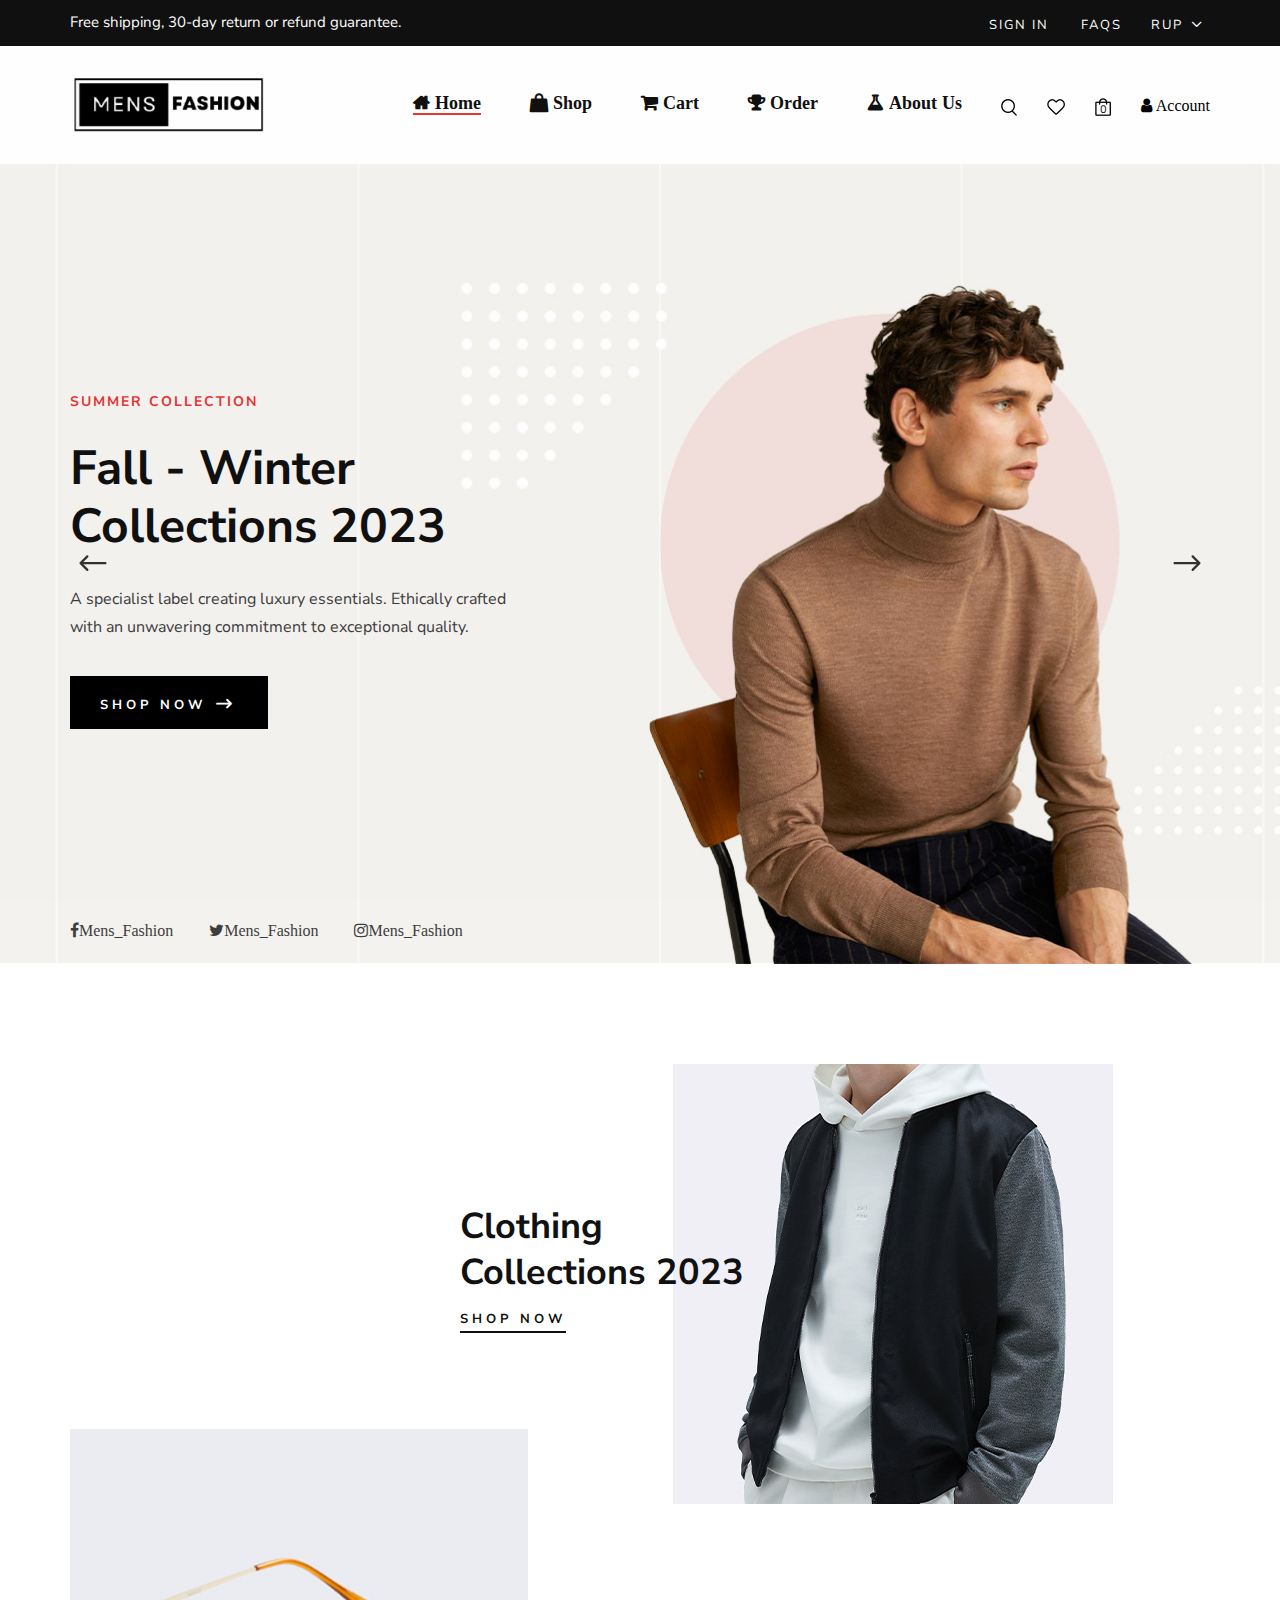
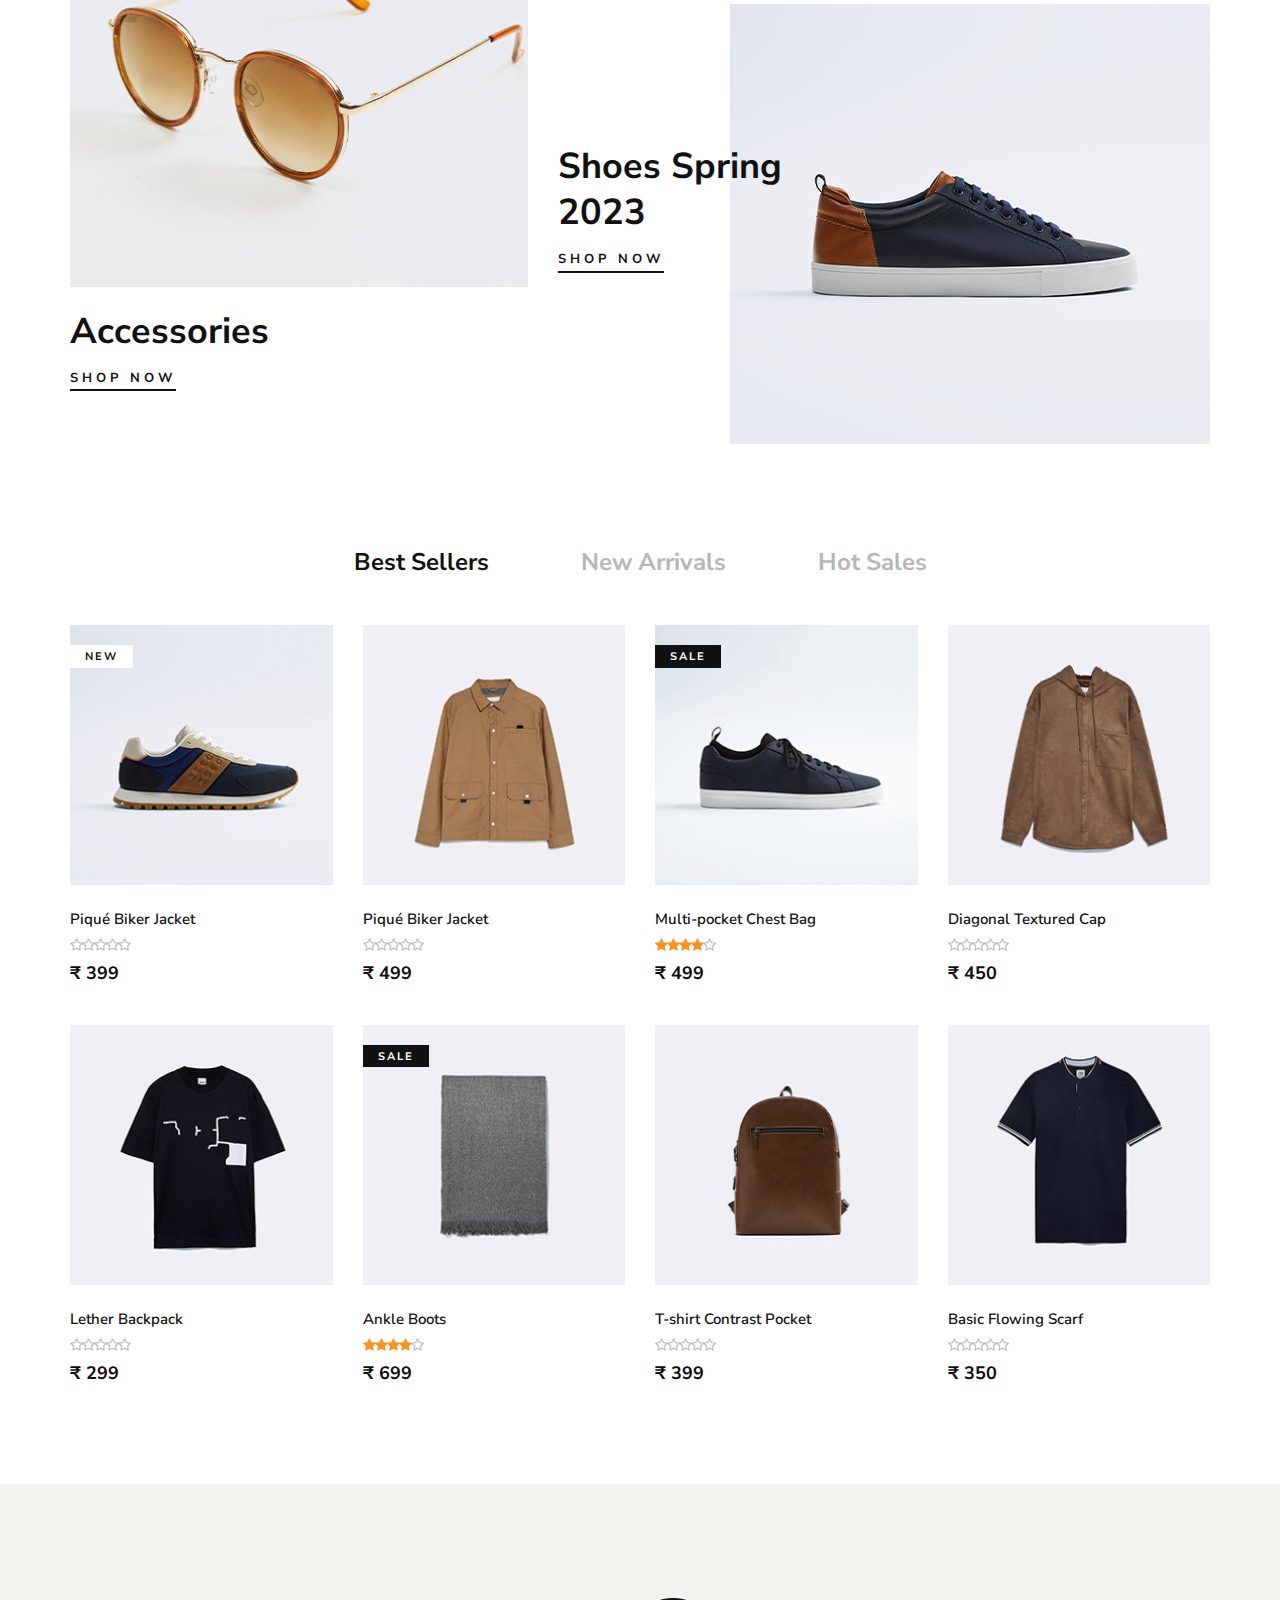
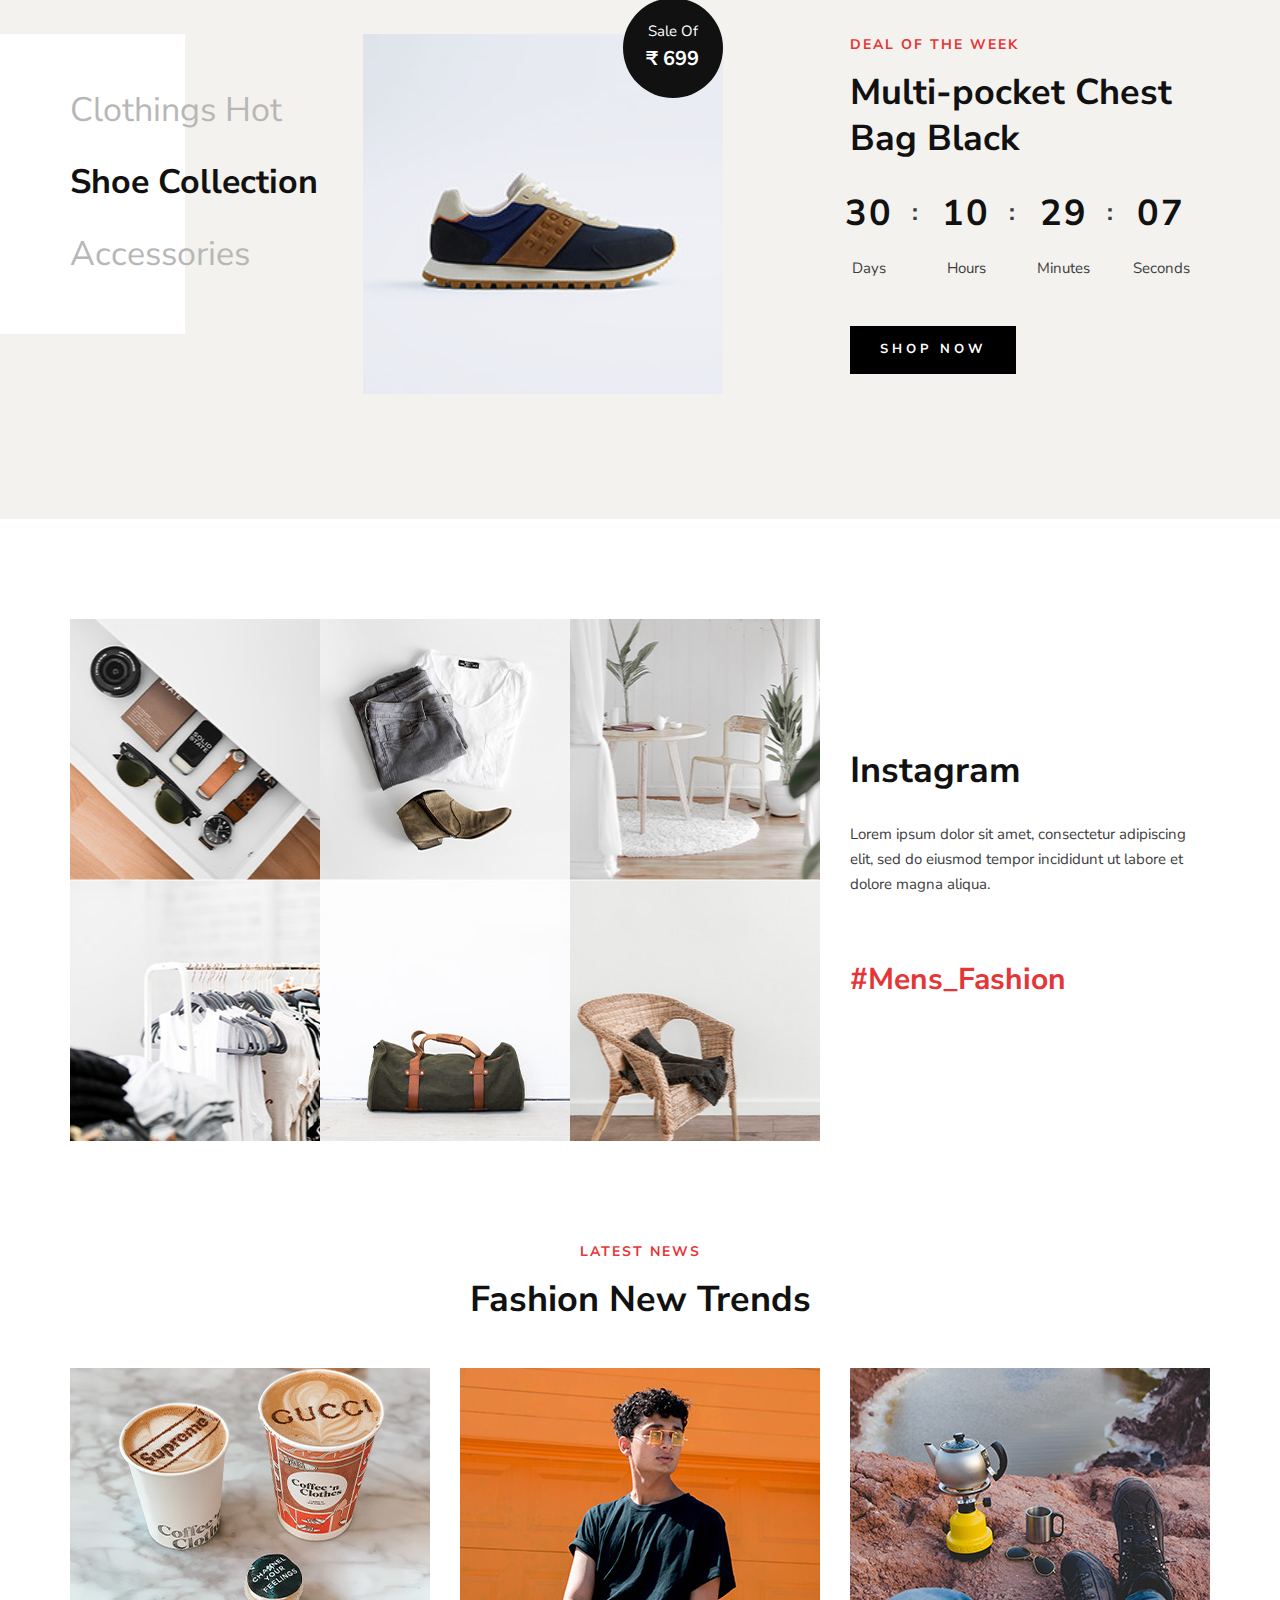
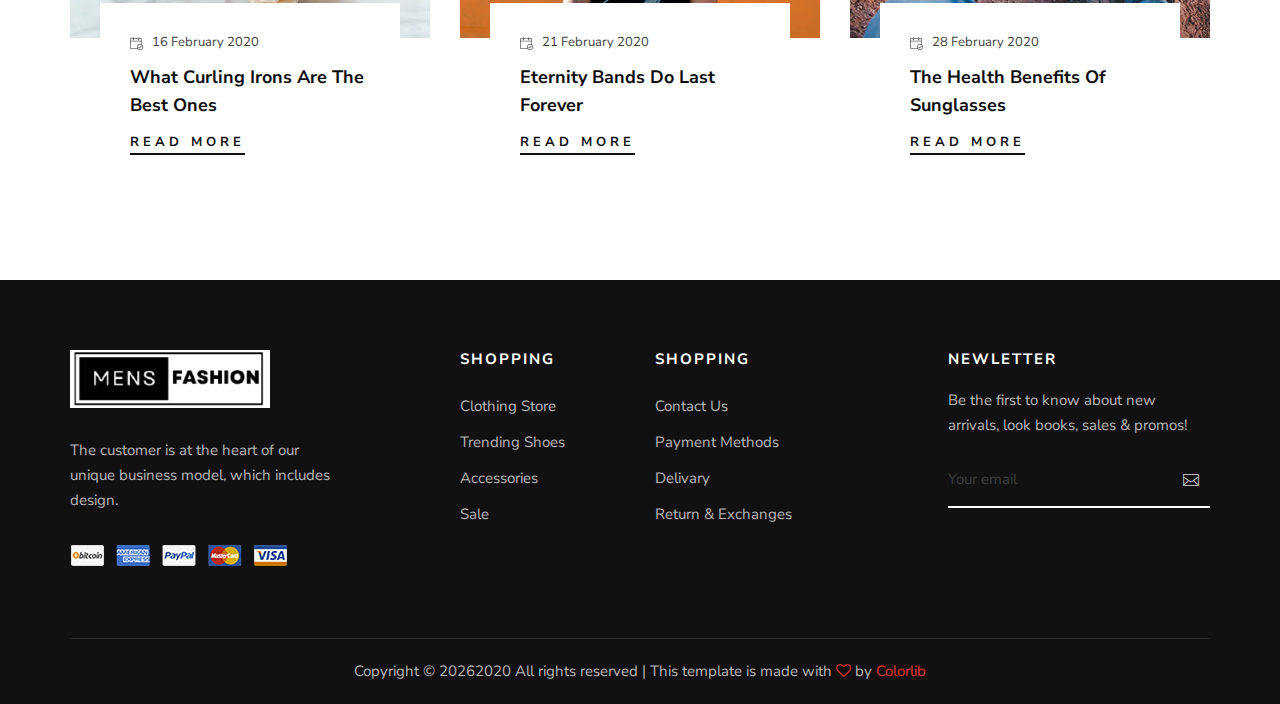
<file: index.html>
<!DOCTYPE html>
<html lang="zxx">

<head>
    <meta charset="UTF-8">
    <meta name="description" content="Male_Fashion Template">
    <meta name="keywords" content="Male_Fashion, unica, creative, html">
    <meta name="viewport" content="width=device-width, initial-scale=1.0">
    <meta http-equiv="X-UA-Compatible" content="ie=edge">
    <title>Male-Fashion | Template</title>

    <!-- Google Font -->
    <link href="https://fonts.googleapis.com/css2?family=Nunito+Sans:wght@300;400;600;700;800;900&display=swap"
    rel="stylesheet">

    <!-- Css Styles -->
    <link rel="stylesheet" href="css/bootstrap.min.css" type="text/css">
    <link rel="stylesheet" href="css/font-awesome.min.css" type="text/css">
    <link rel="stylesheet" href="css/elegant-icons.css" type="text/css">
    <link rel="stylesheet" href="css/magnific-popup.css" type="text/css">
    <link rel="stylesheet" href="css/nice-select.css" type="text/css">
    <link rel="stylesheet" href="css/owl.carousel.min.css" type="text/css">
    <link rel="stylesheet" href="css/slicknav.min.css" type="text/css">
    <link rel="stylesheet" href="css/style.css" type="text/css">
</head>

<body>
    <!-- Page Preloder -->
    <div id="preloder">
        <div class="loader"></div>
    </div>

    <!-- Offcanvas Menu Begin -->
    <div class="offcanvas-menu-overlay"></div>
    <div class="offcanvas-menu-wrapper">
        <div class="offcanvas__option">
            <div class="offcanvas__links">
                <a href="sign.html">Sign in</a>
                <a href="#">FAQs</a>
            </div>
            <div class="offcanvas__top__hover">
                <span>RUP <i class="arrow_carrot-down"></i></span>
                <ul>
                    <li>RUP</li>
                    <li>EUR</li>
                    <li>USD</li>
                </ul>
            </div>
        </div>
        <div class="offcanvas__nav__option">
            <a href="#" class="search-switch"><img src="img/icon/search.png" alt=""></a>
            <a href="#"><img src="img/icon/heart.png" alt=""></a>
            <a href="#"><img src="img/icon/cart.png" alt=""> <span>0</span></a>
            <div class="price">&#8377 0.00</div>
        </div>
        <div id="mobile-menu-wrap"></div>
        <div class="offcanvas__text">
            <p>Free shipping, 30-day return or refund guarantee.</p>
        </div>
    </div>
    <!-- Offcanvas Menu End -->

    <!-- Header Section Begin -->
    <header class="header">
        <div class="header__top">
            <div class="container">
                <div class="row">
                    <div class="col-lg-6 col-md-7">
                        <div class="header__top__left">
                            <p>Free shipping, 30-day return or refund guarantee.</p>
                        </div>
                    </div>
                    <div class="col-lg-6 col-md-5">
                        <div class="header__top__right">
                            <div class="header__top__links">
                                <a href="sign.html">Sign in</a>
                                <a href="#">FAQs</a>
                            </div>
                            <div class="header__top__hover">
                                <span>RUP <i class="arrow_carrot-down"></i></span>
                                <ul>
                                    <li>RUP</li>
                                    <li>EUR</li>
                                    <li>USD</li>
                                </ul>
                            </div>
                        </div>
                    </div>
                </div>
            </div>
        </div>
        <div class="container">
            <div class="row">
                <div class="col-lg-3 col-md-3">
                    <div class="header__logo">
                        <a href="./index.html"><img src="men.png" alt="men'World" ></a>
                    </div>
                </div>
                <div class="col-lg-6 col-md-6">
                    <nav class="header__menu mobile-menu" style="width:650PX; padding-top:45PX;">
                        <ul>
                            <li class="active"><a href="./index.html" class="fa fa-home"> Home</a></li>
                            <li><a href="./shop.html" class="fa fa-shopping-bag"> Shop</a></li>
                            <li ><a href="./shopping-cart.html"class="fa fa-shopping-cart"> Cart</a></li>
                          
                            <li><a href="./checkout.html" class="fa fa-trophy"> Order</a></li>
                            <li><a href="./about.html"class="fa fa-flask"> About Us</a></li>
                            
                        </ul>
                    </nav>
                </div>
                <div class="col-lg-3 col-md-3" style="padding-top: 18PX;">
                    <div class="header__nav__option">
                        <a href="shopping-cart.html" class="search-switch"><img src="img/icon/search.png" alt=""></a>
                        <a href="#"><img src="img/icon/heart.png" alt=""></a>
                        <a href="#"><img src="img/icon/cart.png" alt=""> <span>0</span></a>

                       <a href="sign.html" class="fa fa-user"style="Color:black; font: size 5px;">   Account</a>
                      
                    </div>
                </div>
            </div>
            <div class="canvas__open"><i class="fa fa-bars"></i></div>
        </div>
    </header>
    <!-- Header Section End -->

    <!-- Hero Section Begin -->
    <section class="hero">
        <div class="hero__slider owl-carousel">
            <div class="hero__items set-bg" data-setbg="img/hero/hero-1.jpg">
                <div class="container" >
                    <div class="row">
                        <div class="col-xl-5 col-lg-7 col-md-8">
                            <div class="hero__text">
                                <h6>Summer Collection</h6>
                                <h2>Fall - Winter Collections 2023</h2>
                                <p>A specialist label creating luxury essentials. Ethically crafted with an unwavering
                                commitment to exceptional quality.</p>
                                <a href="shop-details.html" class="primary-btn">Shop now <span class="arrow_right"></span></a>
                                <div class="hero__social">
                                    <a href="#"><i class="fa fa-facebook">Mens_Fashion</i></a>
                                    <a href="#"><i class="fa fa-twitter">Mens_Fashion</i></a>
                                    <a href="#"><i class="fa fa-instagram">Mens_Fashion</i></a>
                                </div>
                            </div>
                        </div>
                    </div>
                </div>
            </div>
            <div class="hero__items set-bg" data-setbg="img/hero/hero-2.jpg">
                <div class="container">
                    <div class="row">
                        <div class="col-xl-5 col-lg-7 col-md-8">
                            <div class="hero__text">
                                <h6>Summer Collection</h6>
                                <h2>Fall - Winter Collections 2030</h2>
                                <p>A specialist label creating luxury essentials. Ethically crafted with an unwavering
                                commitment to exceptional quality.</p>
                                <a href="shop-details.html" class="primary-btn">Shop now <span class="arrow_right"></span></a>
                                <div class="hero__social">
                                    <a href="#"><i class="fa fa-facebook">Mens_Fashion</i></a>
                                    <a href="#"><i class="fa fa-twitter">Mens_Fashion</i></a>
                                    <a href="#"><i class="fa fa-instagram">Mens_Fashion</i></a>
                                </div>
                            </div>
                        </div>
                    </div>
                </div>
            </div>
        </div>
    </section>
    <!-- Hero Section End -->

    <!-- Banner Section Begin -->
    <section class="banner spad">
        <div class="container">
            <div class="row">
                <div class="col-lg-7 offset-lg-4">
                    <div class="banner__item">
                        <div class="banner__item__pic">
                            <img src="img/banner/banner-1.jpg" alt="">
                        </div>
                        <div class="banner__item__text">
                            <h2>Clothing Collections 2023</h2>
                            <a href="shop.html">Shop now</a>
                        </div>
                    </div>
                </div>
                <div class="col-lg-5">
                    <div class="banner__item banner__item--middle">
                        <div class="banner__item__pic">
                            <img src="img/banner/banner-2.jpg" alt="">
                        </div>
                        <div class="banner__item__text">
                            <h2>Accessories</h2>
                            <a href="shop.html">Shop now</a>
                        </div>
                    </div>
                </div>
                <div class="col-lg-7">
                    <div class="banner__item banner__item--last">
                        <div class="banner__item__pic">
                            <img src="img/banner/banner-3.jpg" alt="">
                        </div>
                        <div class="banner__item__text">
                            <h2>Shoes Spring 2023</h2>
                            <a href="shop.html">Shop now</a>
                        </div>
                    </div>
                </div>
            </div>
        </div>
    </section>
    <!-- Banner Section End -->

    <!-- Product Section Begin -->
    <section class="product spad">
        <div class="container">
            <div class="row">
                <div class="col-lg-12">
                    <ul class="filter__controls">
                        <li class="active" data-filter="*">Best Sellers</li>
                        <li data-filter=".new-arrivals">New Arrivals</li>
                        <li data-filter=".hot-sales">Hot Sales</li>
                    </ul>
                </div>
            </div>
            <div class="row product__filter">
                <div class="col-lg-3 col-md-6 col-sm-6 col-md-6 col-sm-6 mix new-arrivals">
                    <div class="product__item">
                        <div class="product__item__pic set-bg" data-setbg="img/product/product-1.jpg">
                            <span class="label">New</span>
                            <ul class="product__hover">
                                <li><a href="#"><img src="img/icon/heart.png" alt=""></a></li>
                                <li><a href="#"><img src="img/icon/compare.png" alt=""> <span>Compare</span></a></li>
                                <li><a href="#"><img src="img/icon/search.png" alt=""></a></li>
                            </ul>
                        </div>
                        <div class="product__item__text">
                            <h6>Piqué Biker Jacket</h6>
                            <a href="#" class="add-cart">+ Add To Cart</a>
                            <div class="rating">
                                <i class="fa fa-star-o"></i>
                                <i class="fa fa-star-o"></i>
                                <i class="fa fa-star-o"></i>
                                <i class="fa fa-star-o"></i>
                                <i class="fa fa-star-o"></i>
                            </div>
                            <h5>&#8377 399</h5>
                            <div class="product__color__select">
                                <label for="pc-1">
                                    <input type="radio" id="pc-1">
                                </label>
                                <label class="active black" for="pc-2">
                                    <input type="radio" id="pc-2">
                                </label>
                                <label class="grey" for="pc-3">
                                    <input type="radio" id="pc-3">
                                </label>
                            </div>
                        </div>
                    </div>
                </div>
                <div class="col-lg-3 col-md-6 col-sm-6 col-md-6 col-sm-6 mix hot-sales">
                    <div class="product__item">
                        <div class="product__item__pic set-bg" data-setbg="img/product/product-2.jpg">
                            <ul class="product__hover">
                                <li><a href="#"><img src="img/icon/heart.png" alt=""></a></li>
                                <li><a href="#"><img src="img/icon/compare.png" alt=""> <span>Compare</span></a></li>
                                <li><a href="#"><img src="img/icon/search.png" alt=""></a></li>
                            </ul>
                        </div>
                        <div class="product__item__text">
                            <h6>Piqué Biker Jacket</h6>
                            <a href="#" class="add-cart">+ Add To Cart</a>
                            <div class="rating">
                                <i class="fa fa-star-o"></i>
                                <i class="fa fa-star-o"></i>
                                <i class="fa fa-star-o"></i>
                                <i class="fa fa-star-o"></i>
                                <i class="fa fa-star-o"></i>
                            </div>
                            <h5>&#8377 499</h5>
                            <div class="product__color__select">
                                <label for="pc-4">
                                    <input type="radio" id="pc-4">
                                </label>
                                <label class="active black" for="pc-5">
                                    <input type="radio" id="pc-5">
                                </label>
                                <label class="grey" for="pc-6">
                                    <input type="radio" id="pc-6">
                                </label>
                            </div>
                        </div>
                    </div>
                </div>
                <div class="col-lg-3 col-md-6 col-sm-6 col-md-6 col-sm-6 mix new-arrivals">
                    <div class="product__item sale">
                        <div class="product__item__pic set-bg" data-setbg="img/product/product-3.jpg">
                            <span class="label">Sale</span>
                            <ul class="product__hover">
                                <li><a href="#"><img src="img/icon/heart.png" alt=""></a></li>
                                <li><a href="#"><img src="img/icon/compare.png" alt=""> <span>Compare</span></a></li>
                                <li><a href="#"><img src="img/icon/search.png" alt=""></a></li>
                            </ul>
                        </div>
                        <div class="product__item__text">
                            <h6>Multi-pocket Chest Bag</h6>
                            <a href="#" class="add-cart">+ Add To Cart</a>
                            <div class="rating">
                                <i class="fa fa-star"></i>
                                <i class="fa fa-star"></i>
                                <i class="fa fa-star"></i>
                                <i class="fa fa-star"></i>
                                <i class="fa fa-star-o"></i>
                            </div>
                            <h5>&#8377 499</h5>
                            <div class="product__color__select">
                                <label for="pc-7">
                                    <input type="radio" id="pc-7">
                                </label>
                                <label class="active black" for="pc-8">
                                    <input type="radio" id="pc-8">
                                </label>
                                <label class="grey" for="pc-9">
                                    <input type="radio" id="pc-9">
                                </label>
                            </div>
                        </div>
                    </div>
                </div>
                <div class="col-lg-3 col-md-6 col-sm-6 col-md-6 col-sm-6 mix hot-sales">
                    <div class="product__item">
                        <div class="product__item__pic set-bg" data-setbg="img/product/product-4.jpg">
                            <ul class="product__hover">
                                <li><a href="#"><img src="img/icon/heart.png" alt=""></a></li>
                                <li><a href="#"><img src="img/icon/compare.png" alt=""> <span>Compare</span></a></li>
                                <li><a href="#"><img src="img/icon/search.png" alt=""></a></li>
                            </ul>
                        </div>
                        <div class="product__item__text">
                            <h6>Diagonal Textured Cap</h6>
                            <a href="#" class="add-cart">+ Add To Cart</a>
                            <div class="rating">
                                <i class="fa fa-star-o"></i>
                                <i class="fa fa-star-o"></i>
                                <i class="fa fa-star-o"></i>
                                <i class="fa fa-star-o"></i>
                                <i class="fa fa-star-o"></i>
                            </div>
                            <h5>&#8377 450</h5>
                            <div class="product__color__select">
                                <label for="pc-10">
                                    <input type="radio" id="pc-10">
                                </label>
                                <label class="active black" for="pc-11">
                                    <input type="radio" id="pc-11">
                                </label>
                                <label class="grey" for="pc-12">
                                    <input type="radio" id="pc-12">
                                </label>
                            </div>
                        </div>
                    </div>
                </div>
                <div class="col-lg-3 col-md-6 col-sm-6 col-md-6 col-sm-6 mix new-arrivals">
                    <div class="product__item">
                        <div class="product__item__pic set-bg" data-setbg="img/product/product-5.jpg">
                            <ul class="product__hover">
                                <li><a href="#"><img src="img/icon/heart.png" alt=""></a></li>
                                <li><a href="#"><img src="img/icon/compare.png" alt=""> <span>Compare</span></a></li>
                                <li><a href="#"><img src="img/icon/search.png" alt=""></a></li>
                            </ul>
                        </div>
                        <div class="product__item__text">
                            <h6>Lether Backpack</h6>
                            <a href="#" class="add-cart">+ Add To Cart</a>
                            <div class="rating">
                                <i class="fa fa-star-o"></i>
                                <i class="fa fa-star-o"></i>
                                <i class="fa fa-star-o"></i>
                                <i class="fa fa-star-o"></i>
                                <i class="fa fa-star-o"></i>
                            </div>
                            <h5>&#8377 299</h5>
                            <div class="product__color__select">
                                <label for="pc-13">
                                    <input type="radio" id="pc-13">
                                </label>
                                <label class="active black" for="pc-14">
                                    <input type="radio" id="pc-14">
                                </label>
                                <label class="grey" for="pc-15">
                                    <input type="radio" id="pc-15">
                                </label>
                            </div>
                        </div>
                    </div>
                </div>
                <div class="col-lg-3 col-md-6 col-sm-6 col-md-6 col-sm-6 mix hot-sales">
                    <div class="product__item sale">
                        <div class="product__item__pic set-bg" data-setbg="img/product/product-6.jpg">
                            <span class="label">Sale</span>
                            <ul class="product__hover">
                                <li><a href="#"><img src="img/icon/heart.png" alt=""></a></li>
                                <li><a href="#"><img src="img/icon/compare.png" alt=""> <span>Compare</span></a></li>
                                <li><a href="#"><img src="img/icon/search.png" alt=""></a></li>
                            </ul>
                        </div>
                        <div class="product__item__text">
                            <h6>Ankle Boots</h6>
                            <a href="#" class="add-cart">+ Add To Cart</a>
                            <div class="rating">
                                <i class="fa fa-star"></i>
                                <i class="fa fa-star"></i>
                                <i class="fa fa-star"></i>
                                <i class="fa fa-star"></i>
                                <i class="fa fa-star-o"></i>
                            </div>
                            <h5>&#8377 699</h5>
                            <div class="product__color__select">
                                <label for="pc-16">
                                    <input type="radio" id="pc-16">
                                </label>
                                <label class="active black" for="pc-17">
                                    <input type="radio" id="pc-17">
                                </label>
                                <label class="grey" for="pc-18">
                                    <input type="radio" id="pc-18">
                                </label>
                            </div>
                        </div>
                    </div>
                </div>
                <div class="col-lg-3 col-md-6 col-sm-6 col-md-6 col-sm-6 mix new-arrivals">
                    <div class="product__item">
                        <div class="product__item__pic set-bg" data-setbg="img/product/product-7.jpg">
                            <ul class="product__hover">
                                <li><a href="#"><img src="img/icon/heart.png" alt=""></a></li>
                                <li><a href="#"><img src="img/icon/compare.png" alt=""> <span>Compare</span></a></li>
                                <li><a href="#"><img src="img/icon/search.png" alt=""></a></li>
                            </ul>
                        </div>
                        <div class="product__item__text">
                            <h6>T-shirt Contrast Pocket</h6>
                            <a href="#" class="add-cart">+ Add To Cart</a>
                            <div class="rating">
                                <i class="fa fa-star-o"></i>
                                <i class="fa fa-star-o"></i>
                                <i class="fa fa-star-o"></i>
                                <i class="fa fa-star-o"></i>
                                <i class="fa fa-star-o"></i>
                            </div>
                            <h5>&#8377 399</h5>
                            <div class="product__color__select">
                                <label for="pc-19">
                                    <input type="radio" id="pc-19">
                                </label>
                                <label class="active black" for="pc-20">
                                    <input type="radio" id="pc-20">
                                </label>
                                <label class="grey" for="pc-21">
                                    <input type="radio" id="pc-21">
                                </label>
                            </div>
                        </div>
                    </div>
                </div>
                <div class="col-lg-3 col-md-6 col-sm-6 col-md-6 col-sm-6 mix hot-sales">
                    <div class="product__item">
                        <div class="product__item__pic set-bg" data-setbg="img/product/product-8.jpg">
                            <ul class="product__hover">
                                <li><a href="#"><img src="img/icon/heart.png" alt=""></a></li>
                                <li><a href="#"><img src="img/icon/compare.png" alt=""> <span>Compare</span></a></li>
                                <li><a href="#"><img src="img/icon/search.png" alt=""></a></li>
                            </ul>
                        </div>
                        <div class="product__item__text">
                            <h6>Basic Flowing Scarf</h6>
                            <a href="#" class="add-cart">+ Add To Cart</a>
                            <div class="rating">
                                <i class="fa fa-star-o"></i>
                                <i class="fa fa-star-o"></i>
                                <i class="fa fa-star-o"></i>
                                <i class="fa fa-star-o"></i>
                                <i class="fa fa-star-o"></i>
                            </div>
                            <h5>&#8377 350</h5>
                            <div class="product__color__select">
                                <label for="pc-22">
                                    <input type="radio" id="pc-22">
                                </label>
                                <label class="active black" for="pc-23">
                                    <input type="radio" id="pc-23">
                                </label>
                                <label class="grey" for="pc-24">
                                    <input type="radio" id="pc-24">
                                </label>
                            </div>
                        </div>
                    </div>
                </div>
            </div>
        </div>
    </section>
    <!-- Product Section End -->

    <!-- Categories Section Begin -->
    <section class="categories spad">
        <div class="container">
            <div class="row">
                <div class="col-lg-3">
                    <div class="categories__text">
                        <h2>Clothings Hot <br /> <span>Shoe Collection</span> <br /> Accessories</h2>
                    </div>
                </div>
                <div class="col-lg-4">
                    <div class="categories__hot__deal">
                        <img src="img/product/product-1.jpg" alt="">
                        <div class="hot__deal__sticker">
                            <span>Sale Of</span>
                            <h5> &#8377 699</h5>
                        </div>
                    </div>
                </div>
                <div class="col-lg-4 offset-lg-1">
                    <div class="categories__deal__countdown">
                        <span>Deal Of The Week</span>
                        <h2>Multi-pocket Chest Bag Black</h2>
                        <div class="categories__deal__countdown__timer" id="countdown">
                            <div class="cd-item">
                                <span>3</span>
                                <p>Days</p>
                            </div>
                            <div class="cd-item">
                                <span>1</span>
                                <p>Hours</p>
                            </div>
                            <div class="cd-item">
                                <span>50</span>
                                <p>Minutes</p>
                            </div>
                            <div class="cd-item">
                                <span>18</span>
                                <p>Seconds</p>
                            </div>
                        </div>
                        <a href="#" class="primary-btn">Shop now</a>
                    </div>
                </div>
            </div>
        </div>
    </section>
    <!-- Categories Section End -->

    <!-- Instagram Section Begin -->
    <section class="instagram spad">
        <div class="container">
            <div class="row">
                <div class="col-lg-8">
                    <div class="instagram__pic">
                        <div class="instagram__pic__item set-bg" data-setbg="img/instagram/instagram-1.jpg"></div>
                        <div class="instagram__pic__item set-bg" data-setbg="img/instagram/instagram-2.jpg"></div>
                        <div class="instagram__pic__item set-bg" data-setbg="img/instagram/instagram-3.jpg"></div>
                        <div class="instagram__pic__item set-bg" data-setbg="img/instagram/instagram-4.jpg"></div>
                        <div class="instagram__pic__item set-bg" data-setbg="img/instagram/instagram-5.jpg"></div>
                        <div class="instagram__pic__item set-bg" data-setbg="img/instagram/instagram-6.jpg"></div>
                    </div>
                </div>
                <div class="col-lg-4">
                    <div class="instagram__text">
                        <h2>Instagram</h2>
                        <p>Lorem ipsum dolor sit amet, consectetur adipiscing elit, sed do eiusmod tempor incididunt ut
                        labore et dolore magna aliqua.</p>
                        <h3>#Mens_Fashion</h3>
                    </div>
                </div>
            </div>
        </div>
    </section>
    <!-- Instagram Section End -->

    <!-- Latest Blog Section Begin -->
    <section class="latest spad">
        <div class="container">
            <div class="row">
                <div class="col-lg-12">
                    <div class="section-title">
                        <span>Latest News</span>
                        <h2>Fashion New Trends</h2>
                    </div>
                </div>
            </div>
            <div class="row">
                <div class="col-lg-4 col-md-6 col-sm-6">
                    <div class="blog__item">
                        <div class="blog__item__pic set-bg" data-setbg="img/blog/blog-1.jpg"></div>
                        <div class="blog__item__text">
                            <span><img src="img/icon/calendar.png" alt=""> 16 February 2020</span>
                            <h5>What Curling Irons Are The Best Ones</h5>
                            <a href="#">Read More</a>
                        </div>
                    </div>
                </div>
                <div class="col-lg-4 col-md-6 col-sm-6">
                    <div class="blog__item">
                        <div class="blog__item__pic set-bg" data-setbg="img/blog/blog-2.jpg"></div>
                        <div class="blog__item__text">
                            <span><img src="img/icon/calendar.png" alt=""> 21 February 2020</span>
                            <h5>Eternity Bands Do Last Forever</h5>
                            <a href="#">Read More</a>
                        </div>
                    </div>
                </div>
                <div class="col-lg-4 col-md-6 col-sm-6">
                    <div class="blog__item">
                        <div class="blog__item__pic set-bg" data-setbg="img/blog/blog-3.jpg"></div>
                        <div class="blog__item__text">
                            <span><img src="img/icon/calendar.png" alt=""> 28 February 2020</span>
                            <h5>The Health Benefits Of Sunglasses</h5>
                            <a href="#">Read More</a>
                        </div>
                    </div>
                </div>
            </div>
        </div>
    </section>
    <!-- Latest Blog Section End -->

    <!-- Footer Section Begin -->
    <footer class="footer">
        <div class="container">
            <div class="row">
                <div class="col-lg-3 col-md-6 col-sm-6">
                    <div class="footer__about">
                        <div class="footer__logo">
                            <a href="#"><img src="men.png" alt=""></a>
                        </div>
                        <p>The customer is at the heart of our unique business model, which includes design.</p>
                        <a href="#"><img src="img/payment.png" alt=""></a>
                    </div>
                </div>
                <div class="col-lg-2 offset-lg-1 col-md-3 col-sm-6">
                    <div class="footer__widget">
                        <h6>Shopping</h6>
                        <ul>
                            <li><a href="#">Clothing Store</a></li>
                            <li><a href="#">Trending Shoes</a></li>
                            <li><a href="#">Accessories</a></li>
                            <li><a href="#">Sale</a></li>
                        </ul>
                    </div>
                </div>
                <div class="col-lg-2 col-md-3 col-sm-6">
                    <div class="footer__widget">
                        <h6>Shopping</h6>
                        <ul>
                            <li><a href="#">Contact Us</a></li>
                            <li><a href="#">Payment Methods</a></li>
                            <li><a href="#">Delivary</a></li>
                            <li><a href="#">Return & Exchanges</a></li>
                        </ul>
                    </div>
                </div>
                <div class="col-lg-3 offset-lg-1 col-md-6 col-sm-6">
                    <div class="footer__widget">
                        <h6>NewLetter</h6>
                        <div class="footer__newslatter">
                            <p>Be the first to know about new arrivals, look books, sales & promos!</p>
                            <form action="#">
                                <input type="text" placeholder="Your email">
                                <button type="submit"><span class="icon_mail_alt"></span></button>
                            </form>
                        </div>
                    </div>
                </div>
            </div>
            <div class="row">
                <div class="col-lg-12 text-center">
                    <div class="footer__copyright__text">
                        <!-- Link back to Colorlib can't be removed. Template is licensed under CC BY 3.0. -->
                        <p>Copyright ©
                            <script>
                                document.write(new Date().getFullYear());
                            </script>2020
                            All rights reserved | This template is made with <i class="fa fa-heart-o"
                            aria-hidden="true"></i> by <a href="https://colorlib.com" target="_blank">Colorlib</a>
                        </p>
                        <!-- Link back to Colorlib can't be removed. Template is licensed under CC BY 3.0. -->
                    </div>
                </div>
            </div>
        </div>
    </footer>
    <!-- Footer Section End -->

    <!-- Search Begin -->
    <div class="search-model">
        <div class="h-100 d-flex align-items-center justify-content-center">
            <div class="search-close-switch">+</div>
            <form class="search-model-form">
                <input type="text" id="search-input" placeholder="Search here.....">
            </form>
        </div>
    </div>
    <!-- Search End -->

    <!-- Js Plugins -->
    <script src="js/jquery-3.3.1.min.js"></script>
    <script src="js/bootstrap.min.js"></script>
    <script src="js/jquery.nice-select.min.js"></script>
    <script src="js/jquery.nicescroll.min.js"></script>
    <script src="js/jquery.magnific-popup.min.js"></script>
    <script src="js/jquery.countdown.min.js"></script>
    <script src="js/jquery.slicknav.js"></script>
    <script src="js/mixitup.min.js"></script>
    <script src="js/owl.carousel.min.js"></script>
    <script src="js/main.js"></script>
</body>

</html>
</file>
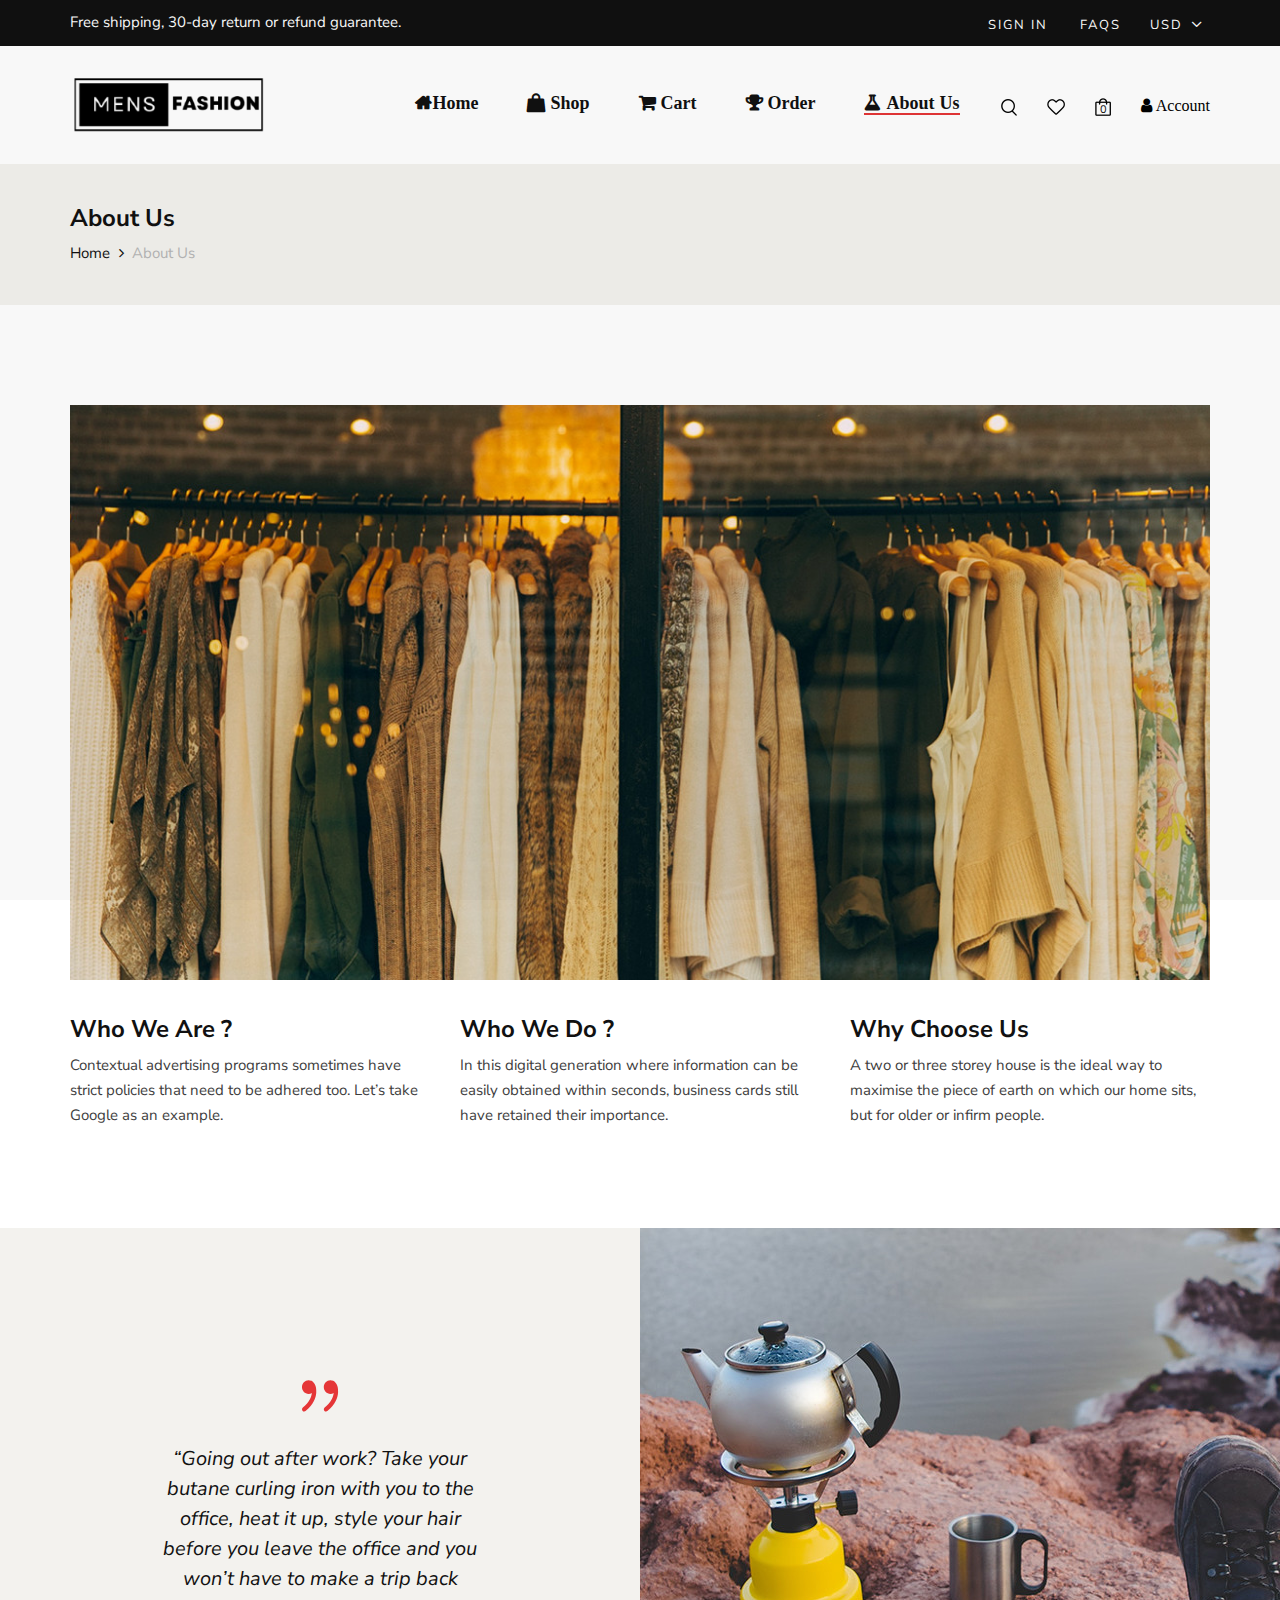
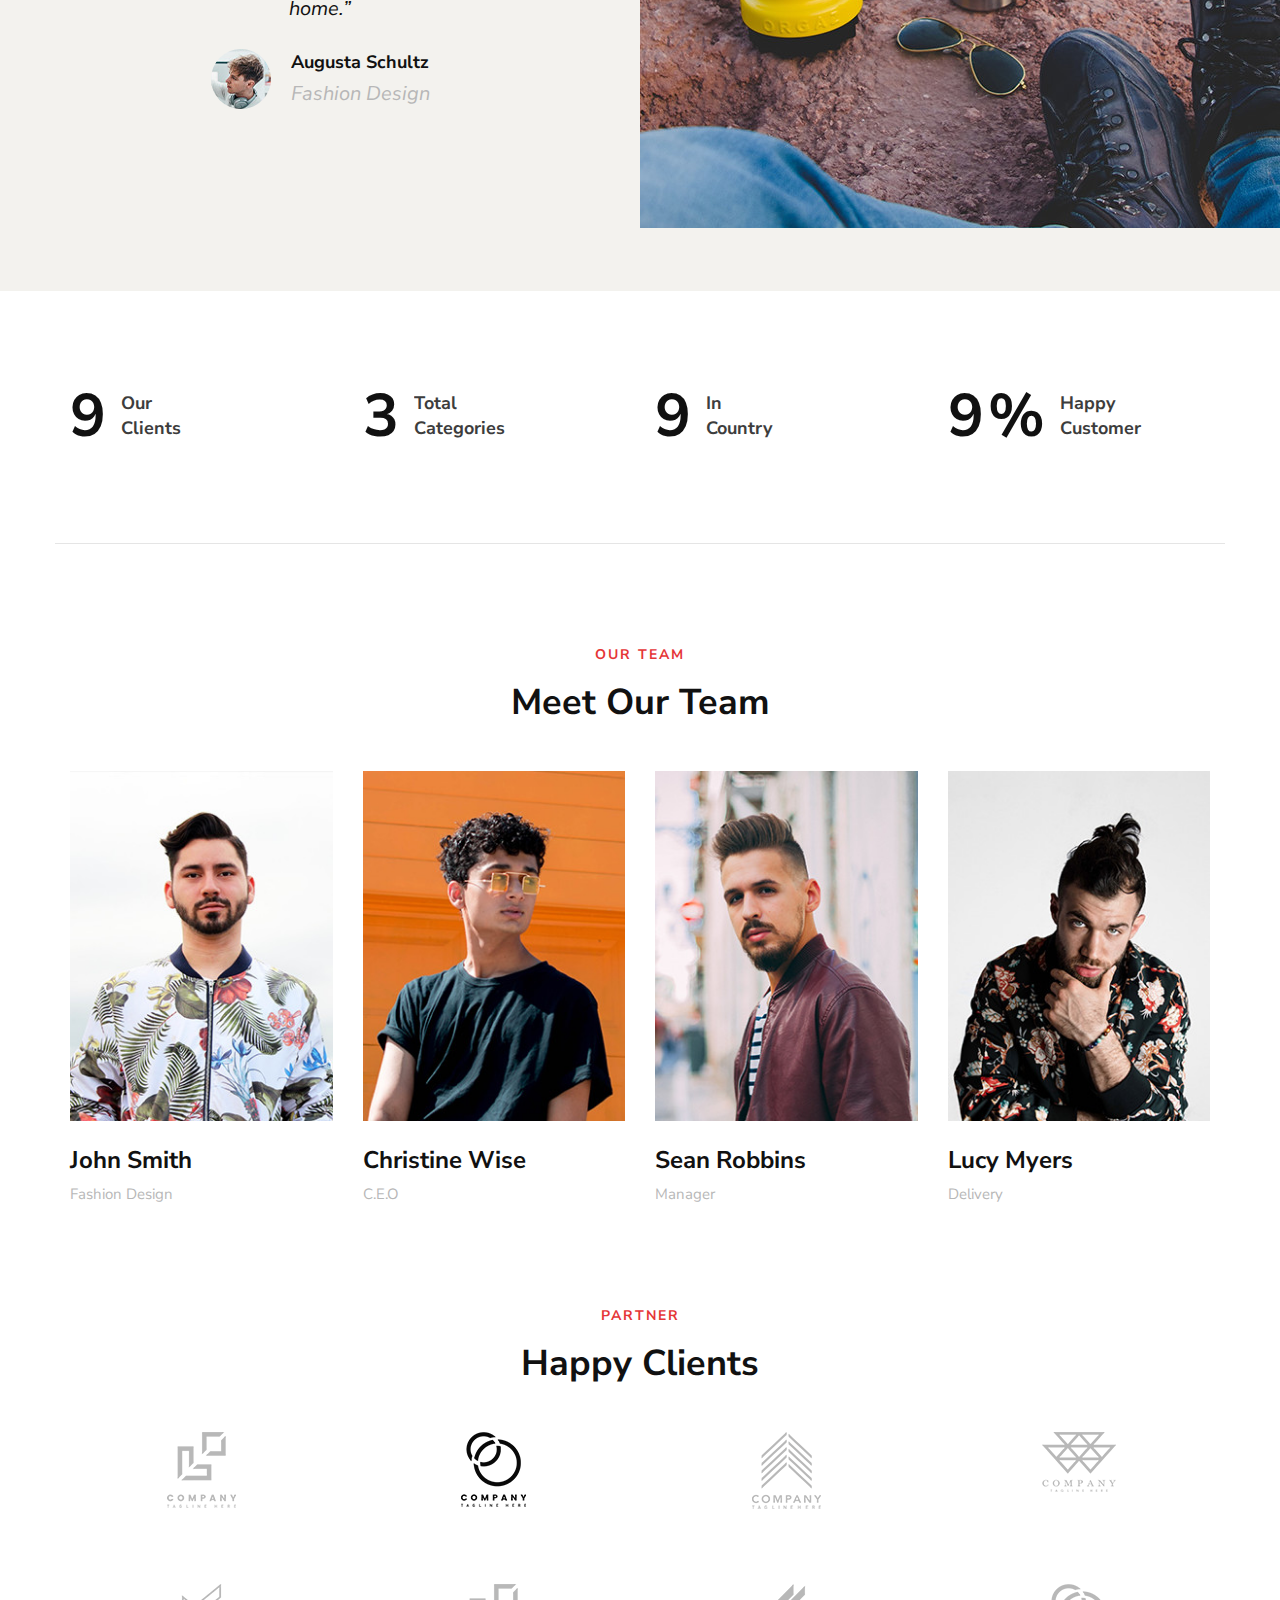
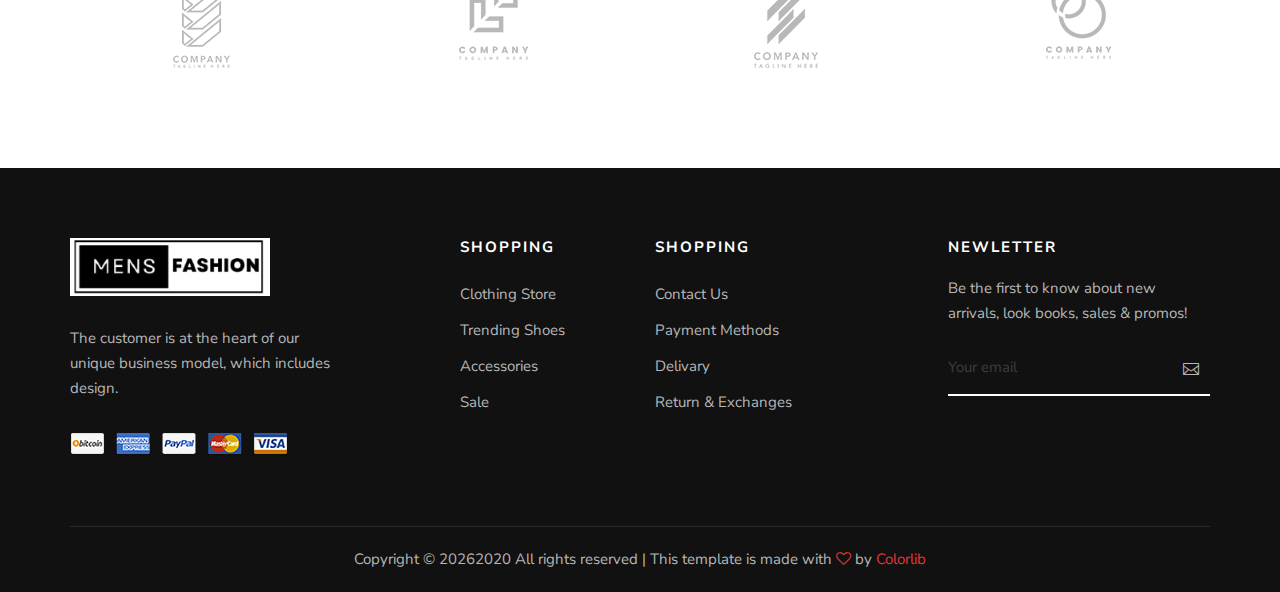
<file: about.html>
<!DOCTYPE html>
<html lang="zxx">

<head>
    <meta charset="UTF-8">
    <meta name="description" content="Male_Fashion Template">
    <meta name="keywords" content="Male_Fashion, unica, creative, html">
    <meta name="viewport" content="width=device-width, initial-scale=1.0">
    <meta http-equiv="X-UA-Compatible" content="ie=edge">
    <title>Male-Fashion | Template</title>

    <!-- Google Font -->
    <link href="https://fonts.googleapis.com/css2?family=Nunito+Sans:wght@300;400;600;700;800;900&display=swap"
    rel="stylesheet">

    <!-- Css Styles -->
    <link rel="stylesheet" href="css/bootstrap.min.css" type="text/css">
    <link rel="stylesheet" href="css/font-awesome.min.css" type="text/css">
    <link rel="stylesheet" href="css/elegant-icons.css" type="text/css">
    <link rel="stylesheet" href="css/magnific-popup.css" type="text/css">
    <link rel="stylesheet" href="css/nice-select.css" type="text/css">
    <link rel="stylesheet" href="css/owl.carousel.min.css" type="text/css">
    <link rel="stylesheet" href="css/slicknav.min.css" type="text/css">
    <link rel="stylesheet" href="css/style.css" type="text/css">
</head>

<body>
    <!-- Page Preloder -->
    <div id="preloder">
        <div class="loader"></div>
    </div>

    <!-- Offcanvas Menu Begin -->
    <div class="offcanvas-menu-overlay"></div>
    <div class="offcanvas-menu-wrapper">
        <div class="offcanvas__option">
            <div class="offcanvas__links">
                <a href="sign.html">Sign in</a>
                <a href="#">FAQs</a>
            </div>
            <div class="offcanvas__top__hover">
                <span>Usd <i class="arrow_carrot-down"></i></span>
                <ul>
                    <li>USD</li>
                    <li>EUR</li>
                    <li>USD</li>
                </ul>
            </div>
        </div>
        <div class="offcanvas__nav__option">
            <a href="#" class="search-switch"><img src="img/icon/search.png" alt=""></a>
            <a href="#"><img src="img/icon/heart.png" alt=""></a>
            <a href="#"><img src="img/icon/cart.png" alt=""> <span>0</span></a>
            <div class="price">&#8377 0.00</div>
        </div>
        <div id="mobile-menu-wrap"></div>
        <div class="offcanvas__text">
            <p>Free shipping, 30-day return or refund guarantee.</p>
        </div>
    </div>
    <!-- Offcanvas Menu End -->

    <!-- Header Section Begin -->
    <header class="header">
        <div class="header__top">
            <div class="container">
                <div class="row">
                    <div class="col-lg-6 col-md-7">
                        <div class="header__top__left">
                            <p>Free shipping, 30-day return or refund guarantee.</p>
                        </div>
                    </div>
                    <div class="col-lg-6 col-md-5">
                        <div class="header__top__right">
                            <div class="header__top__links">
                                <a href="sign.html">Sign in</a>
                                <a href="#">FAQs</a>
                            </div>
                            <div class="header__top__hover">
                                <span>Usd <i class="arrow_carrot-down"></i></span>
                                <ul>
                                    <li>USD</li>
                                    <li>EUR</li>
                                    <li>USD</li>
                                </ul>
                            </div>
                        </div>
                    </div>
                </div>
            </div>
        </div>
        <div class="container">
            <div class="row">
                <div class="col-lg-3 col-md-3">
                    <div class="header__logo">
                        <a href="./index.html"><img src="men.png" alt=""></a>
                    </div>
                </div>
                <div class="col-lg-6 col-md-6">
                    <nav class="header__menu mobile-menu"style="width:650PX; padding-top:45PX;">
                        <ul>
                            <li><a href="./index.html" class="fa fa-home">Home</a></li>
                            <li><a href="./shop.html" class="fa fa-shopping-bag" > Shop</a></li>
                            <li><a href="./shopping-cart.html"class="fa fa-shopping-cart"> Cart</a></li>
                            
                            <li><a href="./checkout.html" class="fa fa-trophy" > Order</a></li>
                            <li class="active"><a href="./about.html"class="fa fa-flask"> About Us</a></li>
                          
                        </ul>
                    </nav>
                </div>
                <div class="col-lg-3 col-md-3" style="padding-top: 18PX;">
                    <div class="header__nav__option">
                        <a href="shopping-cart.html" class="search-switch"><img src="img/icon/search.png" alt=""></a>
                        <a href="#"><img src="img/icon/heart.png" alt=""></a>
                        <a href="#"><img src="img/icon/cart.png" alt=""> <span>0</span></a>

                       <a href="sign.html" class="fa fa-user"style="Color:black; font: size 5px;">   Account</a>
                      
                    </div>
                </div>
            </div>
            <div class="canvas__open"><i class="fa fa-bars"></i></div>
        </div>
    </header>
    <!-- Header Section End -->

    <!-- Breadcrumb Section Begin -->
    <section class="breadcrumb-option">
        <div class="container">
            <div class="row">
                <div class="col-lg-12">
                    <div class="breadcrumb__text">
                        <h4>About Us</h4>
                        <div class="breadcrumb__links">
                            <a href="./index.html">Home</a>
                            <span>About Us</span>
                        </div>
                    </div>
                </div>
            </div>
        </div>
    </section>
    <!-- Breadcrumb Section End -->

    <!-- About Section Begin -->
    <section class="about spad">
        <div class="container">
            <div class="row">
                <div class="col-lg-12">
                    <div class="about__pic">
                        <img src="img/about/about-us.jpg" alt="">
                    </div>
                </div>
            </div>
            <div class="row">
                <div class="col-lg-4 col-md-4 col-sm-6">
                    <div class="about__item">
                        <h4>Who We Are ?</h4>
                        <p>Contextual advertising programs sometimes have strict policies that need to be adhered too.
                        Let’s take Google as an example.</p>
                    </div>
                </div>
                <div class="col-lg-4 col-md-4 col-sm-6">
                    <div class="about__item">
                        <h4>Who We Do ?</h4>
                        <p>In this digital generation where information can be easily obtained within seconds, business
                        cards still have retained their importance.</p>
                    </div>
                </div>
                <div class="col-lg-4 col-md-4 col-sm-6">
                    <div class="about__item">
                        <h4>Why Choose Us</h4>
                        <p>A two or three storey house is the ideal way to maximise the piece of earth on which our home
                        sits, but for older or infirm people.</p>
                    </div>
                </div>
            </div>
        </div>
    </section>
    <!-- About Section End -->

    <!-- Testimonial Section Begin -->
    <section class="testimonial">
        <div class="container-fluid">
            <div class="row">
                <div class="col-lg-6 p-0">
                    <div class="testimonial__text">
                        <span class="icon_quotations"></span>
                        <p>“Going out after work? Take your butane curling iron with you to the office, heat it up,
                            style your hair before you leave the office and you won’t have to make a trip back home.”
                        </p>
                        <div class="testimonial__author">
                            <div class="testimonial__author__pic">
                                <img src="img/about/testimonial-author.jpg" alt="">
                            </div>
                            <div class="testimonial__author__text">
                                <h5>Augusta Schultz</h5>
                                <p>Fashion Design</p>
                            </div>
                        </div>
                    </div>
                </div>
                <div class="col-lg-6 p-0">
                    <div class="testimonial__pic set-bg" data-setbg="img/about/testimonial-pic.jpg"></div>
                </div>
            </div>
        </div>
    </section>
    <!-- Testimonial Section End -->

    <!-- Counter Section Begin -->
    <section class="counter spad">
        <div class="container">
            <div class="row">
                <div class="col-lg-3 col-md-6 col-sm-6">
                    <div class="counter__item">
                        <div class="counter__item__number">
                            <h2 class="cn_num">102</h2>
                        </div>
                        <span>Our <br />Clients</span>
                    </div>
                </div>
                <div class="col-lg-3 col-md-6 col-sm-6">
                    <div class="counter__item">
                        <div class="counter__item__number">
                            <h2 class="cn_num">30</h2>
                        </div>
                        <span>Total <br />Categories</span>
                    </div>
                </div>
                <div class="col-lg-3 col-md-6 col-sm-6">
                    <div class="counter__item">
                        <div class="counter__item__number">
                            <h2 class="cn_num">102</h2>
                        </div>
                        <span>In <br />Country</span>
                    </div>
                </div>
                <div class="col-lg-3 col-md-6 col-sm-6">
                    <div class="counter__item">
                        <div class="counter__item__number">
                            <h2 class="cn_num">98</h2>
                            <strong>%</strong>
                        </div>
                        <span>Happy <br />Customer</span>
                    </div>
                </div>
            </div>
        </div>
    </section>
    <!-- Counter Section End -->

    <!-- Team Section Begin -->
    <section class="team spad">
        <div class="container">
            <div class="row">
                <div class="col-lg-12">
                    <div class="section-title">
                        <span>Our Team</span>
                        <h2>Meet Our Team</h2>
                    </div>
                </div>
            </div>
            <div class="row">
                <div class="col-lg-3 col-md-6 col-sm-6">
                    <div class="team__item">
                        <img src="img/about/team-1.jpg" alt="">
                        <h4>John Smith</h4>
                        <span>Fashion Design</span>
                    </div>
                </div>
                <div class="col-lg-3 col-md-6 col-sm-6">
                    <div class="team__item">
                        <img src="img/about/team-2.jpg" alt="">
                        <h4>Christine Wise</h4>
                        <span>C.E.O</span>
                    </div>
                </div>
                <div class="col-lg-3 col-md-6 col-sm-6">
                    <div class="team__item">
                        <img src="img/about/team-3.jpg" alt="">
                        <h4>Sean Robbins</h4>
                        <span>Manager</span>
                    </div>
                </div>
                <div class="col-lg-3 col-md-6 col-sm-6">
                    <div class="team__item">
                        <img src="img/about/team-4.jpg" alt="">
                        <h4>Lucy Myers</h4>
                        <span>Delivery</span>
                    </div>
                </div>
            </div>
        </div>
    </section>
    <!-- Team Section End -->

    <!-- Client Section Begin -->
    <section class="clients spad">
        <div class="container">
            <div class="row">
                <div class="col-lg-12">
                    <div class="section-title">
                        <span>Partner</span>
                        <h2>Happy Clients</h2>
                    </div>
                </div>
            </div>
            <div class="row">
                <div class="col-lg-3 col-md-4 col-sm-4 col-6">
                    <a href="#" class="client__item"><img src="img/clients/client-1.png" alt=""></a>
                </div>
                <div class="col-lg-3 col-md-4 col-sm-4 col-6">
                    <a href="#" class="client__item"><img src="img/clients/client-2.png" alt=""></a>
                </div>
                <div class="col-lg-3 col-md-4 col-sm-4 col-6">
                    <a href="#" class="client__item"><img src="img/clients/client-3.png" alt=""></a>
                </div>
                <div class="col-lg-3 col-md-4 col-sm-4 col-6">
                    <a href="#" class="client__item"><img src="img/clients/client-4.png" alt=""></a>
                </div>
                <div class="col-lg-3 col-md-4 col-sm-4 col-6">
                    <a href="#" class="client__item"><img src="img/clients/client-5.png" alt=""></a>
                </div>
                <div class="col-lg-3 col-md-4 col-sm-4 col-6">
                    <a href="#" class="client__item"><img src="img/clients/client-6.png" alt=""></a>
                </div>
                <div class="col-lg-3 col-md-4 col-sm-4 col-6">
                    <a href="#" class="client__item"><img src="img/clients/client-7.png" alt=""></a>
                </div>
                <div class="col-lg-3 col-md-4 col-sm-4 col-6">
                    <a href="#" class="client__item"><img src="img/clients/client-8.png" alt=""></a>
                </div>
            </div>
        </div>
    </section>
    <!-- Client Section End -->

    <!-- Footer Section Begin -->
    <footer class="footer">
        <div class="container">
            <div class="row">
                <div class="col-lg-3 col-md-6 col-sm-6">
                    <div class="footer__about">
                        <div class="footer__logo">
                            <a href="#"><img src="men.png" alt=""></a>
                        </div>
                        <p>The customer is at the heart of our unique business model, which includes design.</p>
                        <a href="#"><img src="img/payment.png" alt=""></a>
                    </div>
                </div>
                <div class="col-lg-2 offset-lg-1 col-md-3 col-sm-6">
                    <div class="footer__widget">
                        <h6>Shopping</h6>
                        <ul>
                            <li><a href="#">Clothing Store</a></li>
                            <li><a href="#">Trending Shoes</a></li>
                            <li><a href="#">Accessories</a></li>
                            <li><a href="#">Sale</a></li>
                        </ul>
                    </div>
                </div>
                <div class="col-lg-2 col-md-3 col-sm-6">
                    <div class="footer__widget">
                        <h6>Shopping</h6>
                        <ul>
                            <li><a href="#">Contact Us</a></li>
                            <li><a href="#">Payment Methods</a></li>
                            <li><a href="#">Delivary</a></li>
                            <li><a href="#">Return & Exchanges</a></li>
                        </ul>
                    </div>
                </div>
                <div class="col-lg-3 offset-lg-1 col-md-6 col-sm-6">
                    <div class="footer__widget">
                        <h6>NewLetter</h6>
                        <div class="footer__newslatter">
                            <p>Be the first to know about new arrivals, look books, sales & promos!</p>
                            <form action="#">
                                <input type="text" placeholder="Your email">
                                <button type="submit"><span class="icon_mail_alt"></span></button>
                            </form>
                        </div>
                    </div>
                </div>
            </div>
            <div class="row">
                <div class="col-lg-12 text-center">
                    <div class="footer__copyright__text">
                        <!-- Link back to Colorlib can't be removed. Template is licensed under CC BY 3.0. -->
                        <p>Copyright ©
                            <script>
                                document.write(new Date().getFullYear());
                            </script>2020
                            All rights reserved | This template is made with <i class="fa fa-heart-o"
                            aria-hidden="true"></i> by <a href="https://colorlib.com" target="_blank">Colorlib</a>
                        </p>
                        <!-- Link back to Colorlib can't be removed. Template is licensed under CC BY 3.0. -->
                    </div>
                </div>
            </div>
        </div>
    </footer>
    <!-- Footer Section End -->

    <!-- Search Begin -->
    <div class="search-model">
        <div class="h-100 d-flex align-items-center justify-content-center">
            <div class="search-close-switch">+</div>
            <form class="search-model-form">
                <input type="text" id="search-input" placeholder="Search here.....">
            </form>
        </div>
    </div>
    <!-- Search End -->

    <!-- Js Plugins -->
    <script src="js/jquery-3.3.1.min.js"></script>
    <script src="js/bootstrap.min.js"></script>
    <script src="js/jquery.nice-select.min.js"></script>
    <script src="js/jquery.nicescroll.min.js"></script>
    <script src="js/jquery.magnific-popup.min.js"></script>
    <script src="js/jquery.countdown.min.js"></script>
    <script src="js/jquery.slicknav.js"></script>
    <script src="js/mixitup.min.js"></script>
    <script src="js/owl.carousel.min.js"></script>
    <script src="js/main.js"></script>
</body>

</html>
</file>
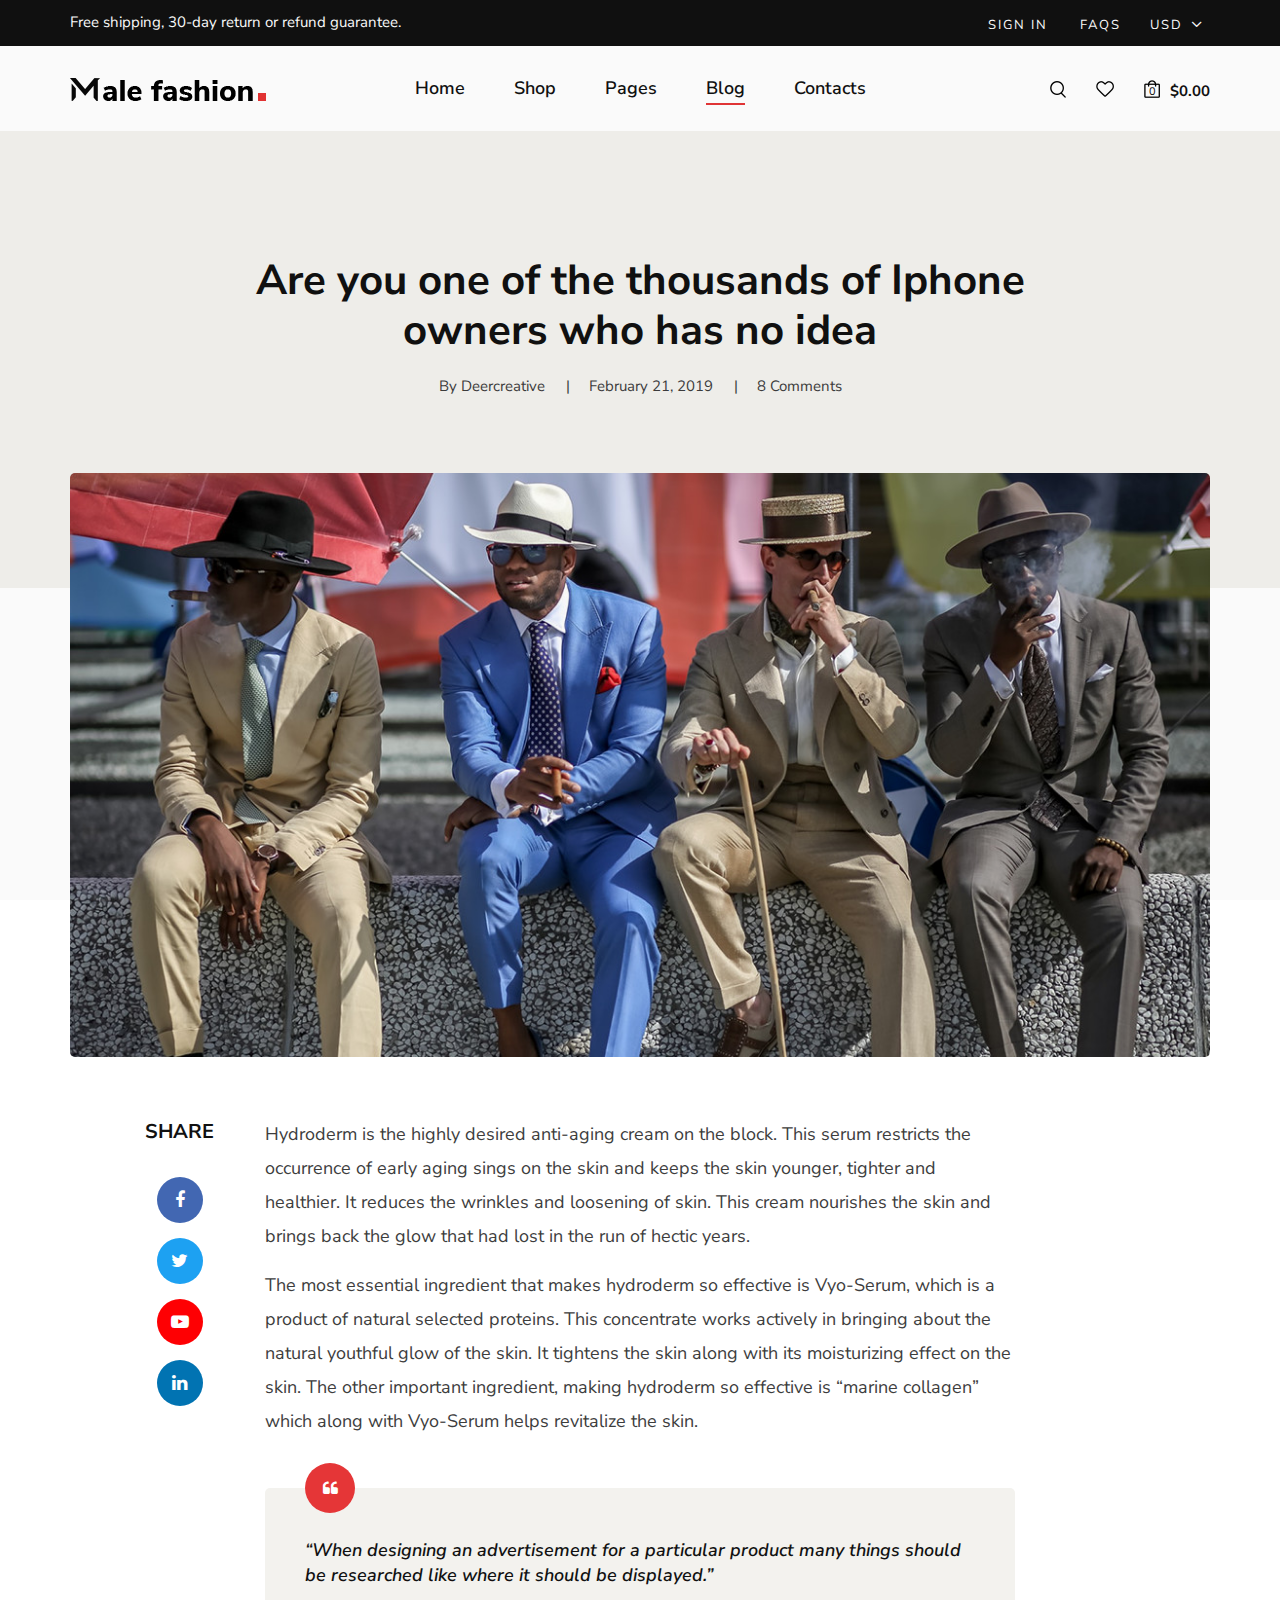
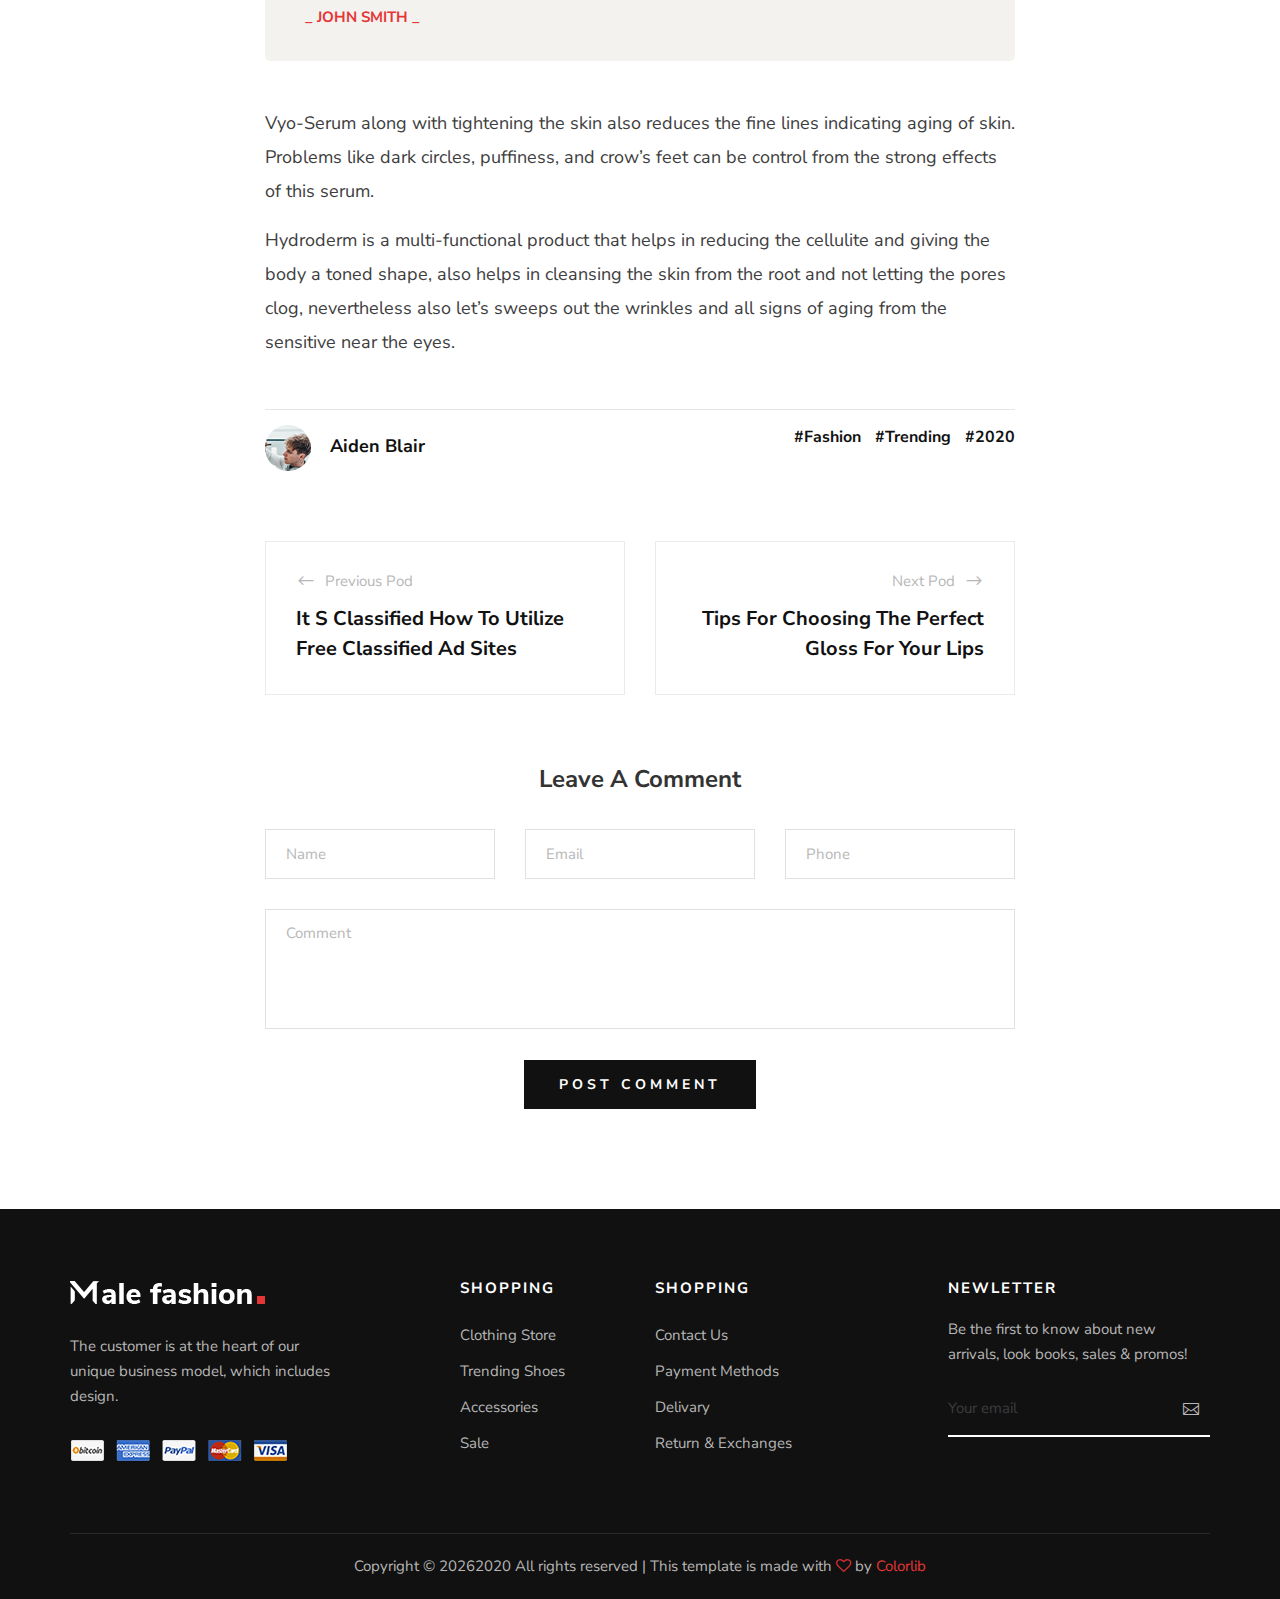
<file: blog-details.html>
<!DOCTYPE html>
<html lang="zxx">

<head>
    <meta charset="UTF-8">
    <meta name="description" content="Male_Fashion Template">
    <meta name="keywords" content="Male_Fashion, unica, creative, html">
    <meta name="viewport" content="width=device-width, initial-scale=1.0">
    <meta http-equiv="X-UA-Compatible" content="ie=edge">
    <title>Male-Fashion | Template</title>

    <!-- Google Font -->
    <link href="https://fonts.googleapis.com/css2?family=Nunito+Sans:wght@300;400;600;700;800;900&display=swap"
        rel="stylesheet">

    <!-- Css Styles -->
    <link rel="stylesheet" href="css/bootstrap.min.css" type="text/css">
    <link rel="stylesheet" href="css/font-awesome.min.css" type="text/css">
    <link rel="stylesheet" href="css/elegant-icons.css" type="text/css">
    <link rel="stylesheet" href="css/magnific-popup.css" type="text/css">
    <link rel="stylesheet" href="css/nice-select.css" type="text/css">
    <link rel="stylesheet" href="css/owl.carousel.min.css" type="text/css">
    <link rel="stylesheet" href="css/slicknav.min.css" type="text/css">
    <link rel="stylesheet" href="css/style.css" type="text/css">
</head>

<body>
    <!-- Page Preloder -->
    <div id="preloder">
        <div class="loader"></div>
    </div>

    <!-- Offcanvas Menu Begin -->
    <div class="offcanvas-menu-overlay"></div>
    <div class="offcanvas-menu-wrapper">
        <div class="offcanvas__option">
            <div class="offcanvas__links">
                <a href="#">Sign in</a>
                <a href="#">FAQs</a>
            </div>
            <div class="offcanvas__top__hover">
                <span>Usd <i class="arrow_carrot-down"></i></span>
                <ul>
                    <li>USD</li>
                    <li>EUR</li>
                    <li>USD</li>
                </ul>
            </div>
        </div>
        <div class="offcanvas__nav__option">
            <a href="#" class="search-switch"><img src="img/icon/search.png" alt=""></a>
            <a href="#"><img src="img/icon/heart.png" alt=""></a>
            <a href="#"><img src="img/icon/cart.png" alt=""> <span>0</span></a>
            <div class="price">$0.00</div>
        </div>
        <div id="mobile-menu-wrap"></div>
        <div class="offcanvas__text">
            <p>Free shipping, 30-day return or refund guarantee.</p>
        </div>
    </div>
    <!-- Offcanvas Menu End -->

    <!-- Header Section Begin -->
    <header class="header">
        <div class="header__top">
            <div class="container">
                <div class="row">
                    <div class="col-lg-6 col-md-7">
                        <div class="header__top__left">
                            <p>Free shipping, 30-day return or refund guarantee.</p>
                        </div>
                    </div>
                    <div class="col-lg-6 col-md-5">
                        <div class="header__top__right">
                            <div class="header__top__links">
                                <a href="#">Sign in</a>
                                <a href="#">FAQs</a>
                            </div>
                            <div class="header__top__hover">
                                <span>Usd <i class="arrow_carrot-down"></i></span>
                                <ul>
                                    <li>USD</li>
                                    <li>EUR</li>
                                    <li>USD</li>
                                </ul>
                            </div>
                        </div>
                    </div>
                </div>
            </div>
        </div>
        <div class="container">
            <div class="row">
                <div class="col-lg-3 col-md-3">
                    <div class="header__logo">
                        <a href="./index.html"><img src="img/logo.png" alt=""></a>
                    </div>
                </div>
                <div class="col-lg-6 col-md-6">
                    <nav class="header__menu mobile-menu">
                        <ul>
                            <li><a href="./index.html">Home</a></li>
                            <li><a href="./shop.html">Shop</a></li>
                            <li><a href="#">Pages</a>
                                <ul class="dropdown">
                                    <li><a href="./about.html">About Us</a></li>
                                    <li><a href="./shop-details.html">Shop Details</a></li>
                                    <li><a href="./shopping-cart.html">Shopping Cart</a></li>
                                    <li><a href="./checkout.html">Check Out</a></li>
                                    <li><a href="./blog-details.html">Blog Details</a></li>
                                </ul>
                            </li>
                            <li class="active"><a href="./blog.html">Blog</a></li>
                            <li><a href="./contact.html">Contacts</a></li>
                        </ul>
                    </nav>
                </div>
                <div class="col-lg-3 col-md-3">
                    <div class="header__nav__option">
                        <a href="#" class="search-switch"><img src="img/icon/search.png" alt=""></a>
                        <a href="#"><img src="img/icon/heart.png" alt=""></a>
                        <a href="#"><img src="img/icon/cart.png" alt=""> <span>0</span></a>
                        <div class="price">$0.00</div>
                    </div>
                </div>
            </div>
            <div class="canvas__open"><i class="fa fa-bars"></i></div>
        </div>
    </header>
    <!-- Header Section End -->

    <!-- Blog Details Hero Begin -->
    <section class="blog-hero spad">
        <div class="container">
            <div class="row d-flex justify-content-center">
                <div class="col-lg-9 text-center">
                    <div class="blog__hero__text">
                        <h2>Are you one of the thousands of Iphone owners who has no idea</h2>
                        <ul>
                            <li>By Deercreative</li>
                            <li>February 21, 2019</li>
                            <li>8 Comments</li>
                        </ul>
                    </div>
                </div>
            </div>
        </div>
    </section>
    <!-- Blog Details Hero End -->

    <!-- Blog Details Section Begin -->
    <section class="blog-details spad">
        <div class="container">
            <div class="row d-flex justify-content-center">
                <div class="col-lg-12">
                    <div class="blog__details__pic">
                        <img src="img/blog/details/blog-details.jpg" alt="">
                    </div>
                </div>
                <div class="col-lg-8">
                    <div class="blog__details__content">
                        <div class="blog__details__share">
                            <span>share</span>
                            <ul>
                                <li><a href="#"><i class="fa fa-facebook"></i></a></li>
                                <li><a href="#" class="twitter"><i class="fa fa-twitter"></i></a></li>
                                <li><a href="#" class="youtube"><i class="fa fa-youtube-play"></i></a></li>
                                <li><a href="#" class="linkedin"><i class="fa fa-linkedin"></i></a></li>
                            </ul>
                        </div>
                        <div class="blog__details__text">
                            <p>Hydroderm is the highly desired anti-aging cream on the block. This serum restricts the
                                occurrence of early aging sings on the skin and keeps the skin younger, tighter and
                                healthier. It reduces the wrinkles and loosening of skin. This cream nourishes the skin
                                and brings back the glow that had lost in the run of hectic years.</p>
                            <p>The most essential ingredient that makes hydroderm so effective is Vyo-Serum, which is a
                                product of natural selected proteins. This concentrate works actively in bringing about
                                the natural youthful glow of the skin. It tightens the skin along with its moisturizing
                                effect on the skin. The other important ingredient, making hydroderm so effective is
                                “marine collagen” which along with Vyo-Serum helps revitalize the skin.</p>
                        </div>
                        <div class="blog__details__quote">
                            <i class="fa fa-quote-left"></i>
                            <p>“When designing an advertisement for a particular product many things should be
                                researched like where it should be displayed.”</p>
                            <h6>_ John Smith _</h6>
                        </div>
                        <div class="blog__details__text">
                            <p>Vyo-Serum along with tightening the skin also reduces the fine lines indicating aging of
                                skin. Problems like dark circles, puffiness, and crow’s feet can be control from the
                                strong effects of this serum.</p>
                            <p>Hydroderm is a multi-functional product that helps in reducing the cellulite and giving
                                the body a toned shape, also helps in cleansing the skin from the root and not letting
                                the pores clog, nevertheless also let’s sweeps out the wrinkles and all signs of aging
                                from the sensitive near the eyes.</p>
                        </div>
                        <div class="blog__details__option">
                            <div class="row">
                                <div class="col-lg-6 col-md-6 col-sm-6">
                                    <div class="blog__details__author">
                                        <div class="blog__details__author__pic">
                                            <img src="img/blog/details/blog-author.jpg" alt="">
                                        </div>
                                        <div class="blog__details__author__text">
                                            <h5>Aiden Blair</h5>
                                        </div>
                                    </div>
                                </div>
                                <div class="col-lg-6 col-md-6 col-sm-6">
                                    <div class="blog__details__tags">
                                        <a href="#">#Fashion</a>
                                        <a href="#">#Trending</a>
                                        <a href="#">#2020</a>
                                    </div>
                                </div>
                            </div>
                        </div>
                        <div class="blog__details__btns">
                            <div class="row">
                                <div class="col-lg-6 col-md-6 col-sm-6">
                                    <a href="" class="blog__details__btns__item">
                                        <p><span class="arrow_left"></span> Previous Pod</p>
                                        <h5>It S Classified How To Utilize Free Classified Ad Sites</h5>
                                    </a>
                                </div>
                                <div class="col-lg-6 col-md-6 col-sm-6">
                                    <a href="" class="blog__details__btns__item blog__details__btns__item--next">
                                        <p>Next Pod <span class="arrow_right"></span></p>
                                        <h5>Tips For Choosing The Perfect Gloss For Your Lips</h5>
                                    </a>
                                </div>
                            </div>
                        </div>
                        <div class="blog__details__comment">
                            <h4>Leave A Comment</h4>
                            <form action="#">
                                <div class="row">
                                    <div class="col-lg-4 col-md-4">
                                        <input type="text" placeholder="Name">
                                    </div>
                                    <div class="col-lg-4 col-md-4">
                                        <input type="text" placeholder="Email">
                                    </div>
                                    <div class="col-lg-4 col-md-4">
                                        <input type="text" placeholder="Phone">
                                    </div>
                                    <div class="col-lg-12 text-center">
                                        <textarea placeholder="Comment"></textarea>
                                        <button type="submit" class="site-btn">Post Comment</button>
                                    </div>
                                </div>
                            </form>
                        </div>
                    </div>
                </div>
            </div>
        </div>
    </section>
    <!-- Blog Details Section End -->

    <!-- Footer Section Begin -->
    <footer class="footer">
        <div class="container">
            <div class="row">
                <div class="col-lg-3 col-md-6 col-sm-6">
                    <div class="footer__about">
                        <div class="footer__logo">
                            <a href="#"><img src="img/footer-logo.png" alt=""></a>
                        </div>
                        <p>The customer is at the heart of our unique business model, which includes design.</p>
                        <a href="#"><img src="img/payment.png" alt=""></a>
                    </div>
                </div>
                <div class="col-lg-2 offset-lg-1 col-md-3 col-sm-6">
                    <div class="footer__widget">
                        <h6>Shopping</h6>
                        <ul>
                            <li><a href="#">Clothing Store</a></li>
                            <li><a href="#">Trending Shoes</a></li>
                            <li><a href="#">Accessories</a></li>
                            <li><a href="#">Sale</a></li>
                        </ul>
                    </div>
                </div>
                <div class="col-lg-2 col-md-3 col-sm-6">
                    <div class="footer__widget">
                        <h6>Shopping</h6>
                        <ul>
                            <li><a href="#">Contact Us</a></li>
                            <li><a href="#">Payment Methods</a></li>
                            <li><a href="#">Delivary</a></li>
                            <li><a href="#">Return & Exchanges</a></li>
                        </ul>
                    </div>
                </div>
                <div class="col-lg-3 offset-lg-1 col-md-6 col-sm-6">
                    <div class="footer__widget">
                        <h6>NewLetter</h6>
                        <div class="footer__newslatter">
                            <p>Be the first to know about new arrivals, look books, sales & promos!</p>
                            <form action="#">
                                <input type="text" placeholder="Your email">
                                <button type="submit"><span class="icon_mail_alt"></span></button>
                            </form>
                        </div>
                    </div>
                </div>
            </div>
            <div class="row">
                <div class="col-lg-12 text-center">
                    <div class="footer__copyright__text">
                        <!-- Link back to Colorlib can't be removed. Template is licensed under CC BY 3.0. -->
                        <p>Copyright ©
                            <script>
                                document.write(new Date().getFullYear());
                            </script>2020
                            All rights reserved | This template is made with <i class="fa fa-heart-o"
                                aria-hidden="true"></i> by <a href="https://colorlib.com" target="_blank">Colorlib</a>
                        </p>
                        <!-- Link back to Colorlib can't be removed. Template is licensed under CC BY 3.0. -->
                    </div>
                </div>
            </div>
        </div>
    </footer>
    <!-- Footer Section End -->

    <!-- Search Begin -->
    <div class="search-model">
        <div class="h-100 d-flex align-items-center justify-content-center">
            <div class="search-close-switch">+</div>
            <form class="search-model-form">
                <input type="text" id="search-input" placeholder="Search here.....">
            </form>
        </div>
    </div>
    <!-- Search End -->

    <!-- Js Plugins -->
    <script src="js/jquery-3.3.1.min.js"></script>
    <script src="js/bootstrap.min.js"></script>
    <script src="js/jquery.nice-select.min.js"></script>
    <script src="js/jquery.nicescroll.min.js"></script>
    <script src="js/jquery.magnific-popup.min.js"></script>
    <script src="js/jquery.countdown.min.js"></script>
    <script src="js/jquery.slicknav.js"></script>
    <script src="js/mixitup.min.js"></script>
    <script src="js/owl.carousel.min.js"></script>
    <script src="js/main.js"></script>
</body>

</html>
</file>
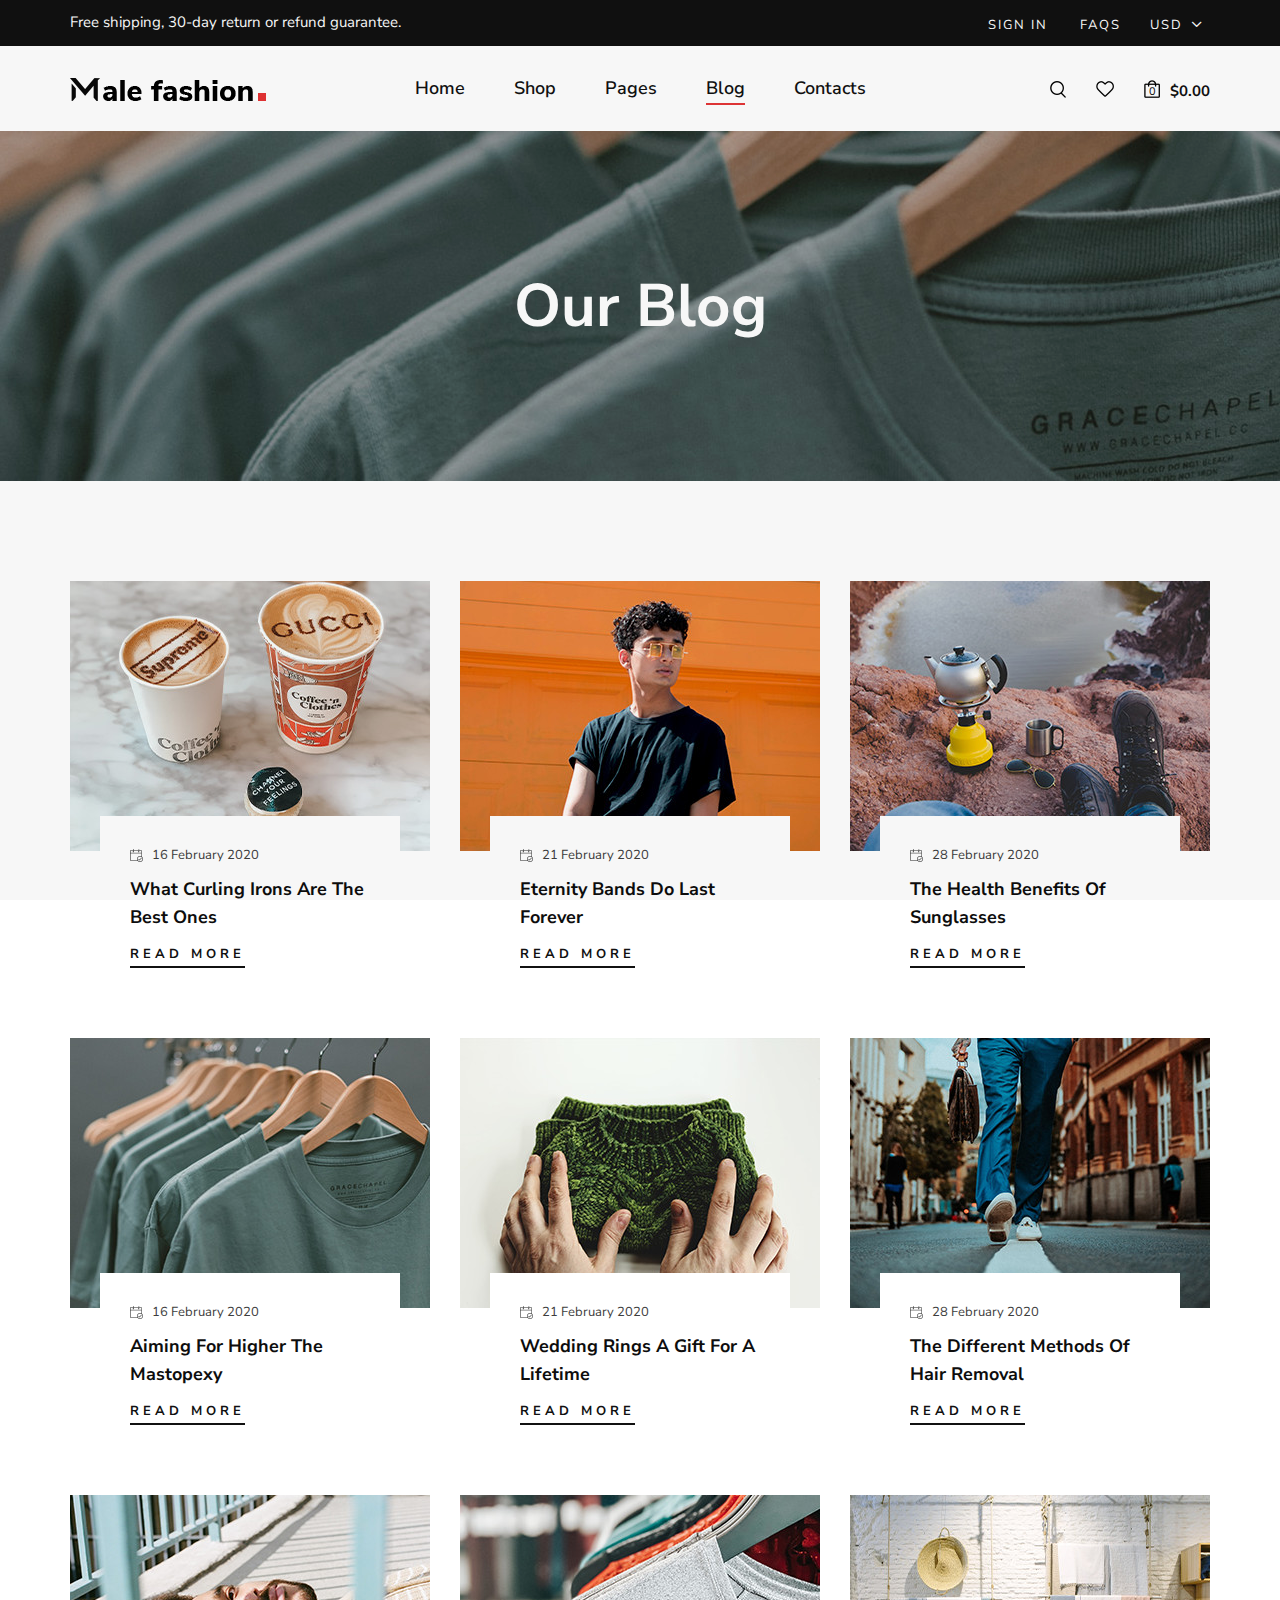
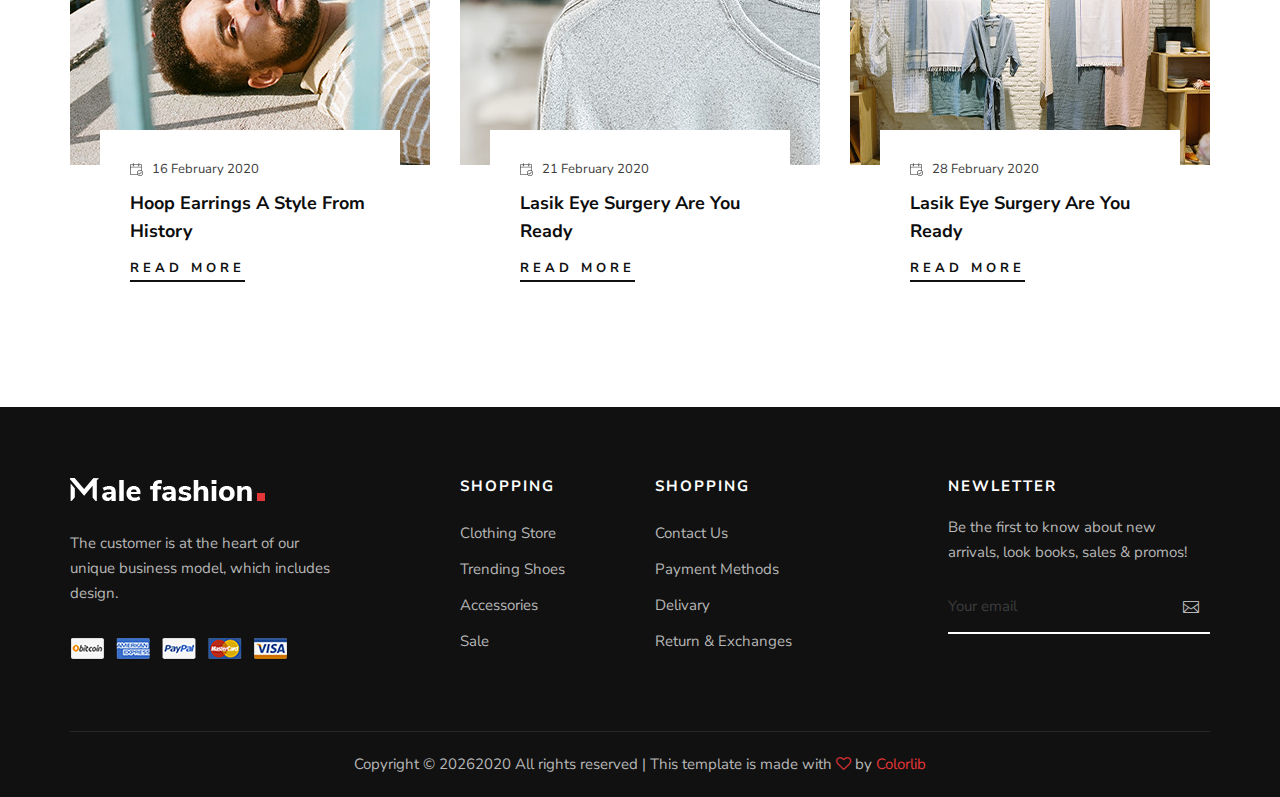
<file: blog.html>
<!DOCTYPE html>
<html lang="zxx">

<head>
    <meta charset="UTF-8">
    <meta name="description" content="Male_Fashion Template">
    <meta name="keywords" content="Male_Fashion, unica, creative, html">
    <meta name="viewport" content="width=device-width, initial-scale=1.0">
    <meta http-equiv="X-UA-Compatible" content="ie=edge">
    <title>Male-Fashion | Template</title>

    <!-- Google Font -->
    <link href="https://fonts.googleapis.com/css2?family=Nunito+Sans:wght@300;400;600;700;800;900&display=swap"
        rel="stylesheet">

    <!-- Css Styles -->
    <link rel="stylesheet" href="css/bootstrap.min.css" type="text/css">
    <link rel="stylesheet" href="css/font-awesome.min.css" type="text/css">
    <link rel="stylesheet" href="css/elegant-icons.css" type="text/css">
    <link rel="stylesheet" href="css/magnific-popup.css" type="text/css">
    <link rel="stylesheet" href="css/nice-select.css" type="text/css">
    <link rel="stylesheet" href="css/owl.carousel.min.css" type="text/css">
    <link rel="stylesheet" href="css/slicknav.min.css" type="text/css">
    <link rel="stylesheet" href="css/style.css" type="text/css">
</head>

<body>
    <!-- Page Preloder -->
    <div id="preloder">
        <div class="loader"></div>
    </div>

    <!-- Offcanvas Menu Begin -->
    <div class="offcanvas-menu-overlay"></div>
    <div class="offcanvas-menu-wrapper">
        <div class="offcanvas__option">
            <div class="offcanvas__links">
                <a href="#">Sign in</a>
                <a href="#">FAQs</a>
            </div>
            <div class="offcanvas__top__hover">
                <span>Usd <i class="arrow_carrot-down"></i></span>
                <ul>
                    <li>USD</li>
                    <li>EUR</li>
                    <li>USD</li>
                </ul>
            </div>
        </div>
        <div class="offcanvas__nav__option">
            <a href="#" class="search-switch"><img src="img/icon/search.png" alt=""></a>
            <a href="#"><img src="img/icon/heart.png" alt=""></a>
            <a href="#"><img src="img/icon/cart.png" alt=""> <span>0</span></a>
            <div class="price">$0.00</div>
        </div>
        <div id="mobile-menu-wrap"></div>
        <div class="offcanvas__text">
            <p>Free shipping, 30-day return or refund guarantee.</p>
        </div>
    </div>
    <!-- Offcanvas Menu End -->

    <!-- Header Section Begin -->
    <header class="header">
        <div class="header__top">
            <div class="container">
                <div class="row">
                    <div class="col-lg-6 col-md-7">
                        <div class="header__top__left">
                            <p>Free shipping, 30-day return or refund guarantee.</p>
                        </div>
                    </div>
                    <div class="col-lg-6 col-md-5">
                        <div class="header__top__right">
                            <div class="header__top__links">
                                <a href="#">Sign in</a>
                                <a href="#">FAQs</a>
                            </div>
                            <div class="header__top__hover">
                                <span>Usd <i class="arrow_carrot-down"></i></span>
                                <ul>
                                    <li>USD</li>
                                    <li>EUR</li>
                                    <li>USD</li>
                                </ul>
                            </div>
                        </div>
                    </div>
                </div>
            </div>
        </div>
        <div class="container">
            <div class="row">
                <div class="col-lg-3 col-md-3">
                    <div class="header__logo">
                        <a href="./index.html"><img src="img/logo.png" alt=""></a>
                    </div>
                </div>
                <div class="col-lg-6 col-md-6">
                    <nav class="header__menu mobile-menu">
                        <ul>
                            <li><a href="./index.html">Home</a></li>
                            <li><a href="./shop.html">Shop</a></li>
                            <li><a href="#">Pages</a>
                                <ul class="dropdown">
                                    <li><a href="./about.html">About Us</a></li>
                                    <li><a href="./shop-details.html">Shop Details</a></li>
                                    <li><a href="./shopping-cart.html">Shopping Cart</a></li>
                                    <li><a href="./checkout.html">Check Out</a></li>
                                    <li><a href="./blog-details.html">Blog Details</a></li>
                                </ul>
                            </li>
                            <li class="active"><a href="./blog.html">Blog</a></li>
                            <li><a href="./contact.html">Contacts</a></li>
                        </ul>
                    </nav>
                </div>
                <div class="col-lg-3 col-md-3">
                    <div class="header__nav__option">
                        <a href="#" class="search-switch"><img src="img/icon/search.png" alt=""></a>
                        <a href="#"><img src="img/icon/heart.png" alt=""></a>
                        <a href="#"><img src="img/icon/cart.png" alt=""> <span>0</span></a>
                        <div class="price">$0.00</div>
                    </div>
                </div>
            </div>
            <div class="canvas__open"><i class="fa fa-bars"></i></div>
        </div>
    </header>
    <!-- Header Section End -->

    <!-- Breadcrumb Section Begin -->
    <section class="breadcrumb-blog set-bg" data-setbg="img/breadcrumb-bg.jpg">
        <div class="container">
            <div class="row">
                <div class="col-lg-12">
                    <h2>Our Blog</h2>
                </div>
            </div>
        </div>
    </section>
    <!-- Breadcrumb Section End -->

    <!-- Blog Section Begin -->
    <section class="blog spad">
        <div class="container">
            <div class="row">
                <div class="col-lg-4 col-md-6 col-sm-6">
                    <div class="blog__item">
                        <div class="blog__item__pic set-bg" data-setbg="img/blog/blog-1.jpg"></div>
                        <div class="blog__item__text">
                            <span><img src="img/icon/calendar.png" alt=""> 16 February 2020</span>
                            <h5>What Curling Irons Are The Best Ones</h5>
                            <a href="#">Read More</a>
                        </div>
                    </div>
                </div>
                <div class="col-lg-4 col-md-6 col-sm-6">
                    <div class="blog__item">
                        <div class="blog__item__pic set-bg" data-setbg="img/blog/blog-2.jpg"></div>
                        <div class="blog__item__text">
                            <span><img src="img/icon/calendar.png" alt=""> 21 February 2020</span>
                            <h5>Eternity Bands Do Last Forever</h5>
                            <a href="#">Read More</a>
                        </div>
                    </div>
                </div>
                <div class="col-lg-4 col-md-6 col-sm-6">
                    <div class="blog__item">
                        <div class="blog__item__pic set-bg" data-setbg="img/blog/blog-3.jpg"></div>
                        <div class="blog__item__text">
                            <span><img src="img/icon/calendar.png" alt=""> 28 February 2020</span>
                            <h5>The Health Benefits Of Sunglasses</h5>
                            <a href="#">Read More</a>
                        </div>
                    </div>
                </div>
                <div class="col-lg-4 col-md-6 col-sm-6">
                    <div class="blog__item">
                        <div class="blog__item__pic set-bg" data-setbg="img/blog/blog-4.jpg"></div>
                        <div class="blog__item__text">
                            <span><img src="img/icon/calendar.png" alt=""> 16 February 2020</span>
                            <h5>Aiming For Higher The Mastopexy</h5>
                            <a href="#">Read More</a>
                        </div>
                    </div>
                </div>
                <div class="col-lg-4 col-md-6 col-sm-6">
                    <div class="blog__item">
                        <div class="blog__item__pic set-bg" data-setbg="img/blog/blog-5.jpg"></div>
                        <div class="blog__item__text">
                            <span><img src="img/icon/calendar.png" alt=""> 21 February 2020</span>
                            <h5>Wedding Rings A Gift For A Lifetime</h5>
                            <a href="#">Read More</a>
                        </div>
                    </div>
                </div>
                <div class="col-lg-4 col-md-6 col-sm-6">
                    <div class="blog__item">
                        <div class="blog__item__pic set-bg" data-setbg="img/blog/blog-6.jpg"></div>
                        <div class="blog__item__text">
                            <span><img src="img/icon/calendar.png" alt=""> 28 February 2020</span>
                            <h5>The Different Methods Of Hair Removal</h5>
                            <a href="#">Read More</a>
                        </div>
                    </div>
                </div>
                <div class="col-lg-4 col-md-6 col-sm-6">
                    <div class="blog__item">
                        <div class="blog__item__pic set-bg" data-setbg="img/blog/blog-7.jpg"></div>
                        <div class="blog__item__text">
                            <span><img src="img/icon/calendar.png" alt=""> 16 February 2020</span>
                            <h5>Hoop Earrings A Style From History</h5>
                            <a href="#">Read More</a>
                        </div>
                    </div>
                </div>
                <div class="col-lg-4 col-md-6 col-sm-6">
                    <div class="blog__item">
                        <div class="blog__item__pic set-bg" data-setbg="img/blog/blog-8.jpg"></div>
                        <div class="blog__item__text">
                            <span><img src="img/icon/calendar.png" alt=""> 21 February 2020</span>
                            <h5>Lasik Eye Surgery Are You Ready</h5>
                            <a href="#">Read More</a>
                        </div>
                    </div>
                </div>
                <div class="col-lg-4 col-md-6 col-sm-6">
                    <div class="blog__item">
                        <div class="blog__item__pic set-bg" data-setbg="img/blog/blog-9.jpg"></div>
                        <div class="blog__item__text">
                            <span><img src="img/icon/calendar.png" alt=""> 28 February 2020</span>
                            <h5>Lasik Eye Surgery Are You Ready</h5>
                            <a href="#">Read More</a>
                        </div>
                    </div>
                </div>
            </div>
        </div>
    </section>
    <!-- Blog Section End -->

    <!-- Footer Section Begin -->
    <footer class="footer">
        <div class="container">
            <div class="row">
                <div class="col-lg-3 col-md-6 col-sm-6">
                    <div class="footer__about">
                        <div class="footer__logo">
                            <a href="#"><img src="img/footer-logo.png" alt=""></a>
                        </div>
                        <p>The customer is at the heart of our unique business model, which includes design.</p>
                        <a href="#"><img src="img/payment.png" alt=""></a>
                    </div>
                </div>
                <div class="col-lg-2 offset-lg-1 col-md-3 col-sm-6">
                    <div class="footer__widget">
                        <h6>Shopping</h6>
                        <ul>
                            <li><a href="#">Clothing Store</a></li>
                            <li><a href="#">Trending Shoes</a></li>
                            <li><a href="#">Accessories</a></li>
                            <li><a href="#">Sale</a></li>
                        </ul>
                    </div>
                </div>
                <div class="col-lg-2 col-md-3 col-sm-6">
                    <div class="footer__widget">
                        <h6>Shopping</h6>
                        <ul>
                            <li><a href="#">Contact Us</a></li>
                            <li><a href="#">Payment Methods</a></li>
                            <li><a href="#">Delivary</a></li>
                            <li><a href="#">Return & Exchanges</a></li>
                        </ul>
                    </div>
                </div>
                <div class="col-lg-3 offset-lg-1 col-md-6 col-sm-6">
                    <div class="footer__widget">
                        <h6>NewLetter</h6>
                        <div class="footer__newslatter">
                            <p>Be the first to know about new arrivals, look books, sales & promos!</p>
                            <form action="#">
                                <input type="text" placeholder="Your email">
                                <button type="submit"><span class="icon_mail_alt"></span></button>
                            </form>
                        </div>
                    </div>
                </div>
            </div>
            <div class="row">
                <div class="col-lg-12 text-center">
                    <div class="footer__copyright__text">
                        <!-- Link back to Colorlib can't be removed. Template is licensed under CC BY 3.0. -->
                        <p>Copyright ©
                            <script>
                                document.write(new Date().getFullYear());
                            </script>2020
                            All rights reserved | This template is made with <i class="fa fa-heart-o"
                                aria-hidden="true"></i> by <a href="https://colorlib.com" target="_blank">Colorlib</a>
                        </p>
                        <!-- Link back to Colorlib can't be removed. Template is licensed under CC BY 3.0. -->
                    </div>
                </div>
            </div>
        </div>
    </footer>
    <!-- Footer Section End -->

    <!-- Search Begin -->
    <div class="search-model">
        <div class="h-100 d-flex align-items-center justify-content-center">
            <div class="search-close-switch">+</div>
            <form class="search-model-form">
                <input type="text" id="search-input" placeholder="Search here.....">
            </form>
        </div>
    </div>
    <!-- Search End -->

    <!-- Js Plugins -->
    <script src="js/jquery-3.3.1.min.js"></script>
    <script src="js/bootstrap.min.js"></script>
    <script src="js/jquery.nice-select.min.js"></script>
    <script src="js/jquery.nicescroll.min.js"></script>
    <script src="js/jquery.magnific-popup.min.js"></script>
    <script src="js/jquery.countdown.min.js"></script>
    <script src="js/jquery.slicknav.js"></script>
    <script src="js/mixitup.min.js"></script>
    <script src="js/owl.carousel.min.js"></script>
    <script src="js/main.js"></script>
</body>

</html>
</file>
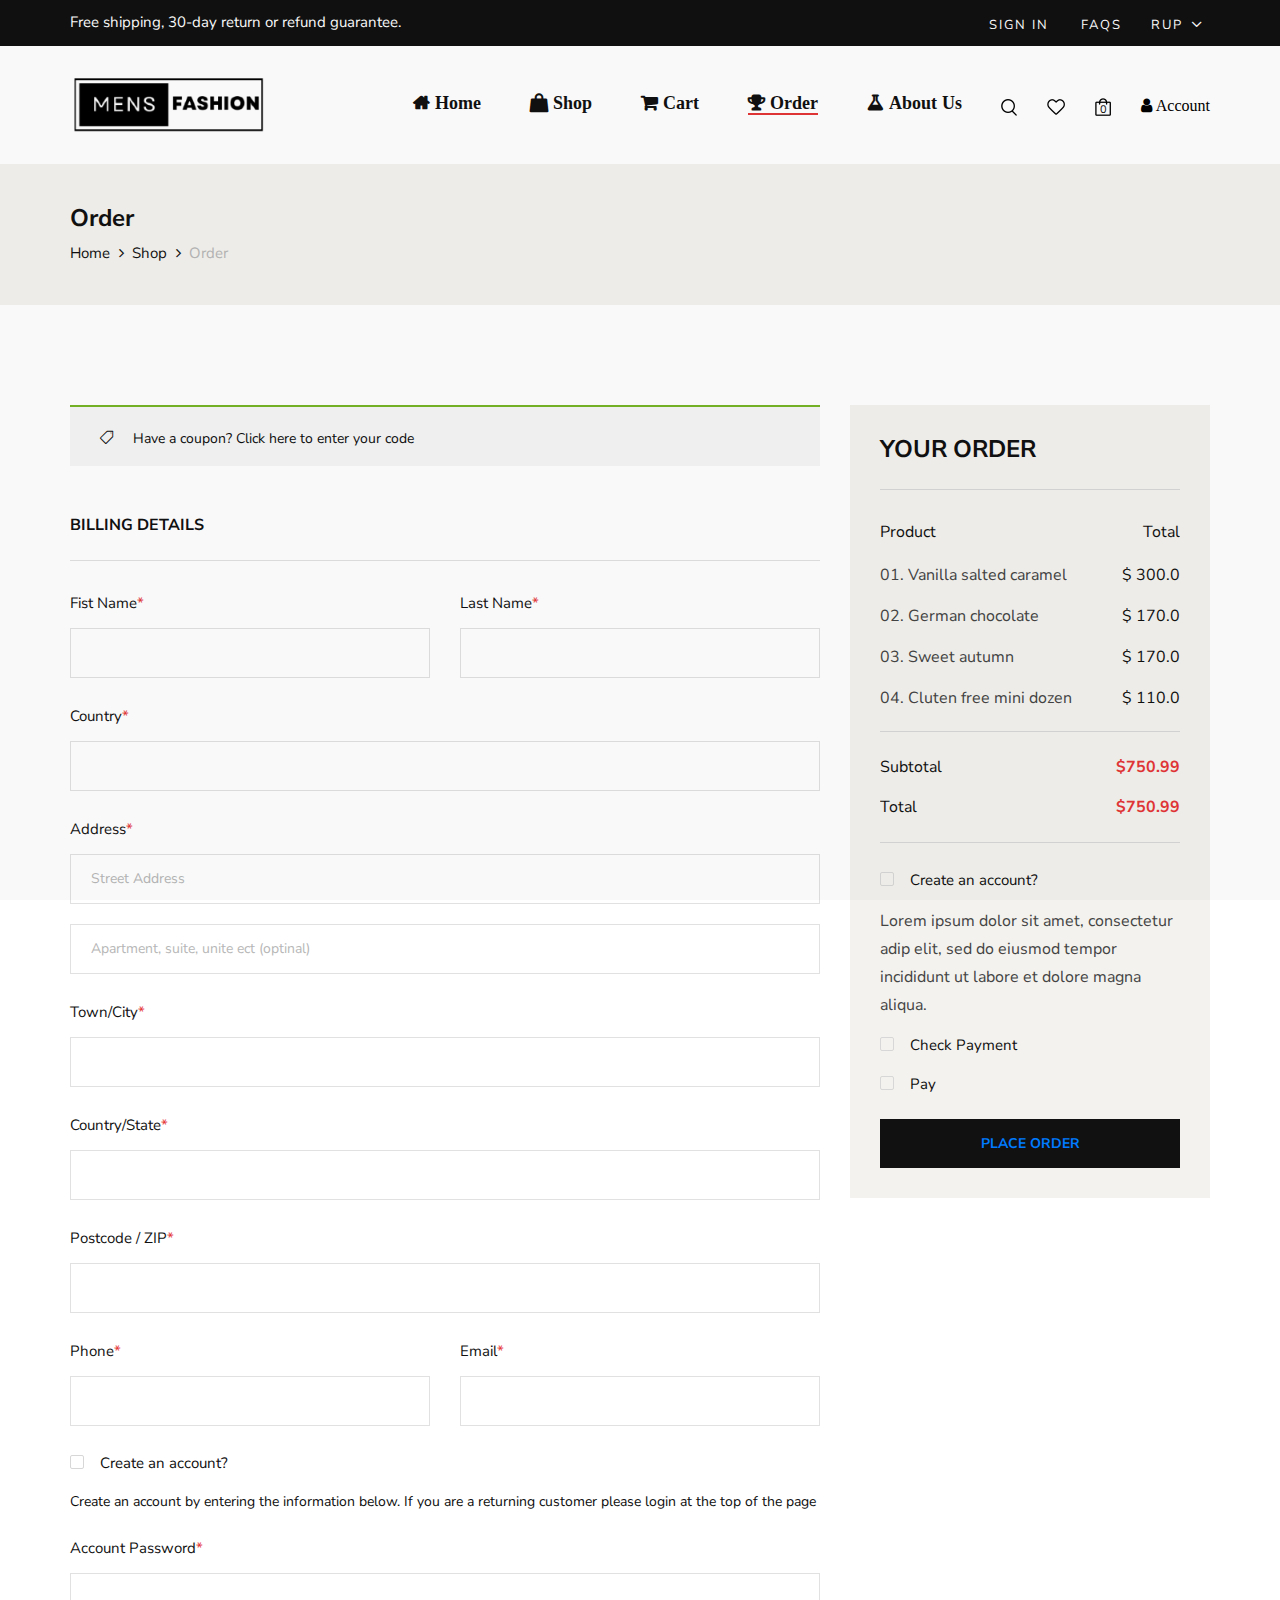
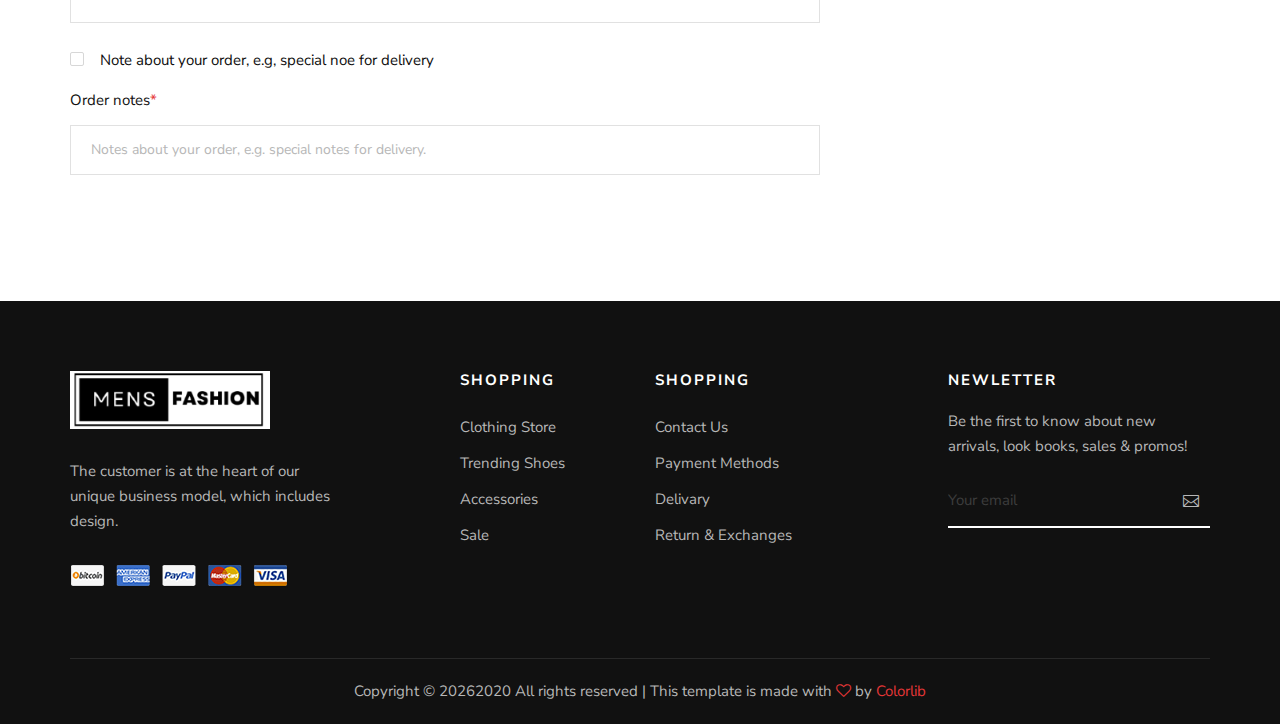
<file: checkout.html>
<!DOCTYPE html>
<html lang="zxx">

<head>
    <meta charset="UTF-8">
    <meta name="description" content="Male_Fashion Template">
    <meta name="keywords" content="Male_Fashion, unica, creative, html">
    <meta name="viewport" content="width=device-width, initial-scale=1.0">
    <meta http-equiv="X-UA-Compatible" content="ie=edge">
    <title>Male-Fashion | Template</title>

    <!-- Google Font -->
    <link href="https://fonts.googleapis.com/css2?family=Nunito+Sans:wght@300;400;600;700;800;900&display=swap"
    rel="stylesheet">

    <!-- Css Styles -->
    <link rel="stylesheet" href="css/bootstrap.min.css" type="text/css">
    <link rel="stylesheet" href="css/font-awesome.min.css" type="text/css">
    <link rel="stylesheet" href="css/elegant-icons.css" type="text/css">
    <link rel="stylesheet" href="css/magnific-popup.css" type="text/css">
    <link rel="stylesheet" href="css/nice-select.css" type="text/css">
    <link rel="stylesheet" href="css/owl.carousel.min.css" type="text/css">
    <link rel="stylesheet" href="css/slicknav.min.css" type="text/css">
    <link rel="stylesheet" href="css/style.css" type="text/css">
</head>

<body>
    <!-- Page Preloder -->
    <div id="preloder">
        <div class="loader"></div>
    </div>

    <!-- Offcanvas Menu Begin -->
    <div class="offcanvas-menu-overlay"></div>
    <div class="offcanvas-menu-wrapper">
        <div class="offcanvas__option">
            <div class="offcanvas__links">
                <a href="sign.html">Sign in</a>
                <a href="#">FAQs</a>
            </div>
            <div class="offcanvas__top__hover">
                <span>Usd <i class="arrow_carrot-down"></i></span>
                <ul>
                    <li>USD</li>
                    <li>EUR</li>
                    <li>USD</li>
                </ul>
            </div>
        </div>
        <div class="offcanvas__nav__option">
            <a href="#" class="search-switch"><img src="img/icon/search.png" alt=""></a>
            <a href="#"><img src="img/icon/heart.png" alt=""></a>
            <a href="#"><img src="img/icon/cart.png" alt=""> <span>0</span></a>
            <div class="price">&#8377 0.00</div>
        </div>
        <div id="mobile-menu-wrap"></div>
        <div class="offcanvas__text">
            <p>Free shipping, 30-day return or refund guarantee.</p>
        </div>
    </div>
    <!-- Offcanvas Menu End -->

    <!-- Header Section Begin -->
    <header class="header">
        <div class="header__top">
            <div class="container">
                <div class="row">
                    <div class="col-lg-6 col-md-7">
                        <div class="header__top__left">
                            <p>Free shipping, 30-day return or refund guarantee.</p>
                        </div>
                    </div>
                    <div class="col-lg-6 col-md-5">
                        <div class="header__top__right">
                            <div class="header__top__links">
                                <a href="sign.html">Sign in</a>
                                <a href="#">FAQs</a>
                            </div>
                            <div class="header__top__hover">
                                <span>RUP <i class="arrow_carrot-down"></i></span>
                                <ul>
                                    <li>RUP</li>
                                    <li>EUR</li>
                                    <li>USD</li>
                                </ul>
                            </div>
                        </div>
                    </div>
                </div>
            </div>
        </div>
        <div class="container">
            <div class="row">
                <div class="col-lg-3 col-md-3">
                    <div class="header__logo">
                        <a href="./index.html"><img src="men.png" alt=""></a>
                    </div>
                </div>
                <div class="col-lg-6 col-md-6">
                    <nav class="header__menu mobile-menu" style="width:650PX; padding-top:45PX;">
                        <ul>
                            <li><a href="./index.html" class="fa fa-home"> Home</a></li>
                            <li><a href="./shop.html" class="fa fa-shopping-bag"> Shop</a></li>
                            <li ><a href="./shopping-cart.html"class="fa fa-shopping-cart"> Cart</a></li>
                          
                            <li  class="active"><a href="./checkout.html" class="fa fa-trophy"> Order</a></li>
                            <li><a href="./about.html"class="fa fa-flask"> About Us</a></li>
                            
                        </ul>
                    </nav>
                  </div>
                <div class="col-lg-3 col-md-3" style="padding-top: 18PX;">
                    <div class="header__nav__option">
                        <a href="shopping-cart.html" class="search-switch"><img src="img/icon/search.png" alt=""></a>
                        <a href="#"><img src="img/icon/heart.png" alt=""></a>
                        <a href="#"><img src="img/icon/cart.png" alt=""> <span>0</span></a>

                       <a href="sign.html" class="fa fa-user"style="Color:black; font: size 5px;">   Account</a>
                      
                    </div>
                </div>
            </div>
            <div class="canvas__open"><i class="fa fa-bars"></i></div>
        </div>
    </header>
    <!-- Header Section End -->

    <!-- Breadcrumb Section Begin -->
    <section class="breadcrumb-option">
        <div class="container">
            <div class="row">
                <div class="col-lg-12">
                    <div class="breadcrumb__text">
                        <h4>Order</h4>
                        <div class="breadcrumb__links">
                            <a href="./index.html">Home</a>
                            <a href="./shop.html">Shop</a>
                            <span>Order</span>
                        </div>
                    </div>
                </div>
            </div>
        </div>
    </section>
    <!-- Breadcrumb Section End -->

    <!-- Checkout Section Begin -->
    <section class="checkout spad">
        <div class="container">
            <div class="checkout__form">
                <form action="#">
                    <div class="row">
                        <div class="col-lg-8 col-md-6">
                            <h6 class="coupon__code"><span class="icon_tag_alt"></span> Have a coupon? <a href="#">Click
                            here</a> to enter your code</h6>
                            <h6 class="checkout__title">Billing Details</h6>
                            <div class="row">
                                <div class="col-lg-6">
                                    <div class="checkout__input">
                                        <p>Fist Name<span>*</span></p>
                                        <input type="text">
                                    </div>
                                </div>
                                <div class="col-lg-6">
                                    <div class="checkout__input">
                                        <p>Last Name<span>*</span></p>
                                        <input type="text">
                                    </div>
                                </div>
                            </div>
                            <div class="checkout__input">
                                <p>Country<span>*</span></p>
                                <input type="text">
                            </div>
                            <div class="checkout__input">
                                <p>Address<span>*</span></p>
                                <input type="text" placeholder="Street Address" class="checkout__input__add">
                                <input type="text" placeholder="Apartment, suite, unite ect (optinal)">
                            </div>
                            <div class="checkout__input">
                                <p>Town/City<span>*</span></p>
                                <input type="text">
                            </div>
                            <div class="checkout__input">
                                <p>Country/State<span>*</span></p>
                                <input type="text">
                            </div>
                            <div class="checkout__input">
                                <p>Postcode / ZIP<span>*</span></p>
                                <input type="text">
                            </div>
                            <div class="row">
                                <div class="col-lg-6">
                                    <div class="checkout__input">
                                        <p>Phone<span>*</span></p>
                                        <input type="text">
                                    </div>
                                </div>
                                <div class="col-lg-6">
                                    <div class="checkout__input">
                                        <p>Email<span>*</span></p>
                                        <input type="text">
                                    </div>
                                </div>
                            </div>
                            <div class="checkout__input__checkbox">
                                <label for="acc">
                                    Create an account?
                                    <input type="checkbox" id="acc">
                                    <span class="checkmark"></span>
                                </label>
                                <p>Create an account by entering the information below. If you are a returning customer
                                please login at the top of the page</p>
                            </div>
                            <div class="checkout__input">
                                <p>Account Password<span>*</span></p>
                                <input type="text">
                            </div>
                            <div class="checkout__input__checkbox">
                                <label for="diff-acc">
                                    Note about your order, e.g, special noe for delivery
                                    <input type="checkbox" id="diff-acc">
                                    <span class="checkmark"></span>
                                </label>
                            </div>
                            <div class="checkout__input">
                                <p>Order notes<span>*</span></p>
                                <input type="text"
                                placeholder="Notes about your order, e.g. special notes for delivery.">
                            </div>
                        </div>
                        <div class="col-lg-4 col-md-6">
                            <div class="checkout__order">
                                <h4 class="order__title">Your order</h4>
                                <div class="checkout__order__products">Product <span>Total</span></div>
                                <ul class="checkout__total__products">
                                    <li>01. Vanilla salted caramel <span>$ 300.0</span></li>
                                    <li>02. German chocolate <span>$ 170.0</span></li>
                                    <li>03. Sweet autumn <span>$ 170.0</span></li>
                                    <li>04. Cluten free mini dozen <span>$ 110.0</span></li>
                                </ul>
                                <ul class="checkout__total__all">
                                    <li>Subtotal <span>$750.99</span></li>
                                    <li>Total <span>$750.99</span></li>
                                </ul>
                                <div class="checkout__input__checkbox">
                                    <label for="acc-or">
                                        Create an account?
                                        <input type="checkbox" id="acc-or">
                                        <span class="checkmark"></span>
                                    </label>
                                </div>
                                <p>Lorem ipsum dolor sit amet, consectetur adip elit, sed do eiusmod tempor incididunt
                                ut labore et dolore magna aliqua.</p>
                                <div class="checkout__input__checkbox">
                                    <label for="payment">
                                        Check Payment
                                        <input type="checkbox" id="payment">
                                        <span class="checkmark"></span>
                                    </label>
                                </div>
                                <div class="checkout__input__checkbox">
                                    <label for="paypal">
                                        Pay
                                        <input type="checkbox" id="paypal">
                                        <span class="checkmark"></span>
                                    </label>
                                </div>
                                <button type="submit" class="site-btn"> <a href="sign.html" > PLACE ORDER</a></button>
                            </div>
                        </div>
                    </div>
                </form>
            </div>
        </div>
    </section>
    <!-- Checkout Section End -->

    <!-- Footer Section Begin -->
    <footer class="footer">
        <div class="container">
            <div class="row">
                <div class="col-lg-3 col-md-6 col-sm-6">
                    <div class="footer__about">
                        <div class="footer__logo">
                            <a href="#"><img src="men.png" alt=""></a>
                        </div>
                        <p>The customer is at the heart of our unique business model, which includes design.</p>
                        <a href="#"><img src="img/payment.png" alt=""></a>
                    </div>
                </div>
                <div class="col-lg-2 offset-lg-1 col-md-3 col-sm-6">
                    <div class="footer__widget">
                        <h6>Shopping</h6>
                        <ul>
                            <li><a href="#">Clothing Store</a></li>
                            <li><a href="#">Trending Shoes</a></li>
                            <li><a href="#">Accessories</a></li>
                            <li><a href="#">Sale</a></li>
                        </ul>
                    </div>
                </div>
                <div class="col-lg-2 col-md-3 col-sm-6">
                    <div class="footer__widget">
                        <h6>Shopping</h6>
                        <ul>
                            <li><a href="#">Contact Us</a></li>
                            <li><a href="#">Payment Methods</a></li>
                            <li><a href="#">Delivary</a></li>
                            <li><a href="#">Return & Exchanges</a></li>
                        </ul>
                    </div>
                </div>
                <div class="col-lg-3 offset-lg-1 col-md-6 col-sm-6">
                    <div class="footer__widget">
                        <h6>NewLetter</h6>
                        <div class="footer__newslatter">
                            <p>Be the first to know about new arrivals, look books, sales & promos!</p>
                            <form action="#">
                                <input type="text" placeholder="Your email">
                                <button type="submit"><span class="icon_mail_alt"></span></button>
                            </form>
                        </div>
                    </div>
                </div>
            </div>
            <div class="row">
                <div class="col-lg-12 text-center">
                    <div class="footer__copyright__text">
                        <!-- Link back to Colorlib can't be removed. Template is licensed under CC BY 3.0. -->
                        <p>Copyright ©
                            <script>
                                document.write(new Date().getFullYear());
                            </script>2020
                            All rights reserved | This template is made with <i class="fa fa-heart-o"
                            aria-hidden="true"></i> by <a href="https://colorlib.com" target="_blank">Colorlib</a>
                        </p>
                        <!-- Link back to Colorlib can't be removed. Template is licensed under CC BY 3.0. -->
                    </div>
                </div>
            </div>
        </div>
    </footer>
    <!-- Footer Section End -->

    <!-- Search Begin -->
    <div class="search-model">
        <div class="h-100 d-flex align-items-center justify-content-center">
            <div class="search-close-switch">+</div>
            <form class="search-model-form">
                <input type="text" id="search-input" placeholder="Search here.....">
            </form>
        </div>
    </div>
    <!-- Search End -->

    <!-- Js Plugins -->
    <script src="js/jquery-3.3.1.min.js"></script>
    <script src="js/bootstrap.min.js"></script>
    <script src="js/jquery.nice-select.min.js"></script>
    <script src="js/jquery.nicescroll.min.js"></script>
    <script src="js/jquery.magnific-popup.min.js"></script>
    <script src="js/jquery.countdown.min.js"></script>
    <script src="js/jquery.slicknav.js"></script>
    <script src="js/mixitup.min.js"></script>
    <script src="js/owl.carousel.min.js"></script>
    <script src="js/main.js"></script>
</body>

</html>
</file>
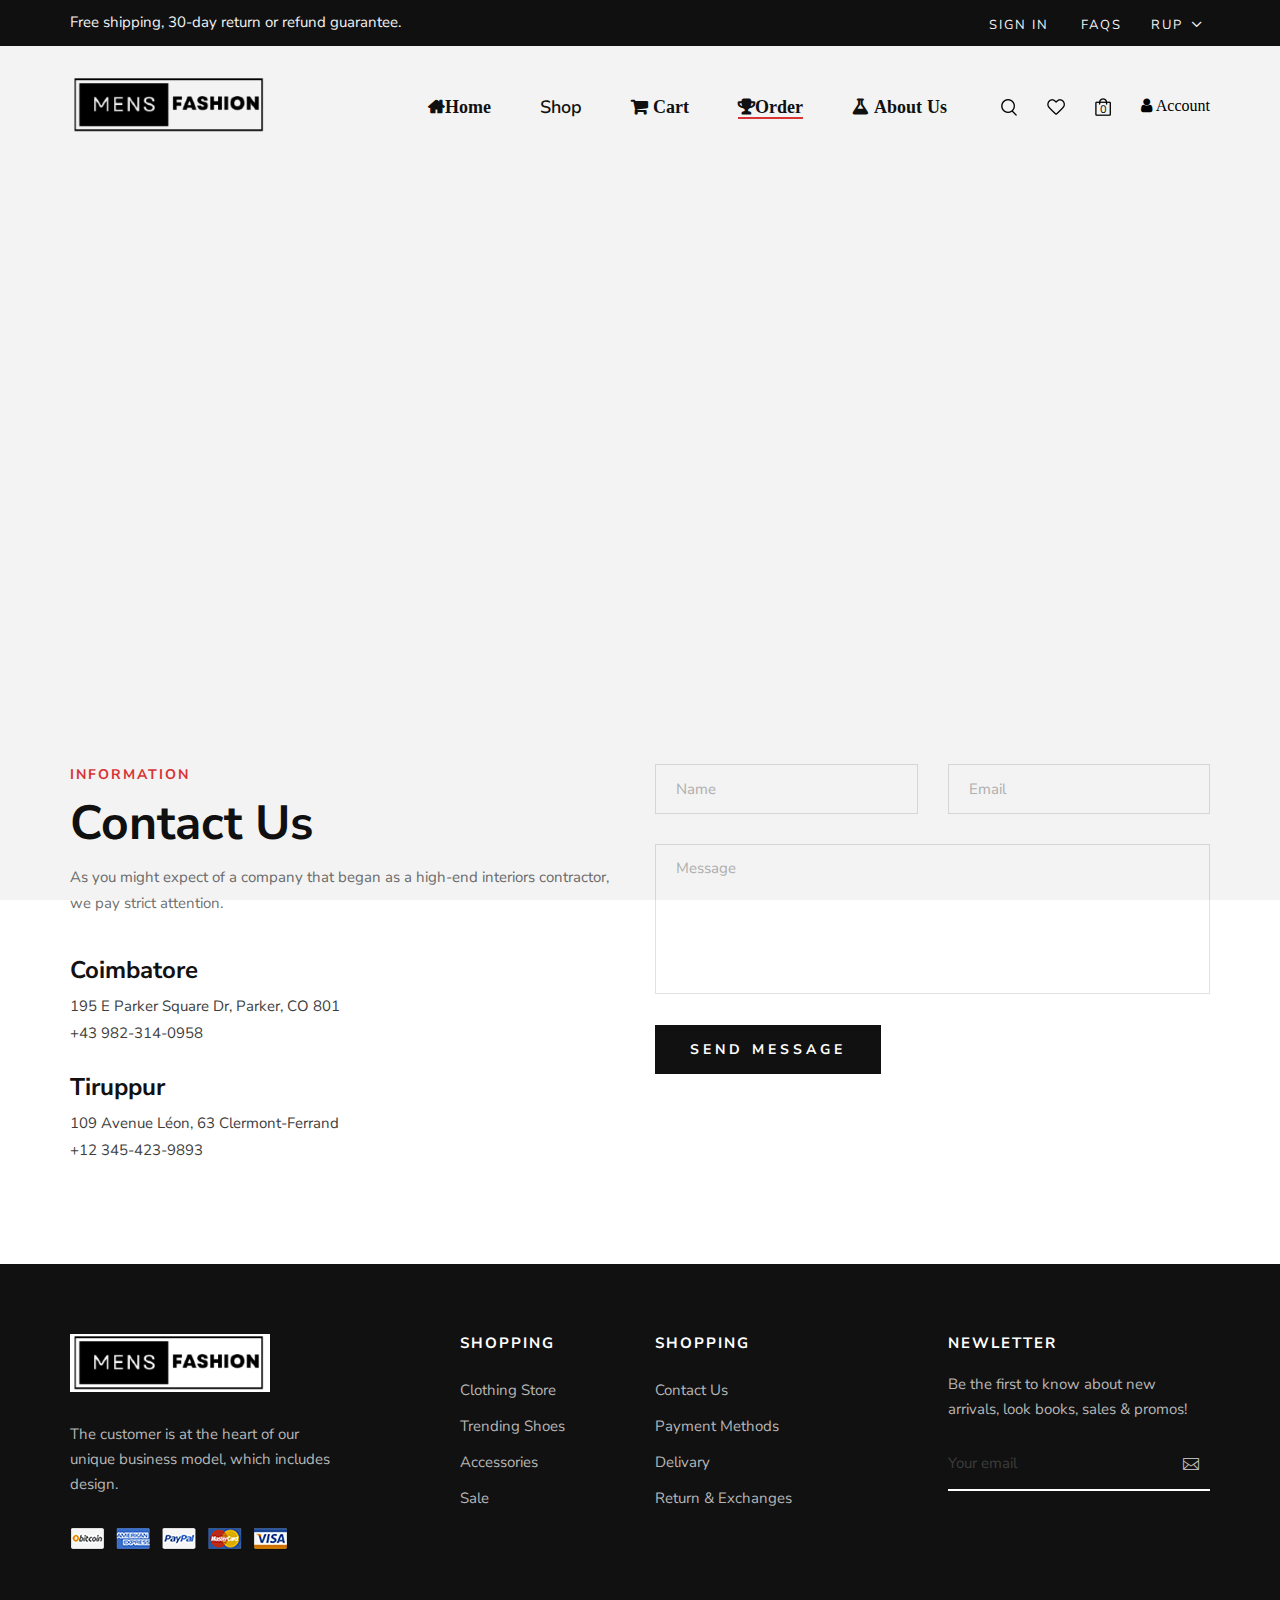
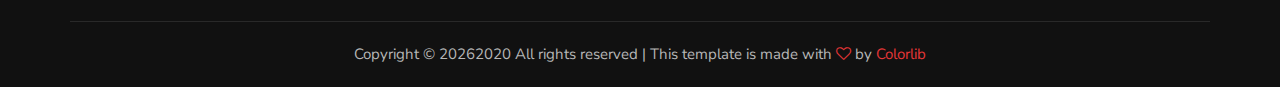
<file: contact.html>
<!DOCTYPE html>
<html lang="zxx">

<head>
    <meta charset="UTF-8">
    <meta name="description" content="Male_Fashion Template">
    <meta name="keywords" content="Male_Fashion, unica, creative, html">
    <meta name="viewport" content="width=device-width, initial-scale=1.0">
    <meta http-equiv="X-UA-Compatible" content="ie=edge">
    <title>Male-Fashion | Template</title>

    <!-- Google Font -->
    <link href="https://fonts.googleapis.com/css2?family=Nunito+Sans:wght@300;400;600;700;800;900&display=swap"
        rel="stylesheet">

    <!-- Css Styles -->
    <link rel="stylesheet" href="css/bootstrap.min.css" type="text/css">
    <link rel="stylesheet" href="css/font-awesome.min.css" type="text/css">
    <link rel="stylesheet" href="css/elegant-icons.css" type="text/css">
    <link rel="stylesheet" href="css/magnific-popup.css" type="text/css">
    <link rel="stylesheet" href="css/nice-select.css" type="text/css">
    <link rel="stylesheet" href="css/owl.carousel.min.css" type="text/css">
    <link rel="stylesheet" href="css/slicknav.min.css" type="text/css">
    <link rel="stylesheet" href="css/style.css" type="text/css">
</head>

<body>
    <!-- Page Preloder -->
    <div id="preloder">
        <div class="loader"></div>
    </div>

    <!-- Offcanvas Menu Begin -->
    <div class="offcanvas-menu-overlay"></div>
    <div class="offcanvas-menu-wrapper">
        <div class="offcanvas__option">
            <div class="offcanvas__links">
                <a href="sign.html">Sign in</a>
                <a href="#">FAQs</a>
            </div>
            <div class="offcanvas__top__hover">
                <span>RUP <i class="arrow_carrot-down"></i></span>
                <ul>
                    <li>RUP</li>
                    <li>EUR</li>
                    <li>USD</li>
                </ul>
            </div>
        </div>
        <div class="offcanvas__nav__option">
            <a href="#" class="search-switch"><img src="img/icon/search.png" alt=""></a>
            <a href="#"><img src="img/icon/heart.png" alt=""></a>
            <a href="#"><img src="img/icon/cart.png" alt=""> <span>0</span></a>
            <div class="price">&#8377 0.00</div>
        </div>
        <div id="mobile-menu-wrap"></div>
        <div class="offcanvas__text">
            <p>Free shipping, 30-day return or refund guarantee.</p>
        </div>
    </div>
    <!-- Offcanvas Menu End -->

    <!-- Header Section Begin -->
    <header class="header">
        <div class="header__top">
            <div class="container">
                <div class="row">
                    <div class="col-lg-6 col-md-7">
                        <div class="header__top__left">
                            <p>Free shipping, 30-day return or refund guarantee.</p>
                        </div>
                    </div>
                    <div class="col-lg-6 col-md-5">
                        <div class="header__top__right">
                            <div class="header__top__links">
                                <a href="sign.html">Sign in</a>
                                <a href="#">FAQs</a>
                            </div>
                            <div class="header__top__hover">
                                <span>RUP <i class="arrow_carrot-down"></i></span>
                                <ul>
                                    <li>RUP</li>
                                    <li>EUR</li>
                                    <li>USD</li>
                                </ul>
                            </div>
                        </div>
                    </div>
                </div>
            </div>
        </div>
        <div class="container">
            <div class="row">
                <div class="col-lg-3 col-md-3">
                    <div class="header__logo">
                        <a href="./index.html"><img src="men.png" alt=""></a>
                    </div>
                </div>
                <div class="col-lg-6 col-md-6">
                    <nav class="header__menu mobile-menu"style="width:650PX; padding-top:45PX;">
                        <ul>
                            <li><a href="./index.html" class="fa fa-home">Home</a></li>
                            <li><a href="./shop.html">Shop</a></li>
                            <li><a href="./shopping-cart.html"class="fa fa-shopping-cart"> Cart</a></li>
                         
                            <li class="active"><a href="./checkout.html" class="fa fa-trophy">Order</a></li>
                            <li><a href="./about.html"class="fa fa-flask"> About Us</a></li>
                            
                        </ul>
                    </nav>
                </div>
                <div class="col-lg-3 col-md-3" style="padding-top: 18PX;">
                    <div class="header__nav__option">
                        <a href="shopping-cart.html" class="search-switch"><img src="img/icon/search.png" alt=""></a>
                        <a href="#"><img src="img/icon/heart.png" alt=""></a>
                        <a href="#"><img src="img/icon/cart.png" alt=""> <span>0</span></a>

                       <a href="sign.html" class="fa fa-user"style="Color:black; font: size 5px;">   Account</a>
                      
                    </div>
                </div>
            </div>
            <div class="canvas__open"><i class="fa fa-bars"></i></div>
        </div>
    </header>
    <!-- Header Section End -->

    <!-- Map Begin -->
    <div class="map">
        <iframe src="https://www.google.com/maps/embed?pb=!1m18!1m12!1m3!1d111551.9926412813!2d-90.27317134641879!3d38.606612219170856!2m3!1f0!2f0!3f0!3m2!1i1024!2i768!4f13.1!3m3!1m2!1s0x54eab584e432360b%3A0x1c3bb99243deb742!2sUnited%20States!5e0!3m2!1sen!2sbd!4v1597926938024!5m2!1sen!2sbd" height="500" style="border:0;" allowfullscreen="" aria-hidden="false" tabindex="0"></iframe>
    </div>
    <!-- Map End -->

    <!-- Contact Section Begin -->
    <section class="contact spad">
        <div class="container">
            <div class="row">
                <div class="col-lg-6 col-md-6">
                    <div class="contact__text">
                        <div class="section-title">
                            <span>Information</span>
                            <h2>Contact Us</h2>
                            <p>As you might expect of a company that began as a high-end interiors contractor, we pay
                                strict attention.</p>
                        </div>
                        <ul>
                            <li>
                                <h4>Coimbatore</h4>
                                <p>195 E Parker Square Dr, Parker, CO 801 <br />+43 982-314-0958</p>
                            </li>
                            <li>
                                <h4>Tiruppur</h4>
                                <p>109 Avenue Léon, 63 Clermont-Ferrand <br />+12 345-423-9893</p>
                            </li>
                        </ul>
                    </div>
                </div>
                <div class="col-lg-6 col-md-6">
                    <div class="contact__form">
                        <form action="#">
                            <div class="row">
                                <div class="col-lg-6">
                                    <input type="text" placeholder="Name">
                                </div>
                                <div class="col-lg-6">
                                    <input type="text" placeholder="Email">
                                </div>
                                <div class="col-lg-12">
                                    <textarea placeholder="Message"></textarea>
                                    <button type="submit" class="site-btn">Send Message</button>
                                </div>
                            </div>
                        </form>
                    </div>
                </div>
            </div>
        </div>
    </section>
    <!-- Contact Section End -->

    <!-- Footer Section Begin -->
    <footer class="footer">
        <div class="container">
            <div class="row">
                <div class="col-lg-3 col-md-6 col-sm-6">
                    <div class="footer__about">
                        <div class="footer__logo">
                            <a href="#"><img src="men.png" alt=""></a>
                        </div>
                        <p>The customer is at the heart of our unique business model, which includes design.</p>
                        <a href="#"><img src="img/payment.png" alt=""></a>
                    </div>
                </div>
                <div class="col-lg-2 offset-lg-1 col-md-3 col-sm-6">
                    <div class="footer__widget">
                        <h6>Shopping</h6>
                        <ul>
                            <li><a href="#">Clothing Store</a></li>
                            <li><a href="#">Trending Shoes</a></li>
                            <li><a href="#">Accessories</a></li>
                            <li><a href="#">Sale</a></li>
                        </ul>
                    </div>
                </div>
                <div class="col-lg-2 col-md-3 col-sm-6">
                    <div class="footer__widget">
                        <h6>Shopping</h6>
                        <ul>
                            <li><a href="#">Contact Us</a></li>
                            <li><a href="#">Payment Methods</a></li>
                            <li><a href="#">Delivary</a></li>
                            <li><a href="#">Return & Exchanges</a></li>
                        </ul>
                    </div>
                </div>
                <div class="col-lg-3 offset-lg-1 col-md-6 col-sm-6">
                    <div class="footer__widget">
                        <h6>NewLetter</h6>
                        <div class="footer__newslatter">
                            <p>Be the first to know about new arrivals, look books, sales & promos!</p>
                            <form action="#">
                                <input type="text" placeholder="Your email">
                                <button type="submit"><span class="icon_mail_alt"></span></button>
                            </form>
                        </div>
                    </div>
                </div>
            </div>
            <div class="row">
                <div class="col-lg-12 text-center">
                    <div class="footer__copyright__text">
                        <!-- Link back to Colorlib can't be removed. Template is licensed under CC BY 3.0. -->
                        <p>Copyright ©
                            <script>
                                document.write(new Date().getFullYear());
                            </script>2020
                            All rights reserved | This template is made with <i class="fa fa-heart-o"
                                aria-hidden="true"></i> by <a href="https://colorlib.com" target="_blank">Colorlib</a>
                        </p>
                        <!-- Link back to Colorlib can't be removed. Template is licensed under CC BY 3.0. -->
                    </div>
                </div>
            </div>
        </div>
    </footer>
    <!-- Footer Section End -->

    <!-- Search Begin -->
    <div class="search-model">
        <div class="h-100 d-flex align-items-center justify-content-center">
            <div class="search-close-switch">+</div>
            <form class="search-model-form">
                <input type="text" id="search-input" placeholder="Search here.....">
            </form>
        </div>
    </div>
    <!-- Search End -->

    <!-- Js Plugins -->
    <script src="js/jquery-3.3.1.min.js"></script>
    <script src="js/bootstrap.min.js"></script>
    <script src="js/jquery.nice-select.min.js"></script>
    <script src="js/jquery.nicescroll.min.js"></script>
    <script src="js/jquery.magnific-popup.min.js"></script>
    <script src="js/jquery.countdown.min.js"></script>
    <script src="js/jquery.slicknav.js"></script>
    <script src="js/mixitup.min.js"></script>
    <script src="js/owl.carousel.min.js"></script>
    <script src="js/main.js"></script>
</body>

</html>
</file>
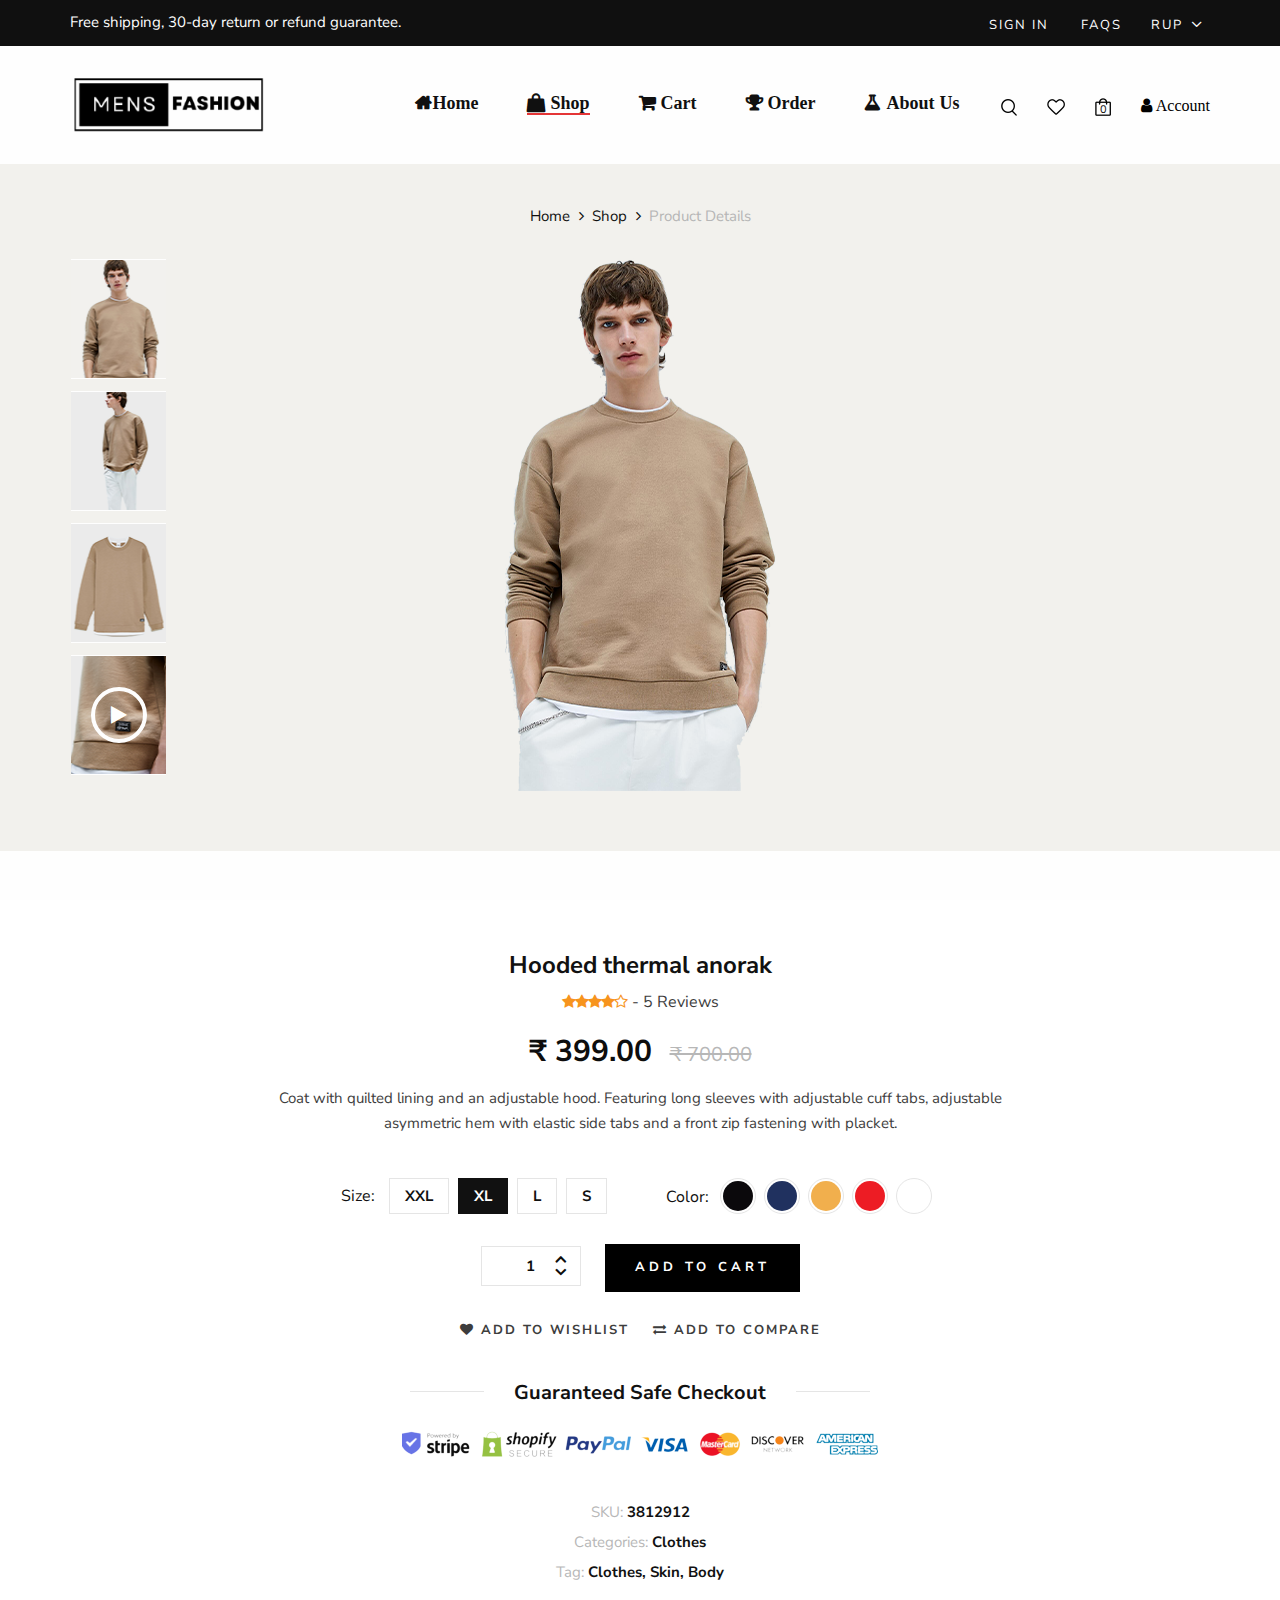
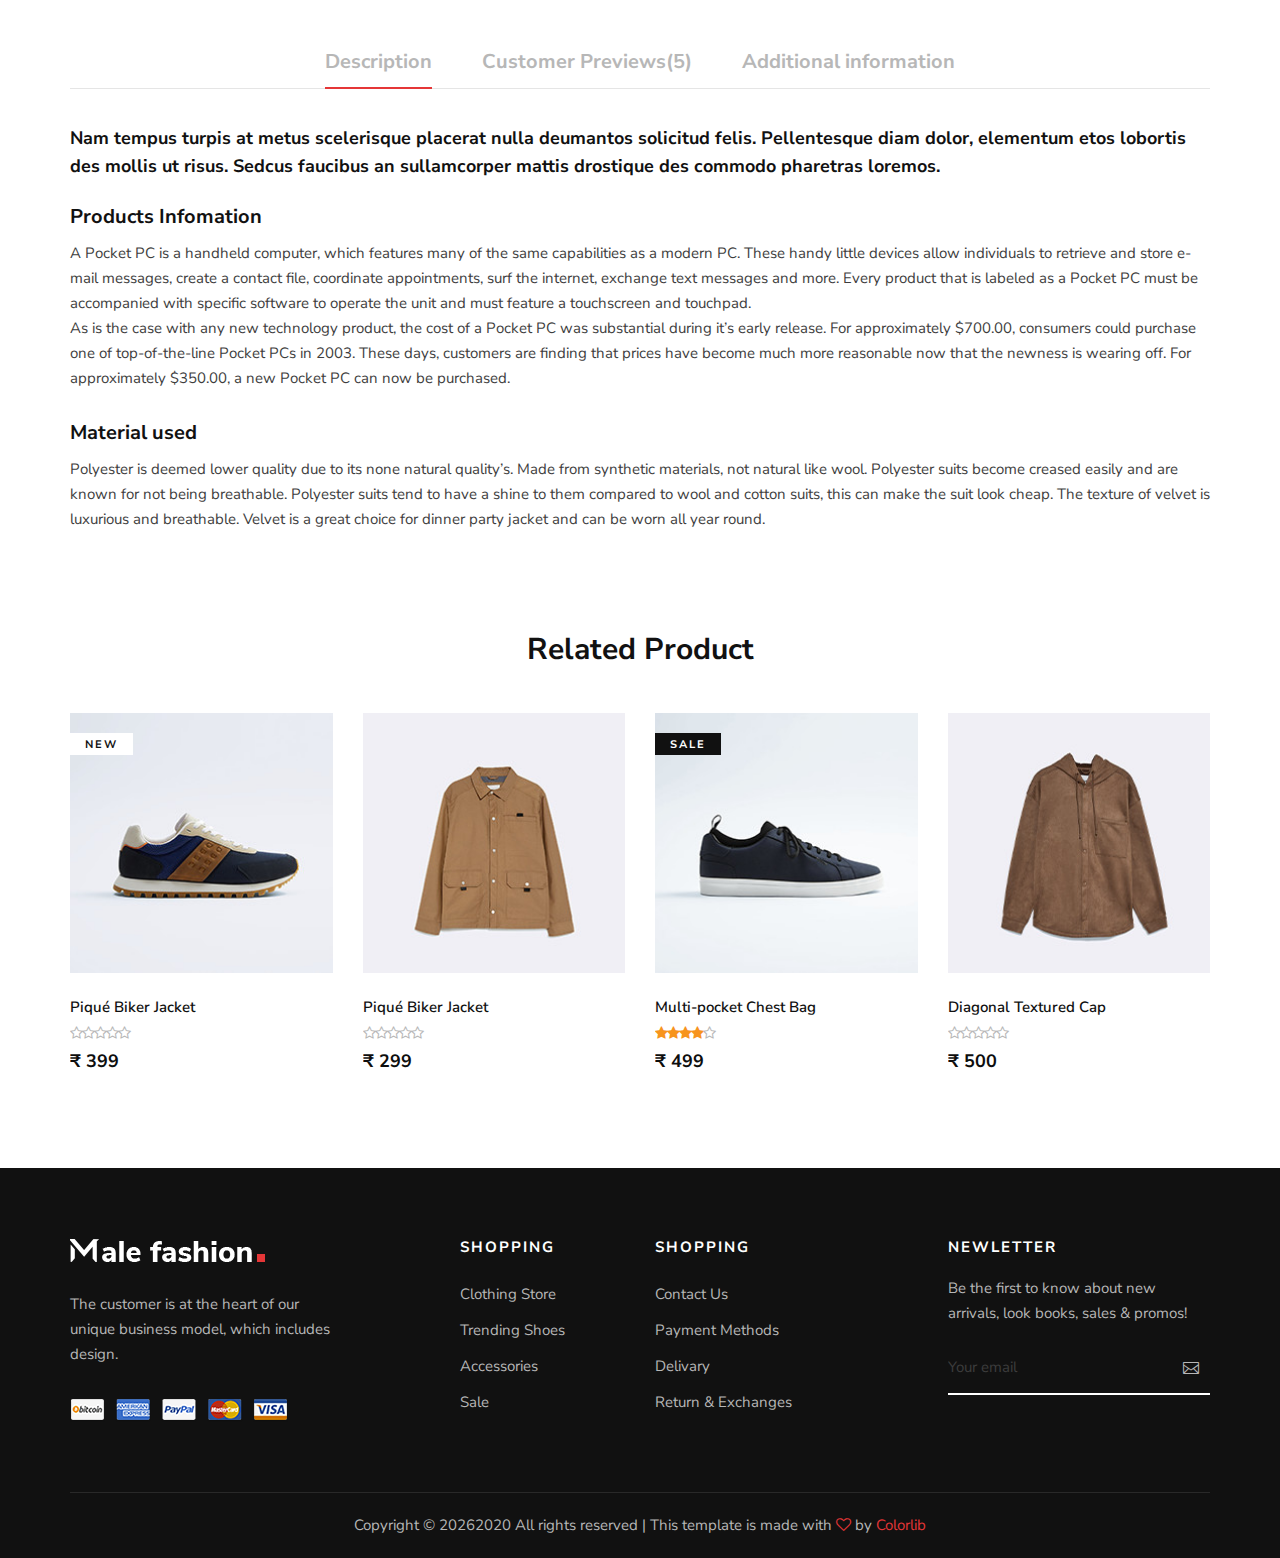
<file: shop-details.html>
<!DOCTYPE html>
<html lang="zxx">

<head>
    <meta charset="UTF-8">
    <meta name="description" content="Male_Fashion Template">
    <meta name="keywords" content="Male_Fashion, unica, creative, html">
    <meta name="viewport" content="width=device-width, initial-scale=1.0">
    <meta http-equiv="X-UA-Compatible" content="ie=edge">
    <title>Male-Fashion | Template</title>

    <!-- Google Font -->
    <link href="https://fonts.googleapis.com/css2?family=Nunito+Sans:wght@300;400;600;700;800;900&display=swap"
    rel="stylesheet">

    <!-- Css Styles -->
    <link rel="stylesheet" href="css/bootstrap.min.css" type="text/css">
    <link rel="stylesheet" href="css/font-awesome.min.css" type="text/css">
    <link rel="stylesheet" href="css/elegant-icons.css" type="text/css">
    <link rel="stylesheet" href="css/magnific-popup.css" type="text/css">
    <link rel="stylesheet" href="css/nice-select.css" type="text/css">
    <link rel="stylesheet" href="css/owl.carousel.min.css" type="text/css">
    <link rel="stylesheet" href="css/slicknav.min.css" type="text/css">
    <link rel="stylesheet" href="css/style.css" type="text/css">
</head>

<body>
    <!-- Page Preloder -->
    <div id="preloder">
        <div class="loader"></div>
    </div>

    <!-- Offcanvas Menu Begin -->
    <div class="offcanvas-menu-overlay"></div>
    <div class="offcanvas-menu-wrapper">
        <div class="offcanvas__option">
            <div class="offcanvas__links">
                <a href="sign.html">Sign in</a>
                <a href="#">FAQs</a>
            </div>
            <div class="offcanvas__top__hover">
                <span>RUP <i class="arrow_carrot-down"></i></span>
                <ul>
                    <li>RUP</li>
                    <li>EUR</li>
                    <li>USD</li>
                </ul>
            </div>
        </div>
        <div class="offcanvas__nav__option">
            <a href="#" class="search-switch"><img src="img/icon/search.png" alt=""></a>
            <a href="#"><img src="img/icon/heart.png" alt=""></a>
            <a href="#"><img src="img/icon/cart.png" alt=""> <span>0</span></a>
            <div class="price">&#8377 0.00</div>
        </div>
        <div id="mobile-menu-wrap"></div>
        <div class="offcanvas__text">
            <p>Free shipping, 30-day return or refund guarantee.</p>
        </div>
    </div>
    <!-- Offcanvas Menu End -->

    <!-- Header Section Begin -->
    <header class="header">
        <div class="header__top">
            <div class="container">
                <div class="row">
                    <div class="col-lg-6 col-md-7">
                        <div class="header__top__left">
                            <p>Free shipping, 30-day return or refund guarantee.</p>
                        </div>
                    </div>
                    <div class="col-lg-6 col-md-5">
                        <div class="header__top__right">
                            <div class="header__top__links">
                                <a href="sign.html">Sign in</a>
                                <a href="#">FAQs</a>
                            </div>
                            <div class="header__top__hover">
                                <span>RUP <i class="arrow_carrot-down"></i></span>
                                <ul>
                                    <li>RUP</li>
                                    <li>EUR</li>
                                    <li>USD</li>
                                </ul>
                            </div>
                        </div>
                    </div>
                </div>
            </div>
        </div>
        <div class="container">
            <div class="row">
                <div class="col-lg-3 col-md-3">
                    <div class="header__logo">
                        <a href="./inex.html"><img src="men.png" alt=""></a>
                    </div>
                </div>
                <div class="col-lg-6 col-md-6">
                    <nav class="header__menu mobile-menu"style="width:650PX; padding-top:45PX;">
                        <ul>
                            <li><a href="./index.html" class="fa fa-home">Home</a></li>
                            <li class="active"><a href="./shop.html" class="fa fa-shopping-bag"> Shop</a></li>
                            <li><a href="./shopping-cart.html"class="fa fa-shopping-cart"> Cart</a></li>
                          
                           
                            <li><a href="./checkout.html" class="fa fa-trophy" > Order</a></li>
                            <li><a href="./about.html"class="fa fa-flask"> About Us</a></li>
                          
                        </ul>
                    </nav>
                </div>
                <div class="col-lg-3 col-md-3" style="padding-top: 18PX;">
                    <div class="header__nav__option">
                        <a href="shopping-cart.html" class="search-switch"><img src="img/icon/search.png" alt=""></a>
                        <a href="#"><img src="img/icon/heart.png" alt=""></a>
                        <a href="#"><img src="img/icon/cart.png" alt=""> <span>0</span></a>

                       <a href="./sign.html" class="fa fa-user"style="Color:black; font: size 5px;">   Account</a>
                      
                    </div>
                </div>
            </div>
            <div class="canvas__open"><i class="fa fa-bars"></i></div>
        </div>
    </header>
    <!-- Header Section End -->

    <!-- Shop Details Section Begin -->
    <section class="shop-details">
        <div class="product__details__pic">
            <div class="container">
                <div class="row">
                    <div class="col-lg-12">
                        <div class="product__details__breadcrumb">
                            <a href="./index.html">Home</a>
                            <a href="./shop.html">Shop</a>
                            <span>Product Details</span>
                        </div>
                    </div>
                </div>
                <div class="row">
                    <div class="col-lg-3 col-md-3">
                        <ul class="nav nav-tabs" role="tablist">
                            <li class="nav-item">
                                <a class="nav-link active" data-toggle="tab" href="#tabs-1" role="tab">
                                    <div class="product__thumb__pic set-bg" data-setbg="img/shop-details/thumb-1.png">
                                    </div>
                                </a>
                            </li>
                            <li class="nav-item">
                                <a class="nav-link" data-toggle="tab" href="#tabs-2" role="tab">
                                    <div class="product__thumb__pic set-bg" data-setbg="img/shop-details/thumb-2.png">
                                    </div>
                                </a>
                            </li>
                            <li class="nav-item">
                                <a class="nav-link" data-toggle="tab" href="#tabs-3" role="tab">
                                    <div class="product__thumb__pic set-bg" data-setbg="img/shop-details/thumb-3.png">
                                    </div>
                                </a>
                            </li>
                            <li class="nav-item">
                                <a class="nav-link" data-toggle="tab" href="#tabs-4" role="tab">
                                    <div class="product__thumb__pic set-bg" data-setbg="img/shop-details/thumb-4.png">
                                        <i class="fa fa-play"></i>
                                    </div>
                                </a>
                            </li>
                        </ul>
                    </div>
                    <div class="col-lg-6 col-md-9">
                        <div class="tab-content">
                            <div class="tab-pane active" id="tabs-1" role="tabpanel">
                                <div class="product__details__pic__item">
                                    <img src="img/shop-details/product-big-2.png" alt="">
                                </div>
                            </div>
                            <div class="tab-pane" id="tabs-2" role="tabpanel">
                                <div class="product__details__pic__item">
                                    <img src="img/shop-details/product-big-3.png" alt="">
                                </div>
                            </div>
                            <div class="tab-pane" id="tabs-3" role="tabpanel">
                                <div class="product__details__pic__item">
                                    <img src="img/shop-details/product-big.png" alt="">
                                </div>
                            </div>
                            <div class="tab-pane" id="tabs-4" role="tabpanel">
                                <div class="product__details__pic__item">
                                    <img src="img/shop-details/product-big-4.png" alt="">
                                    <a href="https://www.youtube.com/watch?v=8PJ3_p7VqHw&list=RD8PJ3_p7VqHw&start_radio=1" class="video-popup"><i class="fa fa-play"></i></a>
                                </div>
                            </div>
                        </div>
                    </div>
                </div>
            </div>
        </div>
        <div class="product__details__content">
            <div class="container">
                <div class="row d-flex justify-content-center">
                    <div class="col-lg-8">
                        <div class="product__details__text">
                            <h4>Hooded thermal anorak</h4>
                            <div class="rating">
                                <i class="fa fa-star"></i>
                                <i class="fa fa-star"></i>
                                <i class="fa fa-star"></i>
                                <i class="fa fa-star"></i>
                                <i class="fa fa-star-o"></i>
                                <span> - 5 Reviews</span>
                            </div>
                            <h3>&#8377 399.00 <span> &#8377 700.00</span></h3>
                            <p>Coat with quilted lining and an adjustable hood. Featuring long sleeves with adjustable
                                cuff tabs, adjustable asymmetric hem with elastic side tabs and a front zip fastening
                            with placket.</p>
                            <div class="product__details__option">
                                <div class="product__details__option__size">
                                    <span>Size:</span>
                                    <label for="xxl">xxl
                                        <input type="radio" id="xxl">
                                    </label>
                                    <label class="active" for="xl">xl
                                        <input type="radio" id="xl">
                                    </label>
                                    <label for="l">l
                                        <input type="radio" id="l">
                                    </label>
                                    <label for="sm">s
                                        <input type="radio" id="sm">
                                    </label>
                                </div>
                                <div class="product__details__option__color">
                                    <span>Color:</span>
                                    <label class="c-1" for="sp-1">
                                        <input type="radio" id="sp-1">
                                    </label>
                                    <label class="c-2" for="sp-2">
                                        <input type="radio" id="sp-2">
                                    </label>
                                    <label class="c-3" for="sp-3">
                                        <input type="radio" id="sp-3">
                                    </label>
                                    <label class="c-4" for="sp-4">
                                        <input type="radio" id="sp-4">
                                    </label>
                                    <label class="c-9" for="sp-9">
                                        <input type="radio" id="sp-9">
                                    </label>
                                </div>
                            </div>
                            <div class="product__details__cart__option">
                                <div class="quantity">
                                    <div class="pro-qty">
                                        <input type="text" value="1">
                                    </div>
                                </div>
                                <a href="#" class="primary-btn">add to cart</a>
                            </div>
                            <div class="product__details__btns__option">
                                <a href="#"><i class="fa fa-heart"></i> add to wishlist</a>
                                <a href="#"><i class="fa fa-exchange"></i> Add To Compare</a>
                            </div>
                            <div class="product__details__last__option">
                                <h5><span>Guaranteed Safe Checkout</span></h5>
                                <img src="img/shop-details/details-payment.png" alt="">
                                <ul>
                                    <li><span>SKU:</span> 3812912</li>
                                    <li><span>Categories:</span> Clothes</li>
                                    <li><span>Tag:</span> Clothes, Skin, Body</li>
                                </ul>
                            </div>
                        </div>
                    </div>
                </div>
                <div class="row">
                    <div class="col-lg-12">
                        <div class="product__details__tab">
                            <ul class="nav nav-tabs" role="tablist">
                                <li class="nav-item">
                                    <a class="nav-link active" data-toggle="tab" href="#tabs-5"
                                    role="tab">Description</a>
                                </li>
                                <li class="nav-item">
                                    <a class="nav-link" data-toggle="tab" href="#tabs-6" role="tab">Customer
                                    Previews(5)</a>
                                </li>
                                <li class="nav-item">
                                    <a class="nav-link" data-toggle="tab" href="#tabs-7" role="tab">Additional
                                    information</a>
                                </li>
                            </ul>
                            <div class="tab-content">
                                <div class="tab-pane active" id="tabs-5" role="tabpanel">
                                    <div class="product__details__tab__content">
                                        <p class="note">Nam tempus turpis at metus scelerisque placerat nulla deumantos
                                            solicitud felis. Pellentesque diam dolor, elementum etos lobortis des mollis
                                            ut risus. Sedcus faucibus an sullamcorper mattis drostique des commodo
                                        pharetras loremos.</p>
                                        <div class="product__details__tab__content__item">
                                            <h5>Products Infomation</h5>
                                            <p>A Pocket PC is a handheld computer, which features many of the same
                                                capabilities as a modern PC. These handy little devices allow
                                                individuals to retrieve and store e-mail messages, create a contact
                                                file, coordinate appointments, surf the internet, exchange text messages
                                                and more. Every product that is labeled as a Pocket PC must be
                                                accompanied with specific software to operate the unit and must feature
                                            a touchscreen and touchpad.</p>
                                            <p>As is the case with any new technology product, the cost of a Pocket PC
                                                was substantial during it’s early release. For approximately $700.00,
                                                consumers could purchase one of top-of-the-line Pocket PCs in 2003.
                                                These days, customers are finding that prices have become much more
                                                reasonable now that the newness is wearing off. For approximately
                                            $350.00, a new Pocket PC can now be purchased.</p>
                                        </div>
                                        <div class="product__details__tab__content__item">
                                            <h5>Material used</h5>
                                            <p>Polyester is deemed lower quality due to its none natural quality’s. Made
                                                from synthetic materials, not natural like wool. Polyester suits become
                                                creased easily and are known for not being breathable. Polyester suits
                                                tend to have a shine to them compared to wool and cotton suits, this can
                                                make the suit look cheap. The texture of velvet is luxurious and
                                                breathable. Velvet is a great choice for dinner party jacket and can be
                                            worn all year round.</p>
                                        </div>
                                    </div>
                                </div>
                                <div class="tab-pane" id="tabs-6" role="tabpanel">
                                    <div class="product__details__tab__content">
                                        <div class="product__details__tab__content__item">
                                            <h5>Products Infomation</h5>
                                            <p>A Pocket PC is a handheld computer, which features many of the same
                                                capabilities as a modern PC. These handy little devices allow
                                                individuals to retrieve and store e-mail messages, create a contact
                                                file, coordinate appointments, surf the internet, exchange text messages
                                                and more. Every product that is labeled as a Pocket PC must be
                                                accompanied with specific software to operate the unit and must feature
                                            a touchscreen and touchpad.</p>
                                            <p>As is the case with any new technology product, the cost of a Pocket PC
                                                was substantial during it’s early release. For approximately $700.00,
                                                consumers could purchase one of top-of-the-line Pocket PCs in 2003.
                                                These days, customers are finding that prices have become much more
                                                reasonable now that the newness is wearing off. For approximately
                                            $350.00, a new Pocket PC can now be purchased.</p>
                                        </div>
                                        <div class="product__details__tab__content__item">
                                            <h5>Material used</h5>
                                            <p>Polyester is deemed lower quality due to its none natural quality’s. Made
                                                from synthetic materials, not natural like wool. Polyester suits become
                                                creased easily and are known for not being breathable. Polyester suits
                                                tend to have a shine to them compared to wool and cotton suits, this can
                                                make the suit look cheap. The texture of velvet is luxurious and
                                                breathable. Velvet is a great choice for dinner party jacket and can be
                                            worn all year round.</p>
                                        </div>
                                    </div>
                                </div>
                                <div class="tab-pane" id="tabs-7" role="tabpanel">
                                    <div class="product__details__tab__content">
                                        <p class="note">Nam tempus turpis at metus scelerisque placerat nulla deumantos
                                            solicitud felis. Pellentesque diam dolor, elementum etos lobortis des mollis
                                            ut risus. Sedcus faucibus an sullamcorper mattis drostique des commodo
                                        pharetras loremos.</p>
                                        <div class="product__details__tab__content__item">
                                            <h5>Products Infomation</h5>
                                            <p>A Pocket PC is a handheld computer, which features many of the same
                                                capabilities as a modern PC. These handy little devices allow
                                                individuals to retrieve and store e-mail messages, create a contact
                                                file, coordinate appointments, surf the internet, exchange text messages
                                                and more. Every product that is labeled as a Pocket PC must be
                                                accompanied with specific software to operate the unit and must feature
                                            a touchscreen and touchpad.</p>
                                            <p>As is the case with any new technology product, the cost of a Pocket PC
                                                was substantial during it’s early release. For approximately $700.00,
                                                consumers could purchase one of top-of-the-line Pocket PCs in 2003.
                                                These days, customers are finding that prices have become much more
                                                reasonable now that the newness is wearing off. For approximately
                                            $350.00, a new Pocket PC can now be purchased.</p>
                                        </div>
                                        <div class="product__details__tab__content__item">
                                            <h5>Material used</h5>
                                            <p>Polyester is deemed lower quality due to its none natural quality’s. Made
                                                from synthetic materials, not natural like wool. Polyester suits become
                                                creased easily and are known for not being breathable. Polyester suits
                                                tend to have a shine to them compared to wool and cotton suits, this can
                                                make the suit look cheap. The texture of velvet is luxurious and
                                                breathable. Velvet is a great choice for dinner party jacket and can be
                                            worn all year round.</p>
                                        </div>
                                    </div>
                                </div>
                            </div>
                        </div>
                    </div>
                </div>
            </div>
        </div>
    </section>
    <!-- Shop Details Section End -->

    <!-- Related Section Begin -->
    <section class="related spad">
        <div class="container">
            <div class="row">
                <div class="col-lg-12">
                    <h3 class="related-title">Related Product</h3>
                </div>
            </div>
            <div class="row">
                <div class="col-lg-3 col-md-6 col-sm-6 col-sm-6">
                    <div class="product__item">
                        <div class="product__item__pic set-bg" data-setbg="img/product/product-1.jpg">
                            <span class="label">New</span>
                            <ul class="product__hover">
                                <li><a href="#"><img src="img/icon/heart.png" alt=""></a></li>
                                <li><a href="#"><img src="img/icon/compare.png" alt=""> <span>Compare</span></a></li>
                                <li><a href="#"><img src="img/icon/search.png" alt=""></a></li>
                            </ul>
                        </div>
                        <div class="product__item__text">
                            <h6>Piqué Biker Jacket</h6>
                            <a href="#" class="add-cart">+ Add To Cart</a>
                            <div class="rating">
                                <i class="fa fa-star-o"></i>
                                <i class="fa fa-star-o"></i>
                                <i class="fa fa-star-o"></i>
                                <i class="fa fa-star-o"></i>
                                <i class="fa fa-star-o"></i>
                            </div>
                            <h5>&#8377 399</h5>
                            <div class="product__color__select">
                                <label for="pc-1">
                                    <input type="radio" id="pc-1">
                                </label>
                                <label class="active black" for="pc-2">
                                    <input type="radio" id="pc-2">
                                </label>
                                <label class="grey" for="pc-3">
                                    <input type="radio" id="pc-3">
                                </label>
                            </div>
                        </div>
                    </div>
                </div>
                <div class="col-lg-3 col-md-6 col-sm-6 col-sm-6">
                    <div class="product__item">
                        <div class="product__item__pic set-bg" data-setbg="img/product/product-2.jpg">
                            <ul class="product__hover">
                                <li><a href="#"><img src="img/icon/heart.png" alt=""></a></li>
                                <li><a href="#"><img src="img/icon/compare.png" alt=""> <span>Compare</span></a></li>
                                <li><a href="#"><img src="img/icon/search.png" alt=""></a></li>
                            </ul>
                        </div>
                        <div class="product__item__text">
                            <h6>Piqué Biker Jacket</h6>
                            <a href="#" class="add-cart">+ Add To Cart</a>
                            <div class="rating">
                                <i class="fa fa-star-o"></i>
                                <i class="fa fa-star-o"></i>
                                <i class="fa fa-star-o"></i>
                                <i class="fa fa-star-o"></i>
                                <i class="fa fa-star-o"></i>
                            </div>
                            <h5>&#8377 299</h5>
                            <div class="product__color__select">
                                <label for="pc-4">
                                    <input type="radio" id="pc-4">
                                </label>
                                <label class="active black" for="pc-5">
                                    <input type="radio" id="pc-5">
                                </label>
                                <label class="grey" for="pc-6">
                                    <input type="radio" id="pc-6">
                                </label>
                            </div>
                        </div>
                    </div>
                </div>
                <div class="col-lg-3 col-md-6 col-sm-6 col-sm-6">
                    <div class="product__item sale">
                        <div class="product__item__pic set-bg" data-setbg="img/product/product-3.jpg">
                            <span class="label">Sale</span>
                            <ul class="product__hover">
                                <li><a href="#"><img src="img/icon/heart.png" alt=""></a></li>
                                <li><a href="#"><img src="img/icon/compare.png" alt=""> <span>Compare</span></a></li>
                                <li><a href="#"><img src="img/icon/search.png" alt=""></a></li>
                            </ul>
                        </div>
                        <div class="product__item__text">
                            <h6>Multi-pocket Chest Bag</h6>
                            <a href="#" class="add-cart">+ Add To Cart</a>
                            <div class="rating">
                                <i class="fa fa-star"></i>
                                <i class="fa fa-star"></i>
                                <i class="fa fa-star"></i>
                                <i class="fa fa-star"></i>
                                <i class="fa fa-star-o"></i>
                            </div>
                            <h5>&#8377 499</h5>
                            <div class="product__color__select">
                                <label for="pc-7">
                                    <input type="radio" id="pc-7">
                                </label>
                                <label class="active black" for="pc-8">
                                    <input type="radio" id="pc-8">
                                </label>
                                <label class="grey" for="pc-9">
                                    <input type="radio" id="pc-9">
                                </label>
                            </div>
                        </div>
                    </div>
                </div>
                <div class="col-lg-3 col-md-6 col-sm-6 col-sm-6">
                    <div class="product__item">
                        <div class="product__item__pic set-bg" data-setbg="img/product/product-4.jpg">
                            <ul class="product__hover">
                                <li><a href="#"><img src="img/icon/heart.png" alt=""></a></li>
                                <li><a href="#"><img src="img/icon/compare.png" alt=""> <span>Compare</span></a></li>
                                <li><a href="#"><img src="img/icon/search.png" alt=""></a></li>
                            </ul>
                        </div>
                        <div class="product__item__text">
                            <h6>Diagonal Textured Cap</h6>
                            <a href="#" class="add-cart">+ Add To Cart</a>
                            <div class="rating">
                                <i class="fa fa-star-o"></i>
                                <i class="fa fa-star-o"></i>
                                <i class="fa fa-star-o"></i>
                                <i class="fa fa-star-o"></i>
                                <i class="fa fa-star-o"></i>
                            </div>
                            <h5>&#8377 500</h5>
                            <div class="product__color__select">
                                <label for="pc-10">
                                    <input type="radio" id="pc-10">
                                </label>
                                <label class="active black" for="pc-11">
                                    <input type="radio" id="pc-11">
                                </label>
                                <label class="grey" for="pc-12">
                                    <input type="radio" id="pc-12">
                                </label>
                            </div>
                        </div>
                    </div>
                </div>
            </div>
        </div>
    </section>
    <!-- Related Section End -->

    <!-- Footer Section Begin -->
    <footer class="footer">
        <div class="container">
            <div class="row">
                <div class="col-lg-3 col-md-6 col-sm-6">
                    <div class="footer__about">
                        <div class="footer__logo">
                            <a href="#"><img src="img/footer-logo.png" alt=""></a>
                        </div>
                        <p>The customer is at the heart of our unique business model, which includes design.</p>
                        <a href="#"><img src="img/payment.png" alt=""></a>
                    </div>
                </div>
                <div class="col-lg-2 offset-lg-1 col-md-3 col-sm-6">
                    <div class="footer__widget">
                        <h6>Shopping</h6>
                        <ul>
                            <li><a href="#">Clothing Store</a></li>
                            <li><a href="#">Trending Shoes</a></li>
                            <li><a href="#">Accessories</a></li>
                            <li><a href="#">Sale</a></li>
                        </ul>
                    </div>
                </div>
                <div class="col-lg-2 col-md-3 col-sm-6">
                    <div class="footer__widget">
                        <h6>Shopping</h6>
                        <ul>
                            <li><a href="#">Contact Us</a></li>
                            <li><a href="#">Payment Methods</a></li>
                            <li><a href="#">Delivary</a></li>
                            <li><a href="#">Return & Exchanges</a></li>
                        </ul>
                    </div>
                </div>
                <div class="col-lg-3 offset-lg-1 col-md-6 col-sm-6">
                    <div class="footer__widget">
                        <h6>NewLetter</h6>
                        <div class="footer__newslatter">
                            <p>Be the first to know about new arrivals, look books, sales & promos!</p>
                            <form action="#">
                                <input type="text" placeholder="Your email">
                                <button type="submit"><span class="icon_mail_alt"></span></button>
                            </form>
                        </div>
                    </div>
                </div>
            </div>
            <div class="row">
                <div class="col-lg-12 text-center">
                    <div class="footer__copyright__text">
                        <!-- Link back to Colorlib can't be removed. Template is licensed under CC BY 3.0. -->
                        <p>Copyright ©
                            <script>
                                document.write(new Date().getFullYear());
                            </script>2020
                            All rights reserved | This template is made with <i class="fa fa-heart-o"
                            aria-hidden="true"></i> by <a href="https://colorlib.com" target="_blank">Colorlib</a>
                        </p>
                        <!-- Link back to Colorlib can't be removed. Template is licensed under CC BY 3.0. -->
                    </div>
                </div>
            </div>
        </div>
    </footer>
    <!-- Footer Section End -->

    <!-- Search Begin -->
    <div class="search-model">
        <div class="h-100 d-flex align-items-center justify-content-center">
            <div class="search-close-switch">+</div>
            <form class="search-model-form">
                <input type="text" id="search-input" placeholder="Search here.....">
            </form>
        </div>
    </div>
    <!-- Search End -->

    <!-- Js Plugins -->
    <script src="js/jquery-3.3.1.min.js"></script>
    <script src="js/bootstrap.min.js"></script>
    <script src="js/jquery.nice-select.min.js"></script>
    <script src="js/jquery.nicescroll.min.js"></script>
    <script src="js/jquery.magnific-popup.min.js"></script>
    <script src="js/jquery.countdown.min.js"></script>
    <script src="js/jquery.slicknav.js"></script>
    <script src="js/mixitup.min.js"></script>
    <script src="js/owl.carousel.min.js"></script>
    <script src="js/main.js"></script>
</body>

</html>
</file>
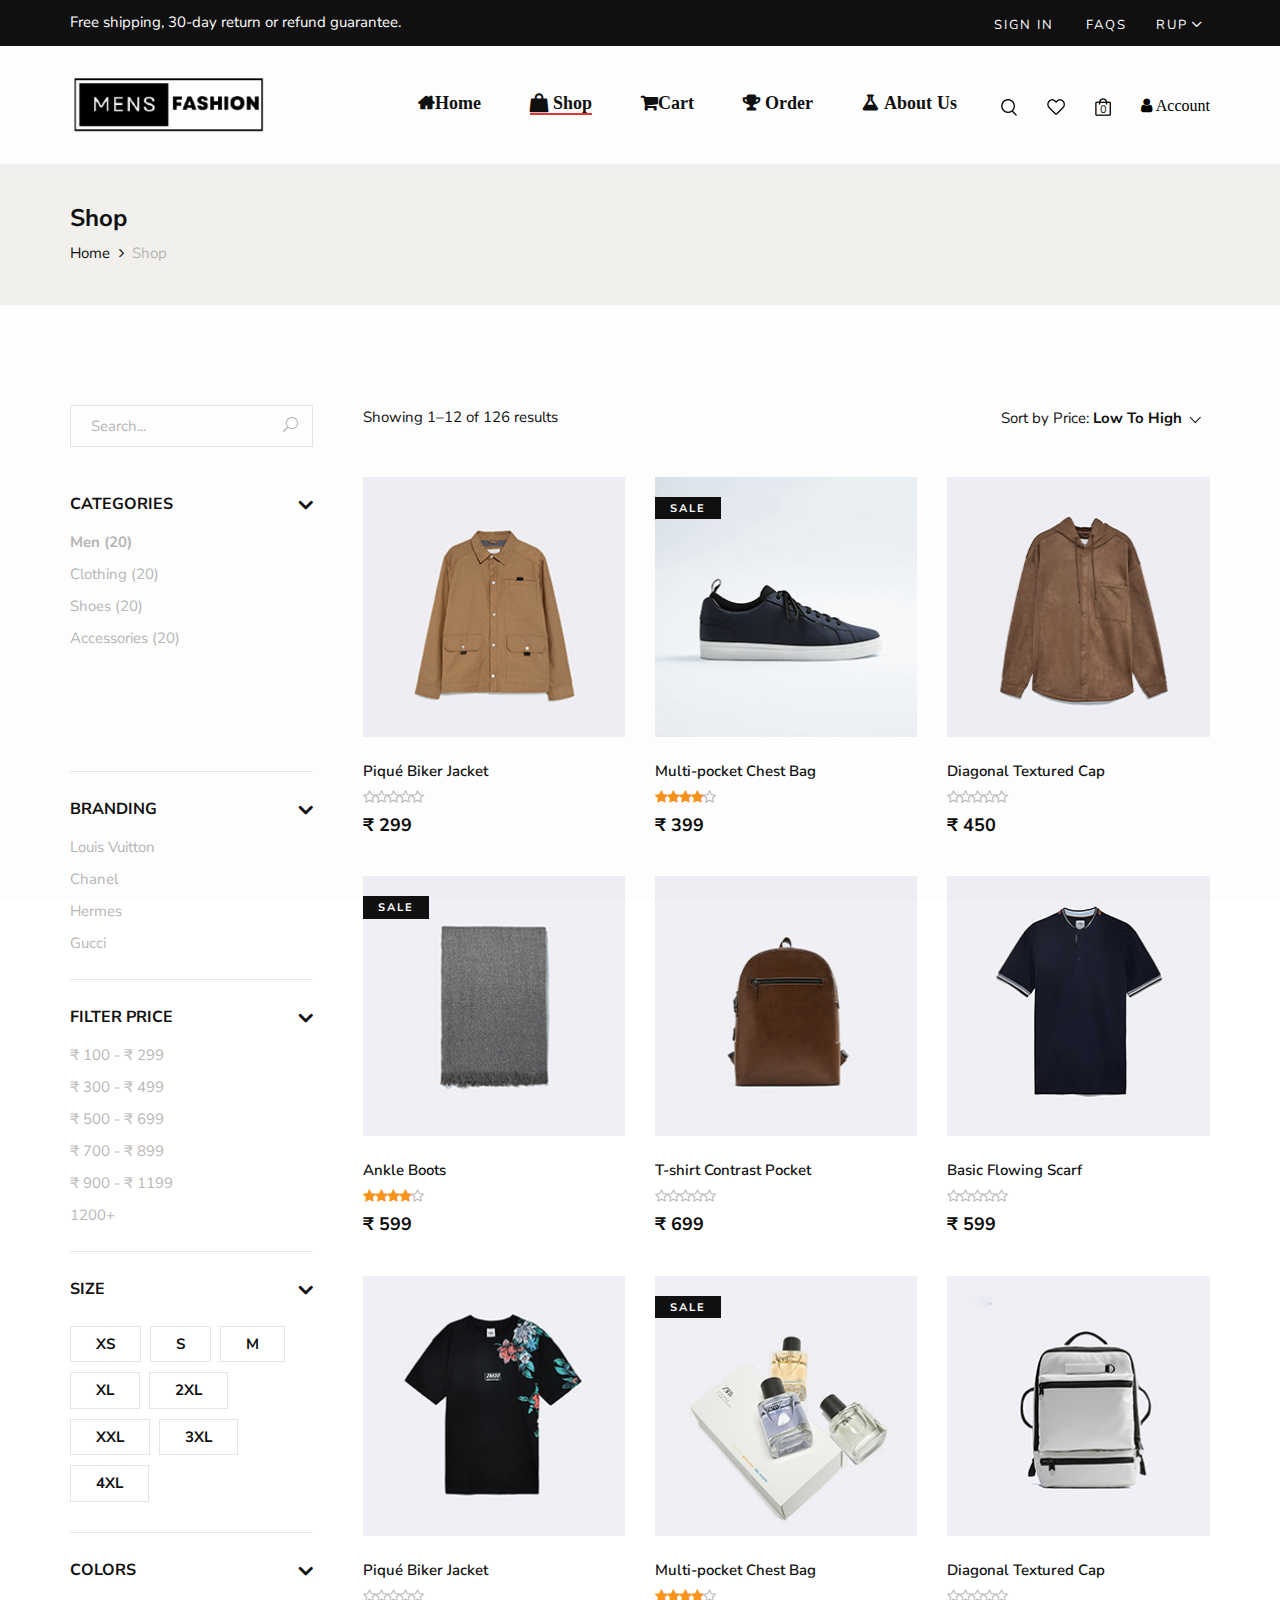
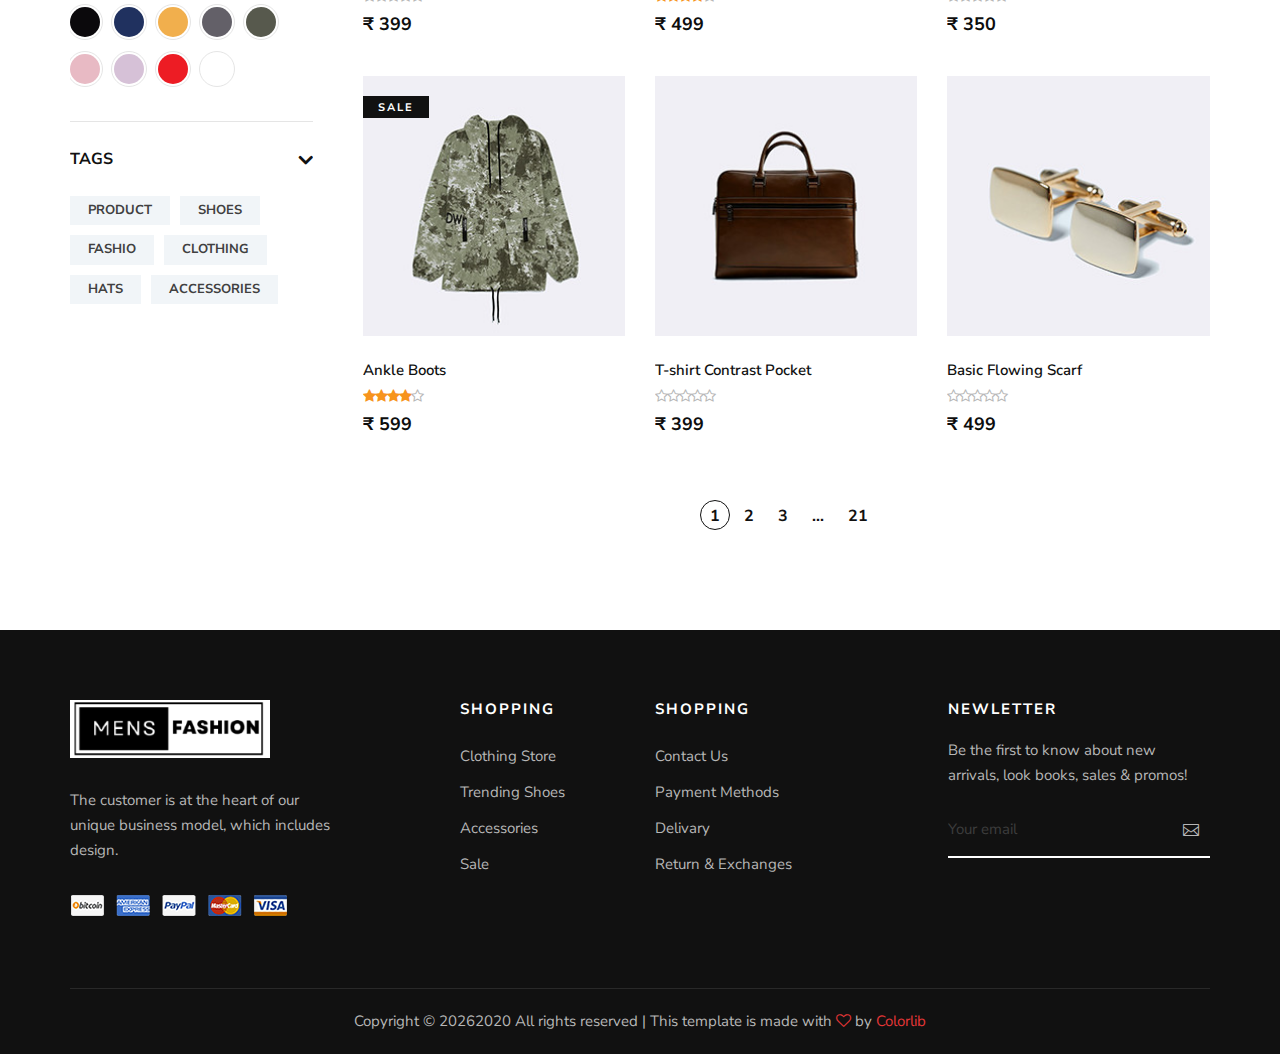
<file: shop.html>
<!DOCTYPE html>
<html lang="zxx">

<head>
    <meta charset="UTF-8">
    <meta name="description" content="Male_Fashion Template">
    <meta name="keywords" content="Male_Fashion, unica, creative, html">
    <meta name="viewport" content="width=device-width, initial-scale=1.0">
    <meta http-equiv="X-UA-Compatible" content="ie=edge">
    <title>Male-Fashion | Template</title>

    <!-- Google Font -->
    <link href="https://fonts.googleapis.com/css2?family=Nunito+Sans:wght@300;400;600;700;800;900&display=swap"
    rel="stylesheet">

    <!-- Css Styles -->
    <link rel="stylesheet" href="css/bootstrap.min.css" type="text/css">
    <link rel="stylesheet" href="css/font-awesome.min.css" type="text/css">
    <link rel="stylesheet" href="css/elegant-icons.css" type="text/css">
    <link rel="stylesheet" href="css/magnific-popup.css" type="text/css">
    <link rel="stylesheet" href="css/nice-select.css" type="text/css">
    <link rel="stylesheet" href="css/owl.carousel.min.css" type="text/css">
    <link rel="stylesheet" href="css/slicknav.min.css" type="text/css">
    <link rel="stylesheet" href="css/style.css" type="text/css">
</head>

<body>
    <!-- Page Preloder -->
    <div id="preloder">
        <div class="loader"></div>
    </div>

    <!-- Offcanvas Menu Begin -->
    <div class="offcanvas-menu-overlay"></div>
    <div class="offcanvas-menu-wrapper">
        <div class="offcanvas__option">
            <div class="offcanvas__links">
                <a href="sign.html">Sign in</a>
                <a href="#">FAQs</a>
            </div>
            <div class="offcanvas__top__hover">
                <span>RUP<i class="arrow_carrot-down"></i></span>
                <ul>
                    <li>RUP</li>
                    <li>EUR</li>
                    <li>USD</li>
                </ul>
            </div>
        </div>
        <div class="offcanvas__nav__option">
            <a href="#" class="search-switch"><img src="img/icon/search.png" alt=""></a>
            <a href="#"><img src="img/icon/heart.png" alt=""></a>
            <a href="#"><img src="img/icon/cart.png" alt=""> <span>0</span></a>
            <div class="price">&#8377 0.00</div>
        </div>
        <div id="mobile-menu-wrap"></div>
        <div class="offcanvas__text">
            <p>Free shipping, 30-day return or refund guarantee.</p>
        </div>
    </div>
    <!-- Offcanvas Menu End -->

    <!-- Header Section Begin -->
    <header class="header">
        <div class="header__top">
            <div class="container">
                <div class="row">
                    <div class="col-lg-6 col-md-7">
                        <div class="header__top__left">
                            <p>Free shipping, 30-day return or refund guarantee.</p>
                        </div>
                    </div>
                    <div class="col-lg-6 col-md-5">
                        <div class="header__top__right">
                            <div class="header__top__links">
                                <a href="sign.html">Sign in</a>
                                <a href="#">FAQs</a>
                            </div>
                            <div class="header__top__hover">
                                <span>RUP<i class="arrow_carrot-down"></i></span>
                                <ul>
                                    <li>RUP</li>
                                    <li>EUR</li>
                                    <li>USD</li>
                                </ul>
                            </div>
                        </div>
                    </div>
                </div>
            </div>
        </div>
        <div class="container">
            <div class="row">
                <div class="col-lg-3 col-md-3">
                    <div class="header__logo">
                        <a href="./index.html"><img src="men.png" alt=""></a>
                    </div>
                </div>
                <div class="col-lg-6 col-md-6">
                    <nav class="header__menu mobile-menu"style="width:650PX; padding-top:45PX;">
                        <ul>
                            <li><a href="./index.html" class="fa fa-home">Home</a></li>
                            <li class="active"><a href="./shop.html" class="fa fa-shopping-bag"> Shop</a></li>
                            <li><a href="./shopping-cart.html"class="fa fa-shopping-cart">Cart</a></li>
                        
                         
                            <li><a href="./checkout.html" class="fa fa-trophy" > Order</a></li>
                            <li><a href="./about.html"class="fa fa-flask"> About Us</a></li>
                          
                        </ul>
                    </nav>
                </div>
                <div class="col-lg-3 col-md-3" style="padding-top: 18PX;">
                    <div class="header__nav__option">
                        <a href="shopping-cart.html" class="search-switch"><img src="img/icon/search.png" alt=""></a>
                        <a href="#"><img src="img/icon/heart.png" alt=""></a>
                        <a href="#"><img src="img/icon/cart.png" alt=""> <span>0</span></a>

                       <a href="sign.html" class="fa fa-user"style="Color:black; font: size 5px;">   Account</a>
                      
                    </div>
                </div>
            </div>
            <div class="canvas__open"><i class="fa fa-bars"></i></div>
        </div>
    </header>
    <!-- Header Section End -->

    <!-- Breadcrumb Section Begin -->
    <section class="breadcrumb-option">
        <div class="container">
            <div class="row">
                <div class="col-lg-12">
                    <div class="breadcrumb__text">
                        <h4>Shop</h4>
                        <div class="breadcrumb__links">
                            <a href="./index.html">Home</a>
                            <span>Shop</span>
                        </div>
                    </div>
                </div>
            </div>
        </div>
    </section>
    <!-- Breadcrumb Section End -->

    <!-- Shop Section Begin -->
    <section class="shop spad">
        <div class="container">
            <div class="row">
                <div class="col-lg-3">
                    <div class="shop__sidebar">
                        <div class="shop__sidebar__search">
                            <form action="#">
                                <input type="text" placeholder="Search...">
                                <button type="submit"><span class="icon_search"></span></button>
                            </form>
                        </div>
                        <div class="shop__sidebar__accordion">
                            <div class="accordion" id="accordionExample">
                                <div class="card">
                                    <div class="card-heading">
                                        <a data-toggle="collapse" data-target="#collapseOne">Categories</a>
                                    </div>
                                    <div id="collapseOne" class="collapse show" data-parent="#accordionExample">
                                        <div class="card-body">
                                            <div class="shop__sidebar__categories">
                                                <ul class="nice-scroll">
                                                    <li><a href="#"><b>Men (20)</b></a></li>
                                                    <li><a href="#">Clothing (20)</a></li>
                                                    <li><a href="#">Shoes (20)</a></li>
                                                    <li><a href="#">Accessories (20)</a></li>
                                                   
                                                 
                                                </ul>
                                            </div>
                                        </div>
                                    </div>
                                </div>
                                <div class="card">
                                    <div class="card-heading">
                                        <a data-toggle="collapse" data-target="#collapseTwo">Branding</a>
                                    </div>
                                    <div id="collapseTwo" class="collapse show" data-parent="#accordionExample">
                                        <div class="card-body">
                                            <div class="shop__sidebar__brand">
                                                <ul>
                                                    <li><a href="#">Louis Vuitton</a></li>
                                                    <li><a href="#">Chanel</a></li>
                                                    <li><a href="#">Hermes</a></li>
                                                    <li><a href="#">Gucci</a></li>
                                                </ul>
                                            </div>
                                        </div>
                                    </div>
                                </div>
                                <div class="card">
                                    <div class="card-heading">
                                        <a data-toggle="collapse" data-target="#collapseThree">Filter Price</a>
                                    </div>
                                    <div id="collapseThree" class="collapse show" data-parent="#accordionExample">
                                        <div class="card-body">
                                            <div class="shop__sidebar__price">
                                                <ul>
                                                    <li><a href="#">&#8377 100 - &#8377 299</a></li>
                                                    <li><a href="#">&#8377 300 - &#8377 499</a></li>
                                                    <li><a href="#">&#8377 500 - &#8377 699</a></li>
                                                    <li><a href="#">&#8377 700 - &#8377 899</a></li>
                                                    <li><a href="#">&#8377 900 - &#8377 1199</a></li>
                                                    <li><a href="#">1200+</a></li>
                                                </ul>
                                            </div>
                                        </div>
                                    </div>
                                </div>
                                <div class="card">
                                    <div class="card-heading">
                                        <a data-toggle="collapse" data-target="#collapseFour">Size</a>
                                    </div>
                                    <div id="collapseFour" class="collapse show" data-parent="#accordionExample">
                                        <div class="card-body">
                                            <div class="shop__sidebar__size">
                                                <label for="xs">xs
                                                    <input type="radio" id="xs">
                                                </label>
                                                <label for="sm">s
                                                    <input type="radio" id="sm">
                                                </label>
                                                <label for="md">m
                                                    <input type="radio" id="md">
                                                </label>
                                                <label for="xl">xl
                                                    <input type="radio" id="xl">
                                                </label>
                                                <label for="2xl">2xl
                                                    <input type="radio" id="2xl">
                                                </label>
                                                <label for="xxl">xxl
                                                    <input type="radio" id="xxl">
                                                </label>
                                                <label for="3xl">3xl
                                                    <input type="radio" id="3xl">
                                                </label>
                                                <label for="4xl">4xl
                                                    <input type="radio" id="4xl">
                                                </label>
                                            </div>
                                        </div>
                                    </div>
                                </div>
                                <div class="card">
                                    <div class="card-heading">
                                        <a data-toggle="collapse" data-target="#collapseFive">Colors</a>
                                    </div>
                                    <div id="collapseFive" class="collapse show" data-parent="#accordionExample">
                                        <div class="card-body">
                                            <div class="shop__sidebar__color">
                                                <label class="c-1" for="sp-1">
                                                    <input type="radio" id="sp-1">
                                                </label>
                                                <label class="c-2" for="sp-2">
                                                    <input type="radio" id="sp-2">
                                                </label>
                                                <label class="c-3" for="sp-3">
                                                    <input type="radio" id="sp-3">
                                                </label>
                                                <label class="c-4" for="sp-4">
                                                    <input type="radio" id="sp-4">
                                                </label>
                                                <label class="c-5" for="sp-5">
                                                    <input type="radio" id="sp-5">
                                                </label>
                                                <label class="c-6" for="sp-6">
                                                    <input type="radio" id="sp-6">
                                                </label>
                                                <label class="c-7" for="sp-7">
                                                    <input type="radio" id="sp-7">
                                                </label>
                                                <label class="c-8" for="sp-8">
                                                    <input type="radio" id="sp-8">
                                                </label>
                                                <label class="c-9" for="sp-9">
                                                    <input type="radio" id="sp-9">
                                                </label>
                                            </div>
                                        </div>
                                    </div>
                                </div>
                                <div class="card">
                                    <div class="card-heading">
                                        <a data-toggle="collapse" data-target="#collapseSix">Tags</a>
                                    </div>
                                    <div id="collapseSix" class="collapse show" data-parent="#accordionExample">
                                        <div class="card-body">
                                            <div class="shop__sidebar__tags">
                                                <a href="#">Product</a>
                                               
                                                <a href="#">Shoes</a>
                                                <a href="#">Fashio</a>
                                                <a href="#">Clothing</a>
                                                <a href="#">Hats</a>
                                                <a href="#">Accessories</a>
                                            </div>
                                        </div>
                                    </div>
                                </div>
                            </div>
                        </div>
                    </div>
                </div>
                <div class="col-lg-9">
                    <div class="shop__product__option">
                        <div class="row">
                            <div class="col-lg-6 col-md-6 col-sm-6">
                                <div class="shop__product__option__left">
                                    <p>Showing 1–12 of 126 results</p>
                                </div>
                            </div>
                            <div class="col-lg-6 col-md-6 col-sm-6">
                                <div class="shop__product__option__right">
                                    <p>Sort by Price:</p>
                                    <select>
                                        <option value="">Low To High</option>
                                        <option value="">&#8377 100 - &#8377 299</option>
                                        <option value="">&#8377 300 - &#8377 500</option>
                                    </select>
                                </div>
                            </div>
                        </div>
                    </div>
                    <div class="row">
                        <div class="col-lg-4 col-md-6 col-sm-6">
                            <div class="product__item">
                                <div class="product__item__pic set-bg" data-setbg="img/product/product-2.jpg">
                                    <ul class="product__hover">
                                        <li><a href="#"><img src="img/icon/heart.png" alt=""></a></li>
                                        <li><a href="#"><img src="img/icon/compare.png" alt=""> <span>Compare</span></a>
                                        </li>
                                        <li><a href="#"><img src="img/icon/search.png" alt=""></a></li>
                                    </ul>
                                </div>
                                <div class="product__item__text">
                                    <h6>Piqué Biker Jacket</h6>
                                    <a href="#" class="add-cart">+ Add To Cart</a>
                                    <div class="rating">
                                        <i class="fa fa-star-o"></i>
                                        <i class="fa fa-star-o"></i>
                                        <i class="fa fa-star-o"></i>
                                        <i class="fa fa-star-o"></i>
                                        <i class="fa fa-star-o"></i>
                                    </div>
                                    <h5>&#8377 299</h5>
                                    <div class="product__color__select">
                                        <label for="pc-4">
                                            <input type="radio" id="pc-4">
                                        </label>
                                        <label class="active black" for="pc-5">
                                            <input type="radio" id="pc-5">
                                        </label>
                                        <label class="grey" for="pc-6">
                                            <input type="radio" id="pc-6">
                                        </label>
                                    </div>
                                </div>
                            </div>
                        </div>
                        <div class="col-lg-4 col-md-6 col-sm-6">
                            <div class="product__item sale">
                                <div class="product__item__pic set-bg" data-setbg="img/product/product-3.jpg">
                                    <span class="label">Sale</span>
                                    <ul class="product__hover">
                                        <li><a href="#"><img src="img/icon/heart.png" alt=""></a></li>
                                        <li><a href="#"><img src="img/icon/compare.png" alt=""> <span>Compare</span></a>
                                        </li>
                                        <li><a href="#"><img src="img/icon/search.png" alt=""></a></li>
                                    </ul>
                                </div>
                                <div class="product__item__text">
                                    <h6>Multi-pocket Chest Bag</h6>
                                    <a href="#" class="add-cart">+ Add To Cart</a>
                                    <div class="rating">
                                        <i class="fa fa-star"></i>
                                        <i class="fa fa-star"></i>
                                        <i class="fa fa-star"></i>
                                        <i class="fa fa-star"></i>
                                        <i class="fa fa-star-o"></i>
                                    </div>
                                    <h5>&#8377 399</h5>
                                    <div class="product__color__select">
                                        <label for="pc-7">
                                            <input type="radio" id="pc-7">
                                        </label>
                                        <label class="active black" for="pc-8">
                                            <input type="radio" id="pc-8">
                                        </label>
                                        <label class="grey" for="pc-9">
                                            <input type="radio" id="pc-9">
                                        </label>
                                    </div>
                                </div>
                            </div>
                        </div>
                        <div class="col-lg-4 col-md-6 col-sm-6">
                            <div class="product__item">
                                <div class="product__item__pic set-bg" data-setbg="img/product/product-4.jpg">
                                    <ul class="product__hover">
                                        <li><a href="#"><img src="img/icon/heart.png" alt=""></a></li>
                                        <li><a href="#"><img src="img/icon/compare.png" alt=""> <span>Compare</span></a>
                                        </li>
                                        <li><a href="#"><img src="img/icon/search.png" alt=""></a></li>
                                    </ul>
                                </div>
                                <div class="product__item__text">
                                    <h6>Diagonal Textured Cap</h6>
                                    <a href="#" class="add-cart">+ Add To Cart</a>
                                    <div class="rating">
                                        <i class="fa fa-star-o"></i>
                                        <i class="fa fa-star-o"></i>
                                        <i class="fa fa-star-o"></i>
                                        <i class="fa fa-star-o"></i>
                                        <i class="fa fa-star-o"></i>
                                    </div>
                                    <h5>&#8377 450</h5>
                                    <div class="product__color__select">
                                        <label for="pc-10">
                                            <input type="radio" id="pc-10">
                                        </label>
                                        <label class="active black" for="pc-11">
                                            <input type="radio" id="pc-11">
                                        </label>
                                        <label class="grey" for="pc-12">
                                            <input type="radio" id="pc-12">
                                        </label>
                                    </div>
                                </div>
                            </div>
                        </div>
                        <div class="col-lg-4 col-md-6 col-sm-6">
                            <div class="product__item sale">
                                <div class="product__item__pic set-bg" data-setbg="img/product/product-6.jpg">
                                    <span class="label">Sale</span>
                                    <ul class="product__hover">
                                        <li><a href="#"><img src="img/icon/heart.png" alt=""></a></li>
                                        <li><a href="#"><img src="img/icon/compare.png" alt=""> <span>Compare</span></a>
                                        </li>
                                        <li><a href="#"><img src="img/icon/search.png" alt=""></a></li>
                                    </ul>
                                </div>
                                <div class="product__item__text">
                                    <h6>Ankle Boots</h6>
                                    <a href="#" class="add-cart">+ Add To Cart</a>
                                    <div class="rating">
                                        <i class="fa fa-star"></i>
                                        <i class="fa fa-star"></i>
                                        <i class="fa fa-star"></i>
                                        <i class="fa fa-star"></i>
                                        <i class="fa fa-star-o"></i>
                                    </div>
                                    <h5>&#8377 599</h5>
                                    <div class="product__color__select">
                                        <label for="pc-16">
                                            <input type="radio" id="pc-16">
                                        </label>
                                        <label class="active black" for="pc-17">
                                            <input type="radio" id="pc-17">
                                        </label>
                                        <label class="grey" for="pc-18">
                                            <input type="radio" id="pc-18">
                                        </label>
                                    </div>
                                </div>
                            </div>
                        </div>
                        <div class="col-lg-4 col-md-6 col-sm-6">
                            <div class="product__item">
                                <div class="product__item__pic set-bg" data-setbg="img/product/product-7.jpg">
                                    <ul class="product__hover">
                                        <li><a href="#"><img src="img/icon/heart.png" alt=""></a></li>
                                        <li><a href="#"><img src="img/icon/compare.png" alt=""> <span>Compare</span></a>
                                        </li>
                                        <li><a href="#"><img src="img/icon/search.png" alt=""></a></li>
                                    </ul>
                                </div>
                                <div class="product__item__text">
                                    <h6>T-shirt Contrast Pocket</h6>
                                    <a href="#" class="add-cart">+ Add To Cart</a>
                                    <div class="rating">
                                        <i class="fa fa-star-o"></i>
                                        <i class="fa fa-star-o"></i>
                                        <i class="fa fa-star-o"></i>
                                        <i class="fa fa-star-o"></i>
                                        <i class="fa fa-star-o"></i>
                                    </div>
                                    <h5>&#8377 699</h5>
                                    <div class="product__color__select">
                                        <label for="pc-19">
                                            <input type="radio" id="pc-19">
                                        </label>
                                        <label class="active black" for="pc-20">
                                            <input type="radio" id="pc-20">
                                        </label>
                                        <label class="grey" for="pc-21">
                                            <input type="radio" id="pc-21">
                                        </label>
                                    </div>
                                </div>
                            </div>
                        </div>
                        <div class="col-lg-4 col-md-6 col-sm-6">
                            <div class="product__item">
                                <div class="product__item__pic set-bg" data-setbg="img/product/product-8.jpg">
                                    <ul class="product__hover">
                                        <li><a href="#"><img src="img/icon/heart.png" alt=""></a></li>
                                        <li><a href="#"><img src="img/icon/compare.png" alt=""> <span>Compare</span></a>
                                        </li>
                                        <li><a href="#"><img src="img/icon/search.png" alt=""></a></li>
                                    </ul>
                                </div>
                                <div class="product__item__text">
                                    <h6>Basic Flowing Scarf</h6>
                                    <a href="#" class="add-cart">+ Add To Cart</a>
                                    <div class="rating">
                                        <i class="fa fa-star-o"></i>
                                        <i class="fa fa-star-o"></i>
                                        <i class="fa fa-star-o"></i>
                                        <i class="fa fa-star-o"></i>
                                        <i class="fa fa-star-o"></i>
                                    </div>
                                    <h5>&#8377 599</h5>
                                    <div class="product__color__select">
                                        <label for="pc-22">
                                            <input type="radio" id="pc-22">
                                        </label>
                                        <label class="active black" for="pc-23">
                                            <input type="radio" id="pc-23">
                                        </label>
                                        <label class="grey" for="pc-24">
                                            <input type="radio" id="pc-24">
                                        </label>
                                    </div>
                                </div>
                            </div>
                        </div>
                        <div class="col-lg-4 col-md-6 col-sm-6">
                            <div class="product__item">
                                <div class="product__item__pic set-bg" data-setbg="img/product/product-9.jpg">
                                    <ul class="product__hover">
                                        <li><a href="#"><img src="img/icon/heart.png" alt=""></a></li>
                                        <li><a href="#"><img src="img/icon/compare.png" alt=""> <span>Compare</span></a>
                                        </li>
                                        <li><a href="#"><img src="img/icon/search.png" alt=""></a></li>
                                    </ul>
                                </div>
                                <div class="product__item__text">
                                    <h6>Piqué Biker Jacket</h6>
                                    <a href="#" class="add-cart">+ Add To Cart</a>
                                    <div class="rating">
                                        <i class="fa fa-star-o"></i>
                                        <i class="fa fa-star-o"></i>
                                        <i class="fa fa-star-o"></i>
                                        <i class="fa fa-star-o"></i>
                                        <i class="fa fa-star-o"></i>
                                    </div>
                                    <h5>&#8377 399</h5>
                                    <div class="product__color__select">
                                        <label for="pc-25">
                                            <input type="radio" id="pc-25">
                                        </label>
                                        <label class="active black" for="pc-26">
                                            <input type="radio" id="pc-26">
                                        </label>
                                        <label class="grey" for="pc-27">
                                            <input type="radio" id="pc-27">
                                        </label>
                                    </div>
                                </div>
                            </div>
                        </div>
                        <div class="col-lg-4 col-md-6 col-sm-6">
                            <div class="product__item sale">
                                <div class="product__item__pic set-bg" data-setbg="img/product/product-10.jpg">
                                    <span class="label">Sale</span>
                                    <ul class="product__hover">
                                        <li><a href="#"><img src="img/icon/heart.png" alt=""></a></li>
                                        <li><a href="#"><img src="img/icon/compare.png" alt=""> <span>Compare</span></a>
                                        </li>
                                        <li><a href="#"><img src="img/icon/search.png" alt=""></a></li>
                                    </ul>
                                </div>
                                <div class="product__item__text">
                                    <h6>Multi-pocket Chest Bag</h6>
                                    <a href="#" class="add-cart">+ Add To Cart</a>
                                    <div class="rating">
                                        <i class="fa fa-star"></i>
                                        <i class="fa fa-star"></i>
                                        <i class="fa fa-star"></i>
                                        <i class="fa fa-star"></i>
                                        <i class="fa fa-star-o"></i>
                                    </div>
                                    <h5>&#8377 499</h5>
                                    <div class="product__color__select">
                                        <label for="pc-28">
                                            <input type="radio" id="pc-28">
                                        </label>
                                        <label class="active black" for="pc-29">
                                            <input type="radio" id="pc-29">
                                        </label>
                                        <label class="grey" for="pc-30">
                                            <input type="radio" id="pc-30">
                                        </label>
                                    </div>
                                </div>
                            </div>
                        </div>
                        <div class="col-lg-4 col-md-6 col-sm-6">
                            <div class="product__item">
                                <div class="product__item__pic set-bg" data-setbg="img/product/product-11.jpg">
                                    <ul class="product__hover">
                                        <li><a href="#"><img src="img/icon/heart.png" alt=""></a></li>
                                        <li><a href="#"><img src="img/icon/compare.png" alt=""> <span>Compare</span></a>
                                        </li>
                                        <li><a href="#"><img src="img/icon/search.png" alt=""></a></li>
                                    </ul>
                                </div>
                                <div class="product__item__text">
                                    <h6>Diagonal Textured Cap</h6>
                                    <a href="#" class="add-cart">+ Add To Cart</a>
                                    <div class="rating">
                                        <i class="fa fa-star-o"></i>
                                        <i class="fa fa-star-o"></i>
                                        <i class="fa fa-star-o"></i>
                                        <i class="fa fa-star-o"></i>
                                        <i class="fa fa-star-o"></i>
                                    </div>
                                    <h5>&#8377 350</h5>
                                    <div class="product__color__select">
                                        <label for="pc-31">
                                            <input type="radio" id="pc-31">
                                        </label>
                                        <label class="active black" for="pc-32">
                                            <input type="radio" id="pc-32">
                                        </label>
                                        <label class="grey" for="pc-33">
                                            <input type="radio" id="pc-33">
                                        </label>
                                    </div>
                                </div>
                            </div>
                        </div>
                        <div class="col-lg-4 col-md-6 col-sm-6">
                            <div class="product__item sale">
                                <div class="product__item__pic set-bg" data-setbg="img/product/product-12.jpg">
                                    <span class="label">Sale</span>
                                    <ul class="product__hover">
                                        <li><a href="#"><img src="img/icon/heart.png" alt=""></a></li>
                                        <li><a href="#"><img src="img/icon/compare.png" alt=""> <span>Compare</span></a>
                                        </li>
                                        <li><a href="#"><img src="img/icon/search.png" alt=""></a></li>
                                    </ul>
                                </div>
                                <div class="product__item__text">
                                    <h6>Ankle Boots</h6>
                                    <a href="#" class="add-cart">+ Add To Cart</a>
                                    <div class="rating">
                                        <i class="fa fa-star"></i>
                                        <i class="fa fa-star"></i>
                                        <i class="fa fa-star"></i>
                                        <i class="fa fa-star"></i>
                                        <i class="fa fa-star-o"></i>
                                    </div>
                                    <h5>&#8377 599</h5>
                                    <div class="product__color__select">
                                        <label for="pc-34">
                                            <input type="radio" id="pc-34">
                                        </label>
                                        <label class="active black" for="pc-35">
                                            <input type="radio" id="pc-35">
                                        </label>
                                        <label class="grey" for="pc-36">
                                            <input type="radio" id="pc-36">
                                        </label>
                                    </div>
                                </div>
                            </div>
                        </div>
                        <div class="col-lg-4 col-md-6 col-sm-6">
                            <div class="product__item">
                                <div class="product__item__pic set-bg" data-setbg="img/product/product-13.jpg">
                                    <ul class="product__hover">
                                        <li><a href="#"><img src="img/icon/heart.png" alt=""></a></li>
                                        <li><a href="#"><img src="img/icon/compare.png" alt=""> <span>Compare</span></a>
                                        </li>
                                        <li><a href="#"><img src="img/icon/search.png" alt=""></a></li>
                                    </ul>
                                </div>
                                <div class="product__item__text">
                                    <h6>T-shirt Contrast Pocket</h6>
                                    <a href="#" class="add-cart">+ Add To Cart</a>
                                    <div class="rating">
                                        <i class="fa fa-star-o"></i>
                                        <i class="fa fa-star-o"></i>
                                        <i class="fa fa-star-o"></i>
                                        <i class="fa fa-star-o"></i>
                                        <i class="fa fa-star-o"></i>
                                    </div>
                                    <h5>&#8377 399</h5>
                                    <div class="product__color__select">
                                        <label for="pc-37">
                                            <input type="radio" id="pc-37">
                                        </label>
                                        <label class="active black" for="pc-38">
                                            <input type="radio" id="pc-38">
                                        </label>
                                        <label class="grey" for="pc-39">
                                            <input type="radio" id="pc-39">
                                        </label>
                                    </div>
                                </div>
                            </div>
                        </div>
                        <div class="col-lg-4 col-md-6 col-sm-6">
                            <div class="product__item">
                                <div class="product__item__pic set-bg" data-setbg="img/product/product-14.jpg">
                                    <ul class="product__hover">
                                        <li><a href="#"><img src="img/icon/heart.png" alt=""></a></li>
                                        <li><a href="#"><img src="img/icon/compare.png" alt=""> <span>Compare</span></a>
                                        </li>
                                        <li><a href="#"><img src="img/icon/search.png" alt=""></a></li>
                                    </ul>
                                </div>
                                <div class="product__item__text">
                                    <h6>Basic Flowing Scarf</h6>
                                    <a href="#" class="add-cart">+ Add To Cart</a>
                                    <div class="rating">
                                        <i class="fa fa-star-o"></i>
                                        <i class="fa fa-star-o"></i>
                                        <i class="fa fa-star-o"></i>
                                        <i class="fa fa-star-o"></i>
                                        <i class="fa fa-star-o"></i>
                                    </div>
                                    <h5>&#8377 499</h5>
                                    <div class="product__color__select">
                                        <label for="pc-40">
                                            <input type="radio" id="pc-40">
                                        </label>
                                        <label class="active black" for="pc-41">
                                            <input type="radio" id="pc-41">
                                        </label>
                                        <label class="grey" for="pc-42">
                                            <input type="radio" id="pc-42">
                                        </label>
                                    </div>
                                </div>
                            </div>
                        </div>
                    </div>
                    <div class="row">
                        <div class="col-lg-12">
                            <div class="product__pagination">
                                <a class="active" href="#">1</a>
                                <a href="#">2</a>
                                <a href="#">3</a>
                                <span>...</span>
                                <a href="#">21</a>
                            </div>
                        </div>
                    </div>
                </div>
            </div>
        </div>
    </section>
    <!-- Shop Section End -->

    <!-- Footer Section Begin -->
    <footer class="footer">
        <div class="container">
            <div class="row">
                <div class="col-lg-3 col-md-6 col-sm-6">
                    <div class="footer__about">
                        <div class="footer__logo">
                            <a href="#"><img src="men.png" alt=""></a>
                        </div>
                        <p>The customer is at the heart of our unique business model, which includes design.</p>
                        <a href="#"><img src="img/payment.png" alt=""></a>
                    </div>
                </div>
                <div class="col-lg-2 offset-lg-1 col-md-3 col-sm-6">
                    <div class="footer__widget">
                        <h6>Shopping</h6>
                        <ul>
                            <li><a href="#">Clothing Store</a></li>
                            <li><a href="#">Trending Shoes</a></li>
                            <li><a href="#">Accessories</a></li>
                            <li><a href="#">Sale</a></li>
                        </ul>
                    </div>
                </div>
                <div class="col-lg-2 col-md-3 col-sm-6">
                    <div class="footer__widget">
                        <h6>Shopping</h6>
                        <ul>
                            <li><a href="#">Contact Us</a></li>
                            <li><a href="#">Payment Methods</a></li>
                            <li><a href="#">Delivary</a></li>
                            <li><a href="#">Return & Exchanges</a></li>
                        </ul>
                    </div>
                </div>
                <div class="col-lg-3 offset-lg-1 col-md-6 col-sm-6">
                    <div class="footer__widget">
                        <h6>NewLetter</h6>
                        <div class="footer__newslatter">
                            <p>Be the first to know about new arrivals, look books, sales & promos!</p>
                            <form action="#">
                                <input type="text" placeholder="Your email">
                                <button type="submit"><span class="icon_mail_alt"></span></button>
                            </form>
                        </div>
                    </div>
                </div>
            </div>
            <div class="row">
                <div class="col-lg-12 text-center">
                    <div class="footer__copyright__text">
                        <!-- Link back to Colorlib can't be removed. Template is licensed under CC BY 3.0. -->
                        <p>Copyright ©
                            <script>
                                document.write(new Date().getFullYear());
                            </script>2020
                            All rights reserved | This template is made with <i class="fa fa-heart-o"
                            aria-hidden="true"></i> by <a href="https://colorlib.com" target="_blank">Colorlib</a>
                        </p>
                        <!-- Link back to Colorlib can't be removed. Template is licensed under CC BY 3.0. -->
                    </div>
                </div>
            </div>
        </div>
    </footer>
    <!-- Footer Section End -->

    <!-- Search Begin -->
    <div class="search-model">
        <div class="h-100 d-flex align-items-center justify-content-center">
            <div class="search-close-switch">+</div>
            <form class="search-model-form">
                <input type="text" id="search-input" placeholder="Search here.....">
            </form>
        </div>
    </div>
    <!-- Search End -->

    <!-- Js Plugins -->
    <script src="js/jquery-3.3.1.min.js"></script>
    <script src="js/bootstrap.min.js"></script>
    <script src="js/jquery.nice-select.min.js"></script>
    <script src="js/jquery.nicescroll.min.js"></script>
    <script src="js/jquery.magnific-popup.min.js"></script>
    <script src="js/jquery.countdown.min.js"></script>
    <script src="js/jquery.slicknav.js"></script>
    <script src="js/mixitup.min.js"></script>
    <script src="js/owl.carousel.min.js"></script>
    <script src="js/main.js"></script>
</body>

</html>
</file>
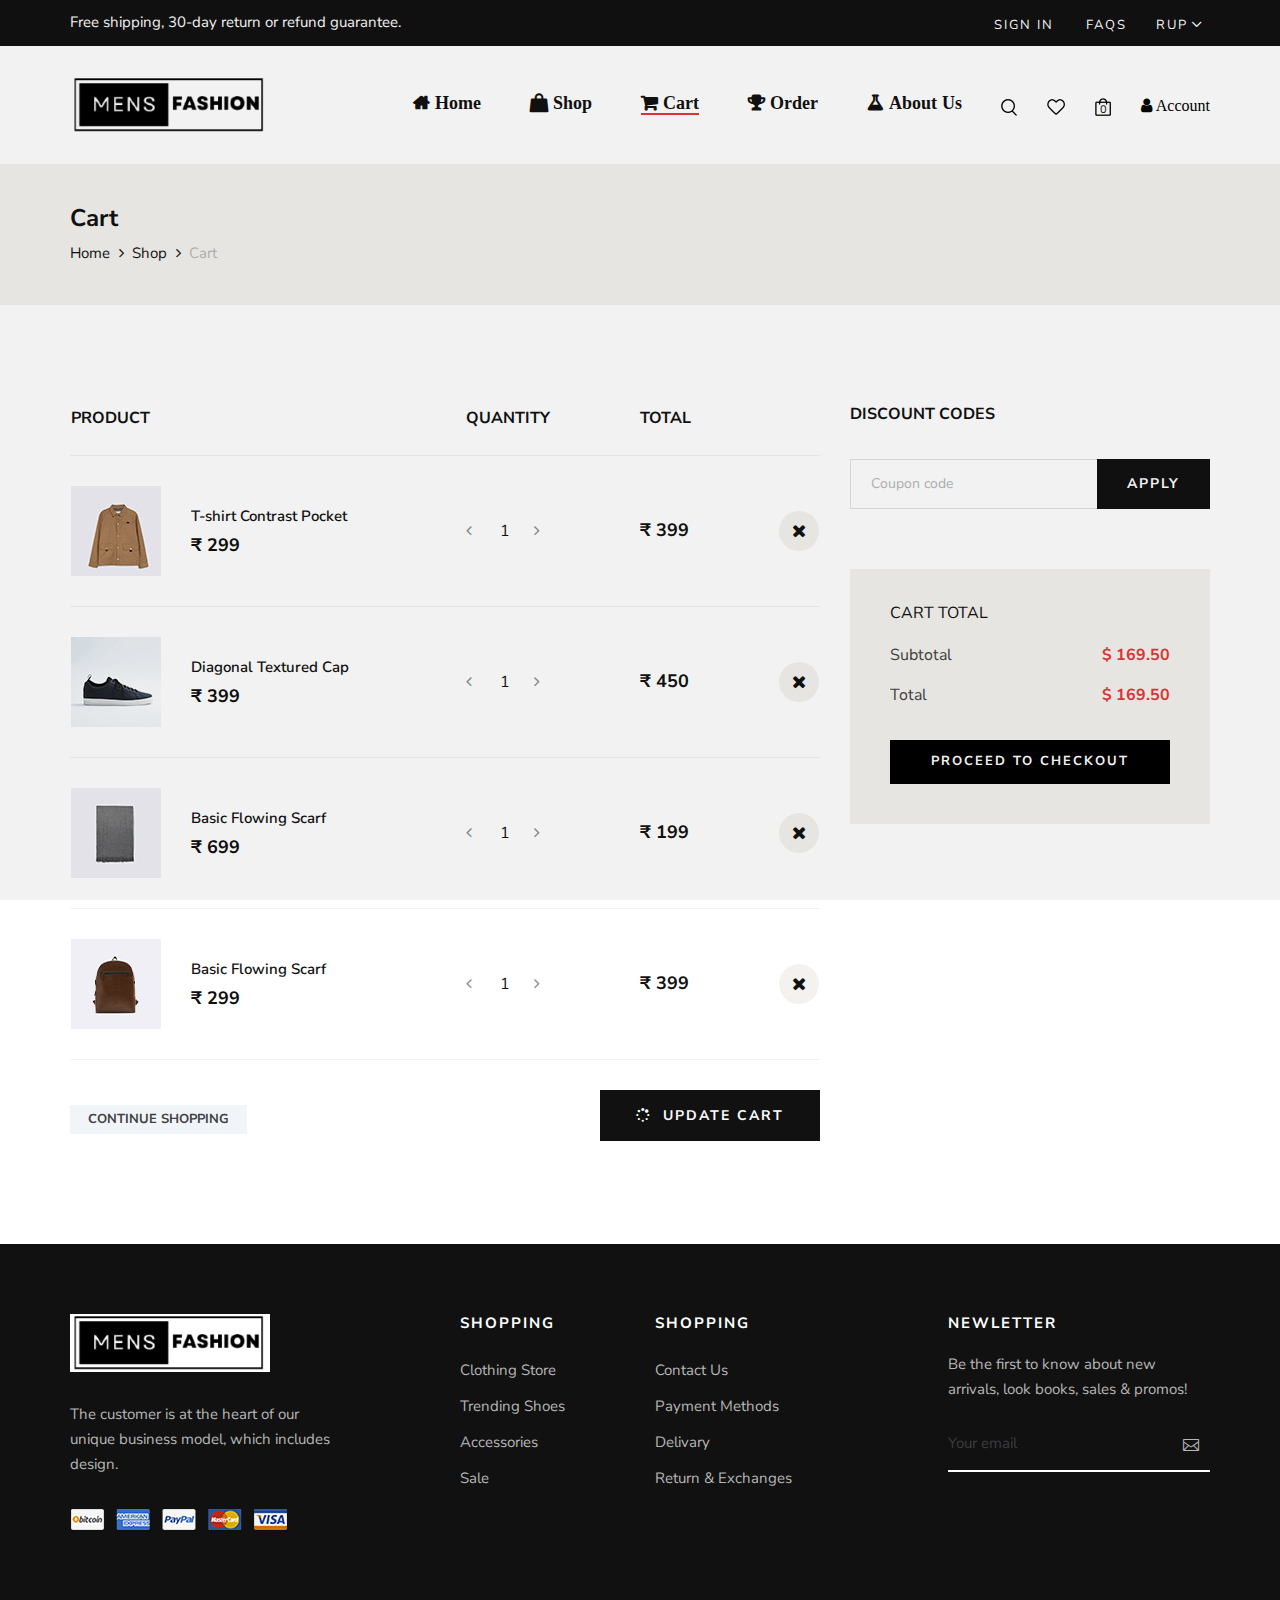
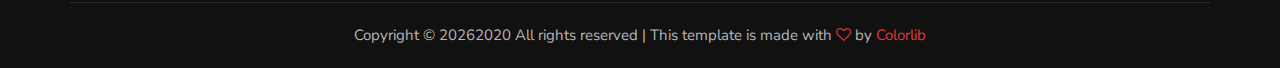
<file: shopping-cart.html>
<!DOCTYPE html>
<html lang="zxx">

<head>
    <meta charset="UTF-8">
    <meta name="description" content="Male_Fashion Template">
    <meta name="keywords" content="Male_Fashion, unica, creative, html">
    <meta name="viewport" content="width=device-width, initial-scale=1.0">
    <meta http-equiv="X-UA-Compatible" content="ie=edge">
    <title>Male-Fashion | Template</title>

    <!-- Google Font -->
    <link href="https://fonts.googleapis.com/css2?family=Nunito+Sans:wght@300;400;600;700;800;900&display=swap"
    rel="stylesheet">

    <!-- Css Styles -->
    <link rel="stylesheet" href="css/bootstrap.min.css" type="text/css">
    <link rel="stylesheet" href="css/font-awesome.min.css" type="text/css">
    <link rel="stylesheet" href="css/elegant-icons.css" type="text/css">
    <link rel="stylesheet" href="css/magnific-popup.css" type="text/css">
    <link rel="stylesheet" href="css/nice-select.css" type="text/css">
    <link rel="stylesheet" href="css/owl.carousel.min.css" type="text/css">
    <link rel="stylesheet" href="css/slicknav.min.css" type="text/css">
    <link rel="stylesheet" href="css/style.css" type="text/css">
</head>

<body>
    <!-- Page Preloder -->
    <div id="preloder">
        <div class="loader"></div>
    </div>

    <!-- Offcanvas Menu Begin -->
    <div class="offcanvas-menu-overlay"></div>
    <div class="offcanvas-menu-wrapper">
        <div class="offcanvas__option">
            <div class="offcanvas__links">
                <a href="sign.html">Sign in</a>
                <a href="#">FAQs</a>
            </div>
            <div class="offcanvas__top__hover">
                <span>RUP <i class="arrow_carrot-down"></i></span>
                <ul>
                    <li>RUP</li>
                    <li>EUR</li>
                    <li>USD</li>
                </ul>
            </div>
        </div>
        <div class="offcanvas__nav__option">
            <a href="#" class="search-switch"><img src="img/icon/search.png" alt=""></a>
            <a href="#"><img src="img/icon/heart.png" alt=""></a>
            <a href="#"><img src="img/icon/cart.png" alt=""> <span>0</span></a>
            <div class="price">&#8377 0.00</div>
        </div>
        <div id="mobile-menu-wrap"></div>
        <div class="offcanvas__text">
            <p>Free shipping, 30-day return or refund guarantee.</p>
        </div>
    </div>
    <!-- Offcanvas Menu End -->

    <!-- Header Section Begin -->
    <header class="header">
        <div class="header__top">
            <div class="container">
                <div class="row">
                    <div class="col-lg-6 col-md-7">
                        <div class="header__top__left">
                            <p>Free shipping, 30-day return or refund guarantee.</p>
                        </div>
                    </div>
                    <div class="col-lg-6 col-md-5">
                        <div class="header__top__right">
                            <div class="header__top__links">
                                <a href="sign.html">Sign in</a>
                                <a href="#">FAQs</a>
                            </div>
                            <div class="header__top__hover">
                                <span>RUP<i class="arrow_carrot-down"></i></span>
                                <ul>
                                    <li>RUP</li>
                                    <li>EUR</li>
                                    <li>USD</li>
                                </ul>
                            </div>
                        </div>
                    </div>
                </div>
            </div>
        </div>
        <div class="container">
            <div class="row">
                <div class="col-lg-3 col-md-3">
                    <div class="header__logo">
                        <a href="./index.html"><img src="men.png" alt=""></a>
                    </div>
                </div>
                <div class="col-lg-6 col-md-6">
                    <nav class="header__menu mobile-menu"style="width:650PX; padding-top:45PX;">
                        <ul>
                            <li><a href="./index.html" class="fa fa-home"> Home</a></li>
                            <li ><a href="./shop.html" class="fa fa-shopping-bag"> Shop</a></li>
                            <li class="active"><a href="./shopping-cart.html"class="fa fa-shopping-cart"> Cart</a></li>
                          
                           
                            <li><a href="./checkout.html" class="fa fa-trophy" > Order</a></li>
                            <li><a href="./about.html"class="fa fa-flask"> About Us</a></li>
                            
                        </ul>
                    </nav>
                </div>
                <div class="col-lg-3 col-md-3" style="padding-top: 18PX;">
                    <div class="header__nav__option">
                        <a href="shopping-cart.html" class="search-switch"><img src="img/icon/search.png" alt=""></a>
                        <a href="#"><img src="img/icon/heart.png" alt=""></a>
                        <a href="#"><img src="img/icon/cart.png" alt=""> <span>0</span></a>

                       <a href="sign.html" class="fa fa-user"style="Color:black; font: size 5px;">   Account</a>
                      
                    </div>
                </div>
            </div>
            <div class="canvas__open"><i class="fa fa-bars"></i></div>
        </div>
    </header>
    <!-- Header Section End -->

    <!-- Breadcrumb Section Begin -->
    <section class="breadcrumb-option">
        <div class="container">
            <div class="row">
                <div class="col-lg-12">
                    <div class="breadcrumb__text">
                        <h4>Cart</h4>
                        <div class="breadcrumb__links">
                            <a href="./index.html">Home</a>
                            <a href="./shop.html">Shop</a>
                            <span>Cart</span>
                        </div>
                    </div>
                </div>
            </div>
        </div>
    </section>
    <!-- Breadcrumb Section End -->

    <!-- Shopping Cart Section Begin -->
    <section class="shopping-cart spad">
        <div class="container">
            <div class="row">
                <div class="col-lg-8">
                    <div class="shopping__cart__table">
                        <table>
                            <thead>
                                <tr>
                                    <th>Product</th>
                                    <th>Quantity</th>
                                    <th>Total</th>
                                    <th></th>
                                </tr>
                            </thead>
                            <tbody>
                                <tr>
                                    <td class="product__cart__item">
                                        <div class="product__cart__item__pic">
                                            <img src="img/shopping-cart/cart-1.jpg" alt="">
                                        </div>
                                        <div class="product__cart__item__text">
                                            <h6>T-shirt Contrast Pocket</h6>
                                            <h5>&#8377 299</h5>
                                        </div>
                                    </td>
                                    <td class="quantity__item">
                                        <div class="quantity">
                                            <div class="pro-qty-2">
                                                <input type="text" value="1">
                                            </div>
                                        </div>
                                    </td>
                                    <td class="cart__price">&#8377 399</td>
                                    <td class="cart__close"><i class="fa fa-close"></i></td>
                                </tr>
                                <tr>
                                    <td class="product__cart__item">
                                        <div class="product__cart__item__pic">
                                            <img src="img/shopping-cart/cart-2.jpg" alt="">
                                        </div>
                                        <div class="product__cart__item__text">
                                            <h6>Diagonal Textured Cap</h6>
                                            <h5>&#8377 399</h5>
                                        </div>
                                    </td>
                                    <td class="quantity__item">
                                        <div class="quantity">
                                            <div class="pro-qty-2">
                                                <input type="text" value="1">
                                            </div>
                                        </div>
                                    </td>
                                    <td class="cart__price">&#8377 450</td>
                                    <td class="cart__close"><i class="fa fa-close"></i></td>
                                </tr>
                                <tr>
                                    <td class="product__cart__item">
                                        <div class="product__cart__item__pic">
                                            <img src="img/shopping-cart/cart-3.jpg" alt="">
                                        </div>
                                        <div class="product__cart__item__text">
                                            <h6>Basic Flowing Scarf</h6>
                                            <h5>&#8377 699</h5>
                                        </div>
                                    </td>
                                    <td class="quantity__item">
                                        <div class="quantity">
                                            <div class="pro-qty-2">
                                                <input type="text" value="1">
                                            </div>
                                        </div>
                                    </td>
                                    <td class="cart__price">&#8377 199</td>
                                    <td class="cart__close"><i class="fa fa-close"></i></td>
                                </tr>
                                <tr>
                                    <td class="product__cart__item">
                                        <div class="product__cart__item__pic">
                                            <img src="img/shopping-cart/cart-4.jpg" alt="">
                                        </div>
                                        <div class="product__cart__item__text">
                                            <h6>Basic Flowing Scarf</h6>
                                            <h5>&#8377 299</h5>
                                        </div>
                                    </td>
                                    <td class="quantity__item">
                                        <div class="quantity">
                                            <div class="pro-qty-2">
                                                <input type="text" value="1">
                                            </div>
                                        </div>
                                    </td>
                                    <td class="cart__price">&#8377 399</td>
                                    <td class="cart__close"><i class="fa fa-close"></i></td>
                                </tr>
                            </tbody>
                        </table>
                    </div>
                    <div class="row">
                        <div class="col-lg-6 col-md-6 col-sm-6">
                            <div class="shop__sidebar__tags" >
                                <a href="shop.html">Continue Shopping</a>
                            </div>
                        </div>
                        <div class="col-lg-6 col-md-6 col-sm-6">
                            <div class="continue__btn update__btn">
                                <a href="#"><i class="fa fa-spinner"></i> Update cart</a>
                            </div>
                        </div>
                    </div>
                </div>
                <div class="col-lg-4">
                    <div class="cart__discount">
                        <h6>Discount codes</h6>
                        <form action="#">
                            <input type="text" placeholder="Coupon code">
                            <button type="submit">Apply</button>
                        </form>
                    </div>
                    <div class="cart__total">
                        <h6>Cart total</h6>
                        <ul>
                            <li>Subtotal <span>$ 169.50</span></li>
                            <li>Total <span>$ 169.50</span></li>
                        </ul>
                        <a href="#" class="primary-btn">Proceed to checkout</a>
                    </div>
                </div>
            </div>
        </div>
    </section>
    <!-- Shopping Cart Section End -->

    <!-- Footer Section Begin -->
    <footer class="footer">
        <div class="container">
            <div class="row">
                <div class="col-lg-3 col-md-6 col-sm-6">
                    <div class="footer__about">
                        <div class="footer__logo">
                            <a href="#"><img src="men.png" alt=""></a>
                        </div>
                        <p>The customer is at the heart of our unique business model, which includes design.</p>
                        <a href="#"><img src="img/payment.png" alt=""></a>
                    </div>
                </div>
                <div class="col-lg-2 offset-lg-1 col-md-3 col-sm-6">
                    <div class="footer__widget">
                        <h6>Shopping</h6>
                        <ul>
                            <li><a href="#">Clothing Store</a></li>
                            <li><a href="#">Trending Shoes</a></li>
                            <li><a href="#">Accessories</a></li>
                            <li><a href="#">Sale</a></li>
                        </ul>
                    </div>
                </div>
                <div class="col-lg-2 col-md-3 col-sm-6">
                    <div class="footer__widget">
                        <h6>Shopping</h6>
                        <ul>
                            <li><a href="#">Contact Us</a></li>
                            <li><a href="#">Payment Methods</a></li>
                            <li><a href="#">Delivary</a></li>
                            <li><a href="#">Return & Exchanges</a></li>
                        </ul>
                    </div>
                </div>
                <div class="col-lg-3 offset-lg-1 col-md-6 col-sm-6">
                    <div class="footer__widget">
                        <h6>NewLetter</h6>
                        <div class="footer__newslatter">
                            <p>Be the first to know about new arrivals, look books, sales & promos!</p>
                            <form action="#">
                                <input type="text" placeholder="Your email">
                                <button type="submit"><span class="icon_mail_alt"></span></button>
                            </form>
                        </div>
                    </div>
                </div>
            </div>
            <div class="row">
                <div class="col-lg-12 text-center">
                    <div class="footer__copyright__text">
                        <!-- Link back to Colorlib can't be removed. Template is licensed under CC BY 3.0. -->
                        <p>Copyright ©
                            <script>
                                document.write(new Date().getFullYear());
                            </script>2020
                            All rights reserved | This template is made with <i class="fa fa-heart-o"
                            aria-hidden="true"></i> by <a href="https://colorlib.com" target="_blank">Colorlib</a>
                        </p>
                        <!-- Link back to Colorlib can't be removed. Template is licensed under CC BY 3.0. -->
                    </div>
                </div>
            </div>
        </div>
    </footer>
    <!-- Footer Section End -->

    <!-- Search Begin -->
    <div class="search-model">
        <div class="h-100 d-flex align-items-center justify-content-center">
            <div class="search-close-switch">+</div>
            <form class="search-model-form">
                <input type="text" id="search-input" placeholder="Search here.....">
            </form>
        </div>
    </div>
    <!-- Search End -->

    <!-- Js Plugins -->
    <script src="js/jquery-3.3.1.min.js"></script>
    <script src="js/bootstrap.min.js"></script>
    <script src="js/jquery.nice-select.min.js"></script>
    <script src="js/jquery.nicescroll.min.js"></script>
    <script src="js/jquery.magnific-popup.min.js"></script>
    <script src="js/jquery.countdown.min.js"></script>
    <script src="js/jquery.slicknav.js"></script>
    <script src="js/mixitup.min.js"></script>
    <script src="js/owl.carousel.min.js"></script>
    <script src="js/main.js"></script>
</body>

</html>
</file>
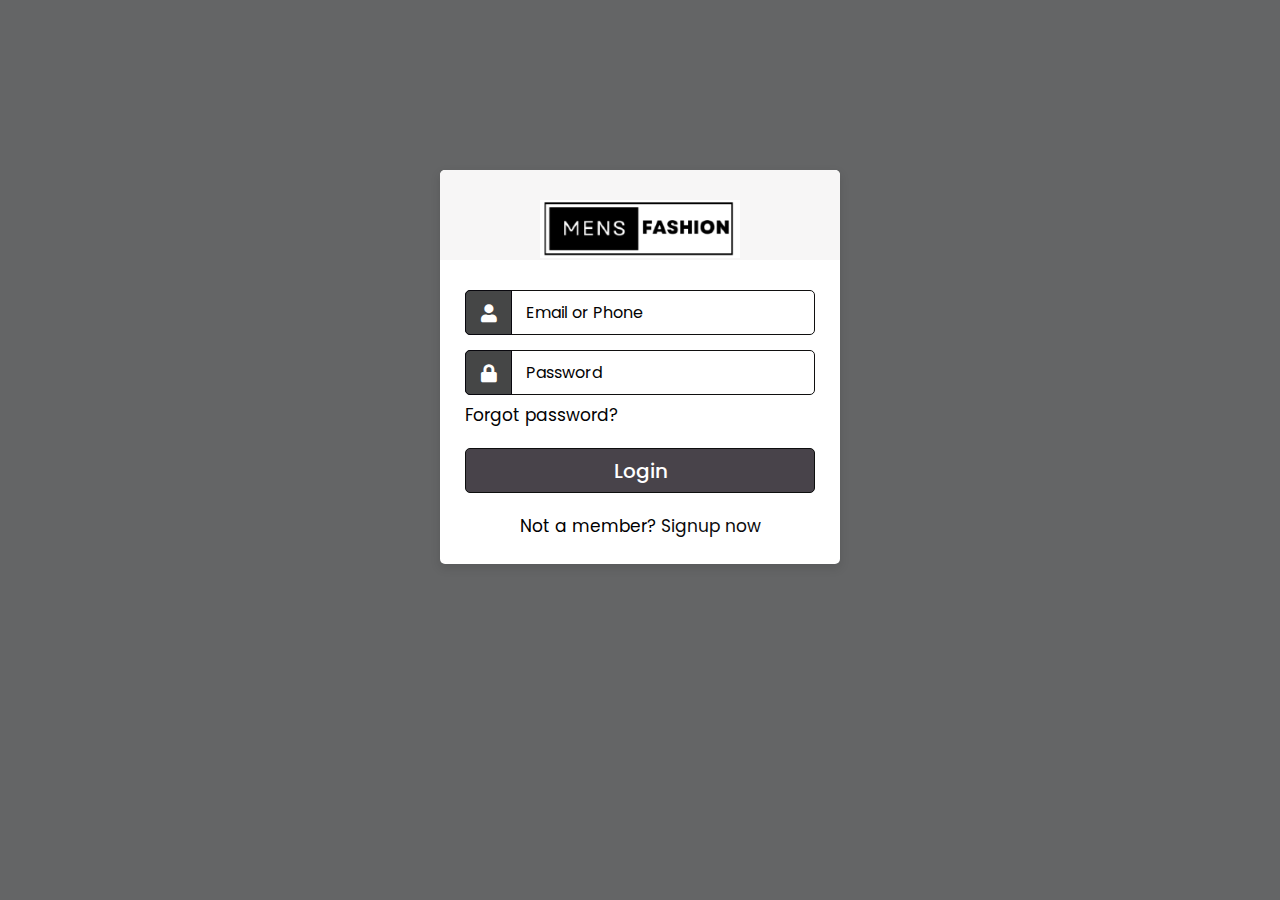
<file: sign.html>
<!DOCTYPE html>
<!-- Created By CodingLab - www.codinglabweb.com -->
<html lang="en" dir="ltr">
  <head>
    <meta charset="utf-8">
    <meta name="viewport" content="width=device-width, initial-scale=1.0">
    <!-- <title>Login Form | CodingLab</title> -->
    <link rel="stylesheet" href="style1.css">
    <link rel="stylesheet" href="https://cdnjs.cloudflare.com/ajax/libs/font-awesome/5.15.2/css/all.min.css"/>
  </head>
  <body>
    

    <div class="container">
      
      <div class="wrapper">
        <div class="title"><span><img src="men.png"></span></div>
        <form action="#">
          <div class="row">
            <i class="fas fa-user"></i>
            <input type="text" placeholder="Email or Phone" required>
          </div>
          <div class="row">
            <i class="fas fa-lock"></i>
            <input type="password" placeholder="Password" required>
          </div>
          <div class="pass"><a href="#">Forgot password?</a></div>
          <div class="row button">
            <input type="submit" value="Login">
          </div>
          <div class="signup-link">Not a member? <a href="#">Signup now</a></div>
        </form>
      </div>
    </div>

  </body>
</html>
</file>
<file: css/elegant-icons.css>
@font-face {
	font-family: 'ElegantIcons';
	src:url('../fonts/ElegantIcons.eot');
	src:url('../fonts/ElegantIcons.eot?#iefix') format('embedded-opentype'),
		url('../fonts/ElegantIcons.woff') format('woff'),
		url('../fonts/ElegantIcons.ttf') format('truetype'),
		url('../fonts/ElegantIcons.svg#ElegantIcons') format('svg');
	font-weight: normal;
	font-style: normal;
}

/* Use the following CSS code if you want to use data attributes for inserting your icons */
[data-icon]:before {
	font-family: 'ElegantIcons';
	content: attr(data-icon);
	speak: none;
	font-weight: normal;
	font-variant: normal;
	text-transform: none;
	line-height: 1;
	-webkit-font-smoothing: antialiased;
	-moz-osx-font-smoothing: grayscale;
}

/* Use the following CSS code if you want to have a class per icon */
/*
Instead of a list of all class selectors,
you can use the generic selector below, but it's slower:
[class*="your-class-prefix"] {
*/
.arrow_up, .arrow_down, .arrow_left, .arrow_right, .arrow_left-up, .arrow_right-up, .arrow_right-down, .arrow_left-down, .arrow-up-down, .arrow_up-down_alt, .arrow_left-right_alt, .arrow_left-right, .arrow_expand_alt2, .arrow_expand_alt, .arrow_condense, .arrow_expand, .arrow_move, .arrow_carrot-up, .arrow_carrot-down, .arrow_carrot-left, .arrow_carrot-right, .arrow_carrot-2up, .arrow_carrot-2down, .arrow_carrot-2left, .arrow_carrot-2right, .arrow_carrot-up_alt2, .arrow_carrot-down_alt2, .arrow_carrot-left_alt2, .arrow_carrot-right_alt2, .arrow_carrot-2up_alt2, .arrow_carrot-2down_alt2, .arrow_carrot-2left_alt2, .arrow_carrot-2right_alt2, .arrow_triangle-up, .arrow_triangle-down, .arrow_triangle-left, .arrow_triangle-right, .arrow_triangle-up_alt2, .arrow_triangle-down_alt2, .arrow_triangle-left_alt2, .arrow_triangle-right_alt2, .arrow_back, .icon_minus-06, .icon_plus, .icon_close, .icon_check, .icon_minus_alt2, .icon_plus_alt2, .icon_close_alt2, .icon_check_alt2, .icon_zoom-out_alt, .icon_zoom-in_alt, .icon_search, .icon_box-empty, .icon_box-selected, .icon_minus-box, .icon_plus-box, .icon_box-checked, .icon_circle-empty, .icon_circle-slelected, .icon_stop_alt2, .icon_stop, .icon_pause_alt2, .icon_pause, .icon_menu, .icon_menu-square_alt2, .icon_menu-circle_alt2, .icon_ul, .icon_ol, .icon_adjust-horiz, .icon_adjust-vert, .icon_document_alt, .icon_documents_alt, .icon_pencil, .icon_pencil-edit_alt, .icon_pencil-edit, .icon_folder-alt, .icon_folder-open_alt, .icon_folder-add_alt, .icon_info_alt, .icon_error-oct_alt, .icon_error-circle_alt, .icon_error-triangle_alt, .icon_question_alt2, .icon_question, .icon_comment_alt, .icon_chat_alt, .icon_vol-mute_alt, .icon_volume-low_alt, .icon_volume-high_alt, .icon_quotations, .icon_quotations_alt2, .icon_clock_alt, .icon_lock_alt, .icon_lock-open_alt, .icon_key_alt, .icon_cloud_alt, .icon_cloud-upload_alt, .icon_cloud-download_alt, .icon_image, .icon_images, .icon_lightbulb_alt, .icon_gift_alt, .icon_house_alt, .icon_genius, .icon_mobile, .icon_tablet, .icon_laptop, .icon_desktop, .icon_camera_alt, .icon_mail_alt, .icon_cone_alt, .icon_ribbon_alt, .icon_bag_alt, .icon_creditcard, .icon_cart_alt, .icon_paperclip, .icon_tag_alt, .icon_tags_alt, .icon_trash_alt, .icon_cursor_alt, .icon_mic_alt, .icon_compass_alt, .icon_pin_alt, .icon_pushpin_alt, .icon_map_alt, .icon_drawer_alt, .icon_toolbox_alt, .icon_book_alt, .icon_calendar, .icon_film, .icon_table, .icon_contacts_alt, .icon_headphones, .icon_lifesaver, .icon_piechart, .icon_refresh, .icon_link_alt, .icon_link, .icon_loading, .icon_blocked, .icon_archive_alt, .icon_heart_alt, .icon_star_alt, .icon_star-half_alt, .icon_star, .icon_star-half, .icon_tools, .icon_tool, .icon_cog, .icon_cogs, .arrow_up_alt, .arrow_down_alt, .arrow_left_alt, .arrow_right_alt, .arrow_left-up_alt, .arrow_right-up_alt, .arrow_right-down_alt, .arrow_left-down_alt, .arrow_condense_alt, .arrow_expand_alt3, .arrow_carrot_up_alt, .arrow_carrot-down_alt, .arrow_carrot-left_alt, .arrow_carrot-right_alt, .arrow_carrot-2up_alt, .arrow_carrot-2dwnn_alt, .arrow_carrot-2left_alt, .arrow_carrot-2right_alt, .arrow_triangle-up_alt, .arrow_triangle-down_alt, .arrow_triangle-left_alt, .arrow_triangle-right_alt, .icon_minus_alt, .icon_plus_alt, .icon_close_alt, .icon_check_alt, .icon_zoom-out, .icon_zoom-in, .icon_stop_alt, .icon_menu-square_alt, .icon_menu-circle_alt, .icon_document, .icon_documents, .icon_pencil_alt, .icon_folder, .icon_folder-open, .icon_folder-add, .icon_folder_upload, .icon_folder_download, .icon_info, .icon_error-circle, .icon_error-oct, .icon_error-triangle, .icon_question_alt, .icon_comment, .icon_chat, .icon_vol-mute, .icon_volume-low, .icon_volume-high, .icon_quotations_alt, .icon_clock, .icon_lock, .icon_lock-open, .icon_key, .icon_cloud, .icon_cloud-upload, .icon_cloud-download, .icon_lightbulb, .icon_gift, .icon_house, .icon_camera, .icon_mail, .icon_cone, .icon_ribbon, .icon_bag, .icon_cart, .icon_tag, .icon_tags, .icon_trash, .icon_cursor, .icon_mic, .icon_compass, .icon_pin, .icon_pushpin, .icon_map, .icon_drawer, .icon_toolbox, .icon_book, .icon_contacts, .icon_archive, .icon_heart, .icon_profile, .icon_group, .icon_grid-2x2, .icon_grid-3x3, .icon_music, .icon_pause_alt, .icon_phone, .icon_upload, .icon_download, .social_facebook, .social_twitter, .social_pinterest, .social_googleplus, .social_tumblr, .social_tumbleupon, .social_wordpress, .social_instagram, .social_dribbble, .social_vimeo, .social_linkedin, .social_rss, .social_deviantart, .social_share, .social_myspace, .social_skype, .social_youtube, .social_picassa, .social_googledrive, .social_flickr, .social_blogger, .social_spotify, .social_delicious, .social_facebook_circle, .social_twitter_circle, .social_pinterest_circle, .social_googleplus_circle, .social_tumblr_circle, .social_stumbleupon_circle, .social_wordpress_circle, .social_instagram_circle, .social_dribbble_circle, .social_vimeo_circle, .social_linkedin_circle, .social_rss_circle, .social_deviantart_circle, .social_share_circle, .social_myspace_circle, .social_skype_circle, .social_youtube_circle, .social_picassa_circle, .social_googledrive_alt2, .social_flickr_circle, .social_blogger_circle, .social_spotify_circle, .social_delicious_circle, .social_facebook_square, .social_twitter_square, .social_pinterest_square, .social_googleplus_square, .social_tumblr_square, .social_stumbleupon_square, .social_wordpress_square, .social_instagram_square, .social_dribbble_square, .social_vimeo_square, .social_linkedin_square, .social_rss_square, .social_deviantart_square, .social_share_square, .social_myspace_square, .social_skype_square, .social_youtube_square, .social_picassa_square, .social_googledrive_square, .social_flickr_square, .social_blogger_square, .social_spotify_square, .social_delicious_square, .icon_printer, .icon_calulator, .icon_building, .icon_floppy, .icon_drive, .icon_search-2, .icon_id, .icon_id-2, .icon_puzzle, .icon_like, .icon_dislike, .icon_mug, .icon_currency, .icon_wallet, .icon_pens, .icon_easel, .icon_flowchart, .icon_datareport, .icon_briefcase, .icon_shield, .icon_percent, .icon_globe, .icon_globe-2, .icon_target, .icon_hourglass, .icon_balance, .icon_rook, .icon_printer-alt, .icon_calculator_alt, .icon_building_alt, .icon_floppy_alt, .icon_drive_alt, .icon_search_alt, .icon_id_alt, .icon_id-2_alt, .icon_puzzle_alt, .icon_like_alt, .icon_dislike_alt, .icon_mug_alt, .icon_currency_alt, .icon_wallet_alt, .icon_pens_alt, .icon_easel_alt, .icon_flowchart_alt, .icon_datareport_alt, .icon_briefcase_alt, .icon_shield_alt, .icon_percent_alt, .icon_globe_alt, .icon_clipboard {
	font-family: 'ElegantIcons';
	speak: none;
	font-style: normal;
	font-weight: normal;
	font-variant: normal;
	text-transform: none;
	line-height: 1;
	-webkit-font-smoothing: antialiased;
}
.arrow_up:before {
	content: "\21";
}
.arrow_down:before {
	content: "\22";
}
.arrow_left:before {
	content: "\23";
}
.arrow_right:before {
	content: "\24";
}
.arrow_left-up:before {
	content: "\25";
}
.arrow_right-up:before {
	content: "\26";
}
.arrow_right-down:before {
	content: "\27";
}
.arrow_left-down:before {
	content: "\28";
}
.arrow-up-down:before {
	content: "\29";
}
.arrow_up-down_alt:before {
	content: "\2a";
}
.arrow_left-right_alt:before {
	content: "\2b";
}
.arrow_left-right:before {
	content: "\2c";
}
.arrow_expand_alt2:before {
	content: "\2d";
}
.arrow_expand_alt:before {
	content: "\2e";
}
.arrow_condense:before {
	content: "\2f";
}
.arrow_expand:before {
	content: "\30";
}
.arrow_move:before {
	content: "\31";
}
.arrow_carrot-up:before {
	content: "\32";
}
.arrow_carrot-down:before {
	content: "\33";
}
.arrow_carrot-left:before {
	content: "\34";
}
.arrow_carrot-right:before {
	content: "\35";
}
.arrow_carrot-2up:before {
	content: "\36";
}
.arrow_carrot-2down:before {
	content: "\37";
}
.arrow_carrot-2left:before {
	content: "\38";
}
.arrow_carrot-2right:before {
	content: "\39";
}
.arrow_carrot-up_alt2:before {
	content: "\3a";
}
.arrow_carrot-down_alt2:before {
	content: "\3b";
}
.arrow_carrot-left_alt2:before {
	content: "\3c";
}
.arrow_carrot-right_alt2:before {
	content: "\3d";
}
.arrow_carrot-2up_alt2:before {
	content: "\3e";
}
.arrow_carrot-2down_alt2:before {
	content: "\3f";
}
.arrow_carrot-2left_alt2:before {
	content: "\40";
}
.arrow_carrot-2right_alt2:before {
	content: "\41";
}
.arrow_triangle-up:before {
	content: "\42";
}
.arrow_triangle-down:before {
	content: "\43";
}
.arrow_triangle-left:before {
	content: "\44";
}
.arrow_triangle-right:before {
	content: "\45";
}
.arrow_triangle-up_alt2:before {
	content: "\46";
}
.arrow_triangle-down_alt2:before {
	content: "\47";
}
.arrow_triangle-left_alt2:before {
	content: "\48";
}
.arrow_triangle-right_alt2:before {
	content: "\49";
}
.arrow_back:before {
	content: "\4a";
}
.icon_minus-06:before {
	content: "\4b";
}
.icon_plus:before {
	content: "\4c";
}
.icon_close:before {
	content: "\4d";
}
.icon_check:before {
	content: "\4e";
}
.icon_minus_alt2:before {
	content: "\4f";
}
.icon_plus_alt2:before {
	content: "\50";
}
.icon_close_alt2:before {
	content: "\51";
}
.icon_check_alt2:before {
	content: "\52";
}
.icon_zoom-out_alt:before {
	content: "\53";
}
.icon_zoom-in_alt:before {
	content: "\54";
}
.icon_search:before {
	content: "\55";
}
.icon_box-empty:before {
	content: "\56";
}
.icon_box-selected:before {
	content: "\57";
}
.icon_minus-box:before {
	content: "\58";
}
.icon_plus-box:before {
	content: "\59";
}
.icon_box-checked:before {
	content: "\5a";
}
.icon_circle-empty:before {
	content: "\5b";
}
.icon_circle-slelected:before {
	content: "\5c";
}
.icon_stop_alt2:before {
	content: "\5d";
}
.icon_stop:before {
	content: "\5e";
}
.icon_pause_alt2:before {
	content: "\5f";
}
.icon_pause:before {
	content: "\60";
}
.icon_menu:before {
	content: "\61";
}
.icon_menu-square_alt2:before {
	content: "\62";
}
.icon_menu-circle_alt2:before {
	content: "\63";
}
.icon_ul:before {
	content: "\64";
}
.icon_ol:before {
	content: "\65";
}
.icon_adjust-horiz:before {
	content: "\66";
}
.icon_adjust-vert:before {
	content: "\67";
}
.icon_document_alt:before {
	content: "\68";
}
.icon_documents_alt:before {
	content: "\69";
}
.icon_pencil:before {
	content: "\6a";
}
.icon_pencil-edit_alt:before {
	content: "\6b";
}
.icon_pencil-edit:before {
	content: "\6c";
}
.icon_folder-alt:before {
	content: "\6d";
}
.icon_folder-open_alt:before {
	content: "\6e";
}
.icon_folder-add_alt:before {
	content: "\6f";
}
.icon_info_alt:before {
	content: "\70";
}
.icon_error-oct_alt:before {
	content: "\71";
}
.icon_error-circle_alt:before {
	content: "\72";
}
.icon_error-triangle_alt:before {
	content: "\73";
}
.icon_question_alt2:before {
	content: "\74";
}
.icon_question:before {
	content: "\75";
}
.icon_comment_alt:before {
	content: "\76";
}
.icon_chat_alt:before {
	content: "\77";
}
.icon_vol-mute_alt:before {
	content: "\78";
}
.icon_volume-low_alt:before {
	content: "\79";
}
.icon_volume-high_alt:before {
	content: "\7a";
}
.icon_quotations:before {
	content: "\7b";
}
.icon_quotations_alt2:before {
	content: "\7c";
}
.icon_clock_alt:before {
	content: "\7d";
}
.icon_lock_alt:before {
	content: "\7e";
}
.icon_lock-open_alt:before {
	content: "\e000";
}
.icon_key_alt:before {
	content: "\e001";
}
.icon_cloud_alt:before {
	content: "\e002";
}
.icon_cloud-upload_alt:before {
	content: "\e003";
}
.icon_cloud-download_alt:before {
	content: "\e004";
}
.icon_image:before {
	content: "\e005";
}
.icon_images:before {
	content: "\e006";
}
.icon_lightbulb_alt:before {
	content: "\e007";
}
.icon_gift_alt:before {
	content: "\e008";
}
.icon_house_alt:before {
	content: "\e009";
}
.icon_genius:before {
	content: "\e00a";
}
.icon_mobile:before {
	content: "\e00b";
}
.icon_tablet:before {
	content: "\e00c";
}
.icon_laptop:before {
	content: "\e00d";
}
.icon_desktop:before {
	content: "\e00e";
}
.icon_camera_alt:before {
	content: "\e00f";
}
.icon_mail_alt:before {
	content: "\e010";
}
.icon_cone_alt:before {
	content: "\e011";
}
.icon_ribbon_alt:before {
	content: "\e012";
}
.icon_bag_alt:before {
	content: "\e013";
}
.icon_creditcard:before {
	content: "\e014";
}
.icon_cart_alt:before {
	content: "\e015";
}
.icon_paperclip:before {
	content: "\e016";
}
.icon_tag_alt:before {
	content: "\e017";
}
.icon_tags_alt:before {
	content: "\e018";
}
.icon_trash_alt:before {
	content: "\e019";
}
.icon_cursor_alt:before {
	content: "\e01a";
}
.icon_mic_alt:before {
	content: "\e01b";
}
.icon_compass_alt:before {
	content: "\e01c";
}
.icon_pin_alt:before {
	content: "\e01d";
}
.icon_pushpin_alt:before {
	content: "\e01e";
}
.icon_map_alt:before {
	content: "\e01f";
}
.icon_drawer_alt:before {
	content: "\e020";
}
.icon_toolbox_alt:before {
	content: "\e021";
}
.icon_book_alt:before {
	content: "\e022";
}
.icon_calendar:before {
	content: "\e023";
}
.icon_film:before {
	content: "\e024";
}
.icon_table:before {
	content: "\e025";
}
.icon_contacts_alt:before {
	content: "\e026";
}
.icon_headphones:before {
	content: "\e027";
}
.icon_lifesaver:before {
	content: "\e028";
}
.icon_piechart:before {
	content: "\e029";
}
.icon_refresh:before {
	content: "\e02a";
}
.icon_link_alt:before {
	content: "\e02b";
}
.icon_link:before {
	content: "\e02c";
}
.icon_loading:before {
	content: "\e02d";
}
.icon_blocked:before {
	content: "\e02e";
}
.icon_archive_alt:before {
	content: "\e02f";
}
.icon_heart_alt:before {
	content: "\e030";
}
.icon_star_alt:before {
	content: "\e031";
}
.icon_star-half_alt:before {
	content: "\e032";
}
.icon_star:before {
	content: "\e033";
}
.icon_star-half:before {
	content: "\e034";
}
.icon_tools:before {
	content: "\e035";
}
.icon_tool:before {
	content: "\e036";
}
.icon_cog:before {
	content: "\e037";
}
.icon_cogs:before {
	content: "\e038";
}
.arrow_up_alt:before {
	content: "\e039";
}
.arrow_down_alt:before {
	content: "\e03a";
}
.arrow_left_alt:before {
	content: "\e03b";
}
.arrow_right_alt:before {
	content: "\e03c";
}
.arrow_left-up_alt:before {
	content: "\e03d";
}
.arrow_right-up_alt:before {
	content: "\e03e";
}
.arrow_right-down_alt:before {
	content: "\e03f";
}
.arrow_left-down_alt:before {
	content: "\e040";
}
.arrow_condense_alt:before {
	content: "\e041";
}
.arrow_expand_alt3:before {
	content: "\e042";
}
.arrow_carrot_up_alt:before {
	content: "\e043";
}
.arrow_carrot-down_alt:before {
	content: "\e044";
}
.arrow_carrot-left_alt:before {
	content: "\e045";
}
.arrow_carrot-right_alt:before {
	content: "\e046";
}
.arrow_carrot-2up_alt:before {
	content: "\e047";
}
.arrow_carrot-2dwnn_alt:before {
	content: "\e048";
}
.arrow_carrot-2left_alt:before {
	content: "\e049";
}
.arrow_carrot-2right_alt:before {
	content: "\e04a";
}
.arrow_triangle-up_alt:before {
	content: "\e04b";
}
.arrow_triangle-down_alt:before {
	content: "\e04c";
}
.arrow_triangle-left_alt:before {
	content: "\e04d";
}
.arrow_triangle-right_alt:before {
	content: "\e04e";
}
.icon_minus_alt:before {
	content: "\e04f";
}
.icon_plus_alt:before {
	content: "\e050";
}
.icon_close_alt:before {
	content: "\e051";
}
.icon_check_alt:before {
	content: "\e052";
}
.icon_zoom-out:before {
	content: "\e053";
}
.icon_zoom-in:before {
	content: "\e054";
}
.icon_stop_alt:before {
	content: "\e055";
}
.icon_menu-square_alt:before {
	content: "\e056";
}
.icon_menu-circle_alt:before {
	content: "\e057";
}
.icon_document:before {
	content: "\e058";
}
.icon_documents:before {
	content: "\e059";
}
.icon_pencil_alt:before {
	content: "\e05a";
}
.icon_folder:before {
	content: "\e05b";
}
.icon_folder-open:before {
	content: "\e05c";
}
.icon_folder-add:before {
	content: "\e05d";
}
.icon_folder_upload:before {
	content: "\e05e";
}
.icon_folder_download:before {
	content: "\e05f";
}
.icon_info:before {
	content: "\e060";
}
.icon_error-circle:before {
	content: "\e061";
}
.icon_error-oct:before {
	content: "\e062";
}
.icon_error-triangle:before {
	content: "\e063";
}
.icon_question_alt:before {
	content: "\e064";
}
.icon_comment:before {
	content: "\e065";
}
.icon_chat:before {
	content: "\e066";
}
.icon_vol-mute:before {
	content: "\e067";
}
.icon_volume-low:before {
	content: "\e068";
}
.icon_volume-high:before {
	content: "\e069";
}
.icon_quotations_alt:before {
	content: "\e06a";
}
.icon_clock:before {
	content: "\e06b";
}
.icon_lock:before {
	content: "\e06c";
}
.icon_lock-open:before {
	content: "\e06d";
}
.icon_key:before {
	content: "\e06e";
}
.icon_cloud:before {
	content: "\e06f";
}
.icon_cloud-upload:before {
	content: "\e070";
}
.icon_cloud-download:before {
	content: "\e071";
}
.icon_lightbulb:before {
	content: "\e072";
}
.icon_gift:before {
	content: "\e073";
}
.icon_house:before {
	content: "\e074";
}
.icon_camera:before {
	content: "\e075";
}
.icon_mail:before {
	content: "\e076";
}
.icon_cone:before {
	content: "\e077";
}
.icon_ribbon:before {
	content: "\e078";
}
.icon_bag:before {
	content: "\e079";
}
.icon_cart:before {
	content: "\e07a";
}
.icon_tag:before {
	content: "\e07b";
}
.icon_tags:before {
	content: "\e07c";
}
.icon_trash:before {
	content: "\e07d";
}
.icon_cursor:before {
	content: "\e07e";
}
.icon_mic:before {
	content: "\e07f";
}
.icon_compass:before {
	content: "\e080";
}
.icon_pin:before {
	content: "\e081";
}
.icon_pushpin:before {
	content: "\e082";
}
.icon_map:before {
	content: "\e083";
}
.icon_drawer:before {
	content: "\e084";
}
.icon_toolbox:before {
	content: "\e085";
}
.icon_book:before {
	content: "\e086";
}
.icon_contacts:before {
	content: "\e087";
}
.icon_archive:before {
	content: "\e088";
}
.icon_heart:before {
	content: "\e089";
}
.icon_profile:before {
	content: "\e08a";
}
.icon_group:before {
	content: "\e08b";
}
.icon_grid-2x2:before {
	content: "\e08c";
}
.icon_grid-3x3:before {
	content: "\e08d";
}
.icon_music:before {
	content: "\e08e";
}
.icon_pause_alt:before {
	content: "\e08f";
}
.icon_phone:before {
	content: "\e090";
}
.icon_upload:before {
	content: "\e091";
}
.icon_download:before {
	content: "\e092";
}
.social_facebook:before {
	content: "\e093";
}
.social_twitter:before {
	content: "\e094";
}
.social_pinterest:before {
	content: "\e095";
}
.social_googleplus:before {
	content: "\e096";
}
.social_tumblr:before {
	content: "\e097";
}
.social_tumbleupon:before {
	content: "\e098";
}
.social_wordpress:before {
	content: "\e099";
}
.social_instagram:before {
	content: "\e09a";
}
.social_dribbble:before {
	content: "\e09b";
}
.social_vimeo:before {
	content: "\e09c";
}
.social_linkedin:before {
	content: "\e09d";
}
.social_rss:before {
	content: "\e09e";
}
.social_deviantart:before {
	content: "\e09f";
}
.social_share:before {
	content: "\e0a0";
}
.social_myspace:before {
	content: "\e0a1";
}
.social_skype:before {
	content: "\e0a2";
}
.social_youtube:before {
	content: "\e0a3";
}
.social_picassa:before {
	content: "\e0a4";
}
.social_googledrive:before {
	content: "\e0a5";
}
.social_flickr:before {
	content: "\e0a6";
}
.social_blogger:before {
	content: "\e0a7";
}
.social_spotify:before {
	content: "\e0a8";
}
.social_delicious:before {
	content: "\e0a9";
}
.social_facebook_circle:before {
	content: "\e0aa";
}
.social_twitter_circle:before {
	content: "\e0ab";
}
.social_pinterest_circle:before {
	content: "\e0ac";
}
.social_googleplus_circle:before {
	content: "\e0ad";
}
.social_tumblr_circle:before {
	content: "\e0ae";
}
.social_stumbleupon_circle:before {
	content: "\e0af";
}
.social_wordpress_circle:before {
	content: "\e0b0";
}
.social_instagram_circle:before {
	content: "\e0b1";
}
.social_dribbble_circle:before {
	content: "\e0b2";
}
.social_vimeo_circle:before {
	content: "\e0b3";
}
.social_linkedin_circle:before {
	content: "\e0b4";
}
.social_rss_circle:before {
	content: "\e0b5";
}
.social_deviantart_circle:before {
	content: "\e0b6";
}
.social_share_circle:before {
	content: "\e0b7";
}
.social_myspace_circle:before {
	content: "\e0b8";
}
.social_skype_circle:before {
	content: "\e0b9";
}
.social_youtube_circle:before {
	content: "\e0ba";
}
.social_picassa_circle:before {
	content: "\e0bb";
}
.social_googledrive_alt2:before {
	content: "\e0bc";
}
.social_flickr_circle:before {
	content: "\e0bd";
}
.social_blogger_circle:before {
	content: "\e0be";
}
.social_spotify_circle:before {
	content: "\e0bf";
}
.social_delicious_circle:before {
	content: "\e0c0";
}
.social_facebook_square:before {
	content: "\e0c1";
}
.social_twitter_square:before {
	content: "\e0c2";
}
.social_pinterest_square:before {
	content: "\e0c3";
}
.social_googleplus_square:before {
	content: "\e0c4";
}
.social_tumblr_square:before {
	content: "\e0c5";
}
.social_stumbleupon_square:before {
	content: "\e0c6";
}
.social_wordpress_square:before {
	content: "\e0c7";
}
.social_instagram_square:before {
	content: "\e0c8";
}
.social_dribbble_square:before {
	content: "\e0c9";
}
.social_vimeo_square:before {
	content: "\e0ca";
}
.social_linkedin_square:before {
	content: "\e0cb";
}
.social_rss_square:before {
	content: "\e0cc";
}
.social_deviantart_square:before {
	content: "\e0cd";
}
.social_share_square:before {
	content: "\e0ce";
}
.social_myspace_square:before {
	content: "\e0cf";
}
.social_skype_square:before {
	content: "\e0d0";
}
.social_youtube_square:before {
	content: "\e0d1";
}
.social_picassa_square:before {
	content: "\e0d2";
}
.social_googledrive_square:before {
	content: "\e0d3";
}
.social_flickr_square:before {
	content: "\e0d4";
}
.social_blogger_square:before {
	content: "\e0d5";
}
.social_spotify_square:before {
	content: "\e0d6";
}
.social_delicious_square:before {
	content: "\e0d7";
}
.icon_printer:before {
	content: "\e103";
}
.icon_calulator:before {
	content: "\e0ee";
}
.icon_building:before {
	content: "\e0ef";
}
.icon_floppy:before {
	content: "\e0e8";
}
.icon_drive:before {
	content: "\e0ea";
}
.icon_search-2:before {
	content: "\e101";
}
.icon_id:before {
	content: "\e107";
}
.icon_id-2:before {
	content: "\e108";
}
.icon_puzzle:before {
	content: "\e102";
}
.icon_like:before {
	content: "\e106";
}
.icon_dislike:before {
	content: "\e0eb";
}
.icon_mug:before {
	content: "\e105";
}
.icon_currency:before {
	content: "\e0ed";
}
.icon_wallet:before {
	content: "\e100";
}
.icon_pens:before {
	content: "\e104";
}
.icon_easel:before {
	content: "\e0e9";
}
.icon_flowchart:before {
	content: "\e109";
}
.icon_datareport:before {
	content: "\e0ec";
}
.icon_briefcase:before {
	content: "\e0fe";
}
.icon_shield:before {
	content: "\e0f6";
}
.icon_percent:before {
	content: "\e0fb";
}
.icon_globe:before {
	content: "\e0e2";
}
.icon_globe-2:before {
	content: "\e0e3";
}
.icon_target:before {
	content: "\e0f5";
}
.icon_hourglass:before {
	content: "\e0e1";
}
.icon_balance:before {
	content: "\e0ff";
}
.icon_rook:before {
	content: "\e0f8";
}
.icon_printer-alt:before {
	content: "\e0fa";
}
.icon_calculator_alt:before {
	content: "\e0e7";
}
.icon_building_alt:before {
	content: "\e0fd";
}
.icon_floppy_alt:before {
	content: "\e0e4";
}
.icon_drive_alt:before {
	content: "\e0e5";
}
.icon_search_alt:before {
	content: "\e0f7";
}
.icon_id_alt:before {
	content: "\e0e0";
}
.icon_id-2_alt:before {
	content: "\e0fc";
}
.icon_puzzle_alt:before {
	content: "\e0f9";
}
.icon_like_alt:before {
	content: "\e0dd";
}
.icon_dislike_alt:before {
	content: "\e0f1";
}
.icon_mug_alt:before {
	content: "\e0dc";
}
.icon_currency_alt:before {
	content: "\e0f3";
}
.icon_wallet_alt:before {
	content: "\e0d8";
}
.icon_pens_alt:before {
	content: "\e0db";
}
.icon_easel_alt:before {
	content: "\e0f0";
}
.icon_flowchart_alt:before {
	content: "\e0df";
}
.icon_datareport_alt:before {
	content: "\e0f2";
}
.icon_briefcase_alt:before {
	content: "\e0f4";
}
.icon_shield_alt:before {
	content: "\e0d9";
}
.icon_percent_alt:before {
	content: "\e0da";
}
.icon_globe_alt:before {
	content: "\e0de";
}
.icon_clipboard:before {
	content: "\e0e6";
}


	.glyph {
		float: left;
		text-align: center;
		padding: .75em;
		margin: .4em 1.5em .75em 0;
		width: 6em;
text-shadow: none;
	}
        .glyph_big {
        font-size: 128px;
        color: #59c5dc;
        float: left;
        margin-right: 20px;
        }

        .glyph div { padding-bottom: 10px;}

	.glyph input {
		font-family: consolas, monospace;
		font-size: 12px;
		width: 100%;
		text-align: center;
		border: 0;
		box-shadow: 0 0 0 1px #ccc;
		padding: .2em;
                -moz-border-radius: 5px;
                -webkit-border-radius: 5px;
	}
	.centered {
		margin-left: auto;
		margin-right: auto;
	}
	.glyph .fs1 {
		font-size: 2em;
	}
</file>
<file: css/nice-select.css>
.nice-select {
  -webkit-tap-highlight-color: transparent;
  background-color: #fff;
  border-radius: 5px;
  border: solid 1px #e8e8e8;
  box-sizing: border-box;
  clear: both;
  cursor: pointer;
  display: block;
  float: left;
  font-family: inherit;
  font-size: 14px;
  font-weight: normal;
  height: 42px;
  line-height: 40px;
  outline: none;
  padding-left: 18px;
  padding-right: 30px;
  position: relative;
  text-align: left !important;
  -webkit-transition: all 0.2s ease-in-out;
  transition: all 0.2s ease-in-out;
  -webkit-user-select: none;
     -moz-user-select: none;
      -ms-user-select: none;
          user-select: none;
  white-space: nowrap;
  width: auto; }
  .nice-select:hover {
    border-color: #dbdbdb; }
  .nice-select:active, .nice-select.open, .nice-select:focus {
    border-color: #999; }
  .nice-select:after {
    border-bottom: 2px solid #999;
    border-right: 2px solid #999;
    content: '';
    display: block;
    height: 5px;
    margin-top: -4px;
    pointer-events: none;
    position: absolute;
    right: 12px;
    top: 50%;
    -webkit-transform-origin: 66% 66%;
        -ms-transform-origin: 66% 66%;
            transform-origin: 66% 66%;
    -webkit-transform: rotate(45deg);
        -ms-transform: rotate(45deg);
            transform: rotate(45deg);
    -webkit-transition: all 0.15s ease-in-out;
    transition: all 0.15s ease-in-out;
    width: 5px; }
  .nice-select.open:after {
    -webkit-transform: rotate(-135deg);
        -ms-transform: rotate(-135deg);
            transform: rotate(-135deg); }
  .nice-select.open .list {
    opacity: 1;
    pointer-events: auto;
    -webkit-transform: scale(1) translateY(0);
        -ms-transform: scale(1) translateY(0);
            transform: scale(1) translateY(0); }
  .nice-select.disabled {
    border-color: #ededed;
    color: #999;
    pointer-events: none; }
    .nice-select.disabled:after {
      border-color: #cccccc; }
  .nice-select.wide {
    width: 100%; }
    .nice-select.wide .list {
      left: 0 !important;
      right: 0 !important; }
  .nice-select.right {
    float: right; }
    .nice-select.right .list {
      left: auto;
      right: 0; }
  .nice-select.small {
    font-size: 12px;
    height: 36px;
    line-height: 34px; }
    .nice-select.small:after {
      height: 4px;
      width: 4px; }
    .nice-select.small .option {
      line-height: 34px;
      min-height: 34px; }
  .nice-select .list {
    background-color: #fff;
    border-radius: 5px;
    box-shadow: 0 0 0 1px rgba(68, 68, 68, 0.11);
    box-sizing: border-box;
    margin-top: 4px;
    opacity: 0;
    overflow: hidden;
    padding: 0;
    pointer-events: none;
    position: absolute;
    top: 100%;
    left: 0;
    -webkit-transform-origin: 50% 0;
        -ms-transform-origin: 50% 0;
            transform-origin: 50% 0;
    -webkit-transform: scale(0.75) translateY(-21px);
        -ms-transform: scale(0.75) translateY(-21px);
            transform: scale(0.75) translateY(-21px);
    -webkit-transition: all 0.2s cubic-bezier(0.5, 0, 0, 1.25), opacity 0.15s ease-out;
    transition: all 0.2s cubic-bezier(0.5, 0, 0, 1.25), opacity 0.15s ease-out;
    z-index: 9; }
    .nice-select .list:hover .option:not(:hover) {
      background-color: transparent !important; }
  .nice-select .option {
    cursor: pointer;
    font-weight: 400;
    line-height: 40px;
    list-style: none;
    min-height: 40px;
    outline: none;
    padding-left: 18px;
    padding-right: 29px;
    text-align: left;
    -webkit-transition: all 0.2s;
    transition: all 0.2s; }
    .nice-select .option:hover, .nice-select .option.focus, .nice-select .option.selected.focus {
      background-color: #f6f6f6; }
    .nice-select .option.selected {
      font-weight: bold; }
    .nice-select .option.disabled {
      background-color: transparent;
      color: #999;
      cursor: default; }

.no-csspointerevents .nice-select .list {
  display: none; }

.no-csspointerevents .nice-select.open .list {
  display: block; }
</file>
<file: css/style.css>
/******************************************************************
  Template Name: Male Fashion
  Description: Male Fashion - ecommerce teplate
  Author: Colorib
  Author URI: https://www.colorib.com/
  Version: 1.0
  Created: Colorib 
******************************************************************/

/*------------------------------------------------------------------
[Table of contents]

1.  Template default CSS
	1.1	Variables
	1.2	Mixins
	1.3	Flexbox
	1.4	Reset
2.  Helper Css
3.  Header Section
4.  Hero Section
5.  Banner Section
6.  Product Section
7.  Intagram Section
8.  Latest Section
9.  Contact
10.  Footer Style
-------------------------------------------------------------------*/

/*----------------------------------------*/
/* Template default CSS
/*----------------------------------------*/

html,
body {
	height: 100%;
	font-family: "Nunito Sans", sans-serif;
	-webkit-font-smoothing: antialiased;
}

h1,
h2,
h3,
h4,
h5,
h6 {
	margin: 0;
	color: #111111;
	font-weight: 400;
	font-family: "Nunito Sans", sans-serif;
}

h1 {
	font-size: 70px;
}

h2 {
	font-size: 36px;
}

h3 {
	font-size: 30px;
}

h4 {
	font-size: 24px;
}

h5 {
	font-size: 18px;
}

h6 {
	font-size: 16px;
}

p {
	font-size: 15px;
	font-family: "Nunito Sans", sans-serif;
	color: #3d3d3d;
	font-weight: 400;
	line-height: 25px;
	margin: 0 0 15px 0;
}

img {
	max-width: 100%;
}

input:focus,
select:focus,
button:focus,
textarea:focus {
	outline: none;
}

a:hover,
a:focus {
	text-decoration: none;
	outline: none;
	color: #ffffff;
}

ul,
ol {
	padding: 0;
	margin: 0;
}

/*---------------------
  Helper CSS
-----------------------*/

.section-title {
	margin-bottom: 45px;
	text-align: center;
}

.section-title span {
	color: #e53637;
	font-size: 14px;
	font-weight: 700;
	text-transform: uppercase;
	letter-spacing: 2px;
	margin-bottom: 15px;
	display: block;
}

.section-title h2 {
	color: #111111;
	font-weight: 700;
	line-height: 46px;
}

.set-bg {
	background-repeat: no-repeat;
	background-size: cover;
	background-position: top center;
}

.spad {
	padding-top: 100px;
	padding-bottom: 100px;
}

.text-white h1,
.text-white h2,
.text-white h3,
.text-white h4,
.text-white h5,
.text-white h6,
.text-white p,
.text-white span,
.text-white li,
.text-white a {
	color: #fff;
}

/* buttons */

.primary-btn {
	display: inline-block;
	font-size: 13px;
	font-weight: 700;
	text-transform: uppercase;
	padding: 14px 30px;
	color: #ffffff;
	background: #000000;
	letter-spacing: 4px;
}

.site-btn {
	font-size: 14px;
	color: #ffffff;
	background: #111111;
	font-weight: 700;
	border: none;
	text-transform: uppercase;
	display: inline-block;
	padding: 14px 30px;
}

/* Preloder */

#preloder {
	position: fixed;
	width: 100%;
	height: 100%;
	top: 0;
	left: 0;
	z-index: 999999;
	background: #000;
}

.loader {
	width: 40px;
	height: 40px;
	position: absolute;
	top: 50%;
	left: 50%;
	margin-top: -13px;
	margin-left: -13px;
	border-radius: 60px;
	animation: loader 0.8s linear infinite;
	-webkit-animation: loader 0.8s linear infinite;
}

@keyframes loader {
	0% {
		-webkit-transform: rotate(0deg);
		transform: rotate(0deg);
		border: 4px solid #f44336;
		border-left-color: transparent;
	}
	50% {
		-webkit-transform: rotate(180deg);
		transform: rotate(180deg);
		border: 4px solid #673ab7;
		border-left-color: transparent;
	}
	100% {
		-webkit-transform: rotate(360deg);
		transform: rotate(360deg);
		border: 4px solid #f44336;
		border-left-color: transparent;
	}
}

@-webkit-keyframes loader {
	0% {
		-webkit-transform: rotate(0deg);
		border: 4px solid #f44336;
		border-left-color: transparent;
	}
	50% {
		-webkit-transform: rotate(180deg);
		border: 4px solid #673ab7;
		border-left-color: transparent;
	}
	100% {
		-webkit-transform: rotate(360deg);
		border: 4px solid #f44336;
		border-left-color: transparent;
	}
}

.spacial-controls {
	position: fixed;
	width: 111px;
	height: 91px;
	top: 0;
	right: 0;
	z-index: 999;
}

.spacial-controls .search-switch {
	display: block;
	height: 100%;
	padding-top: 30px;
	background: #323232;
	text-align: center;
	cursor: pointer;
}

.search-model {
	display: none;
	position: fixed;
	width: 100%;
	height: 100%;
	left: 0;
	top: 0;
	background: #000;
	z-index: 99999;
}

.search-model-form {
	padding: 0 15px;
}

.search-model-form input {
	width: 500px;
	font-size: 40px;
	border: none;
	border-bottom: 2px solid #333;
	background: 0 0;
	color: #999;
}

.search-close-switch {
	position: absolute;
	width: 50px;
	height: 50px;
	background: #333;
	color: #fff;
	text-align: center;
	border-radius: 50%;
	font-size: 28px;
	line-height: 28px;
	top: 30px;
	cursor: pointer;
	-webkit-transform: rotate(45deg);
	-ms-transform: rotate(45deg);
	transform: rotate(45deg);
	display: -webkit-box;
	display: -ms-flexbox;
	display: flex;
	-webkit-box-align: center;
	-ms-flex-align: center;
	align-items: center;
	-webkit-box-pack: center;
	-ms-flex-pack: center;
	justify-content: center;
}

/*---------------------
  Header
-----------------------*/

.header {
	background: #ffffff;
}

.header__top {
	background: #111111;
	padding: 10px 0;
}

.header__top__left p {
	color: #ffffff;
	margin-bottom: 0;
}

.header__top__right {
	text-align: right;
}

.header__top__links {
	display: inline-block;
	margin-right: 25px;
}

.header__top__links a {
	color: #ffffff;
	font-size: 13px;
	text-transform: uppercase;
	letter-spacing: 2px;
	margin-right: 28px;
	display: inline-block;
}

.header__top__links a:last-child {
	margin-right: 0;
}

.header__top__hover {
	display: inline-block;
	position: relative;
}

.header__top__hover:hover ul {
	top: 24px;
	opacity: 1;
	visibility: visible;
}

.header__top__hover span {
	color: #ffffff;
	font-size: 13px;
	text-transform: uppercase;
	letter-spacing: 2px;
	display: inline-block;
	cursor: pointer;
}

.header__top__hover span i {
	font-size: 20px;
	position: relative;
	top: 3px;
	right: 2px;
}

.header__top__hover ul {
	background: #ffffff;
	display: inline-block;
	padding: 2px 0;
	position: absolute;
	left: 0;
	top: 44px;
	opacity: 0;
	visibility: hidden;
	z-index: 3;
	-webkit-box-shadow: 0 10px 20px rgba(0, 0, 0, 0.1);
	box-shadow: 0 10px 20px rgba(0, 0, 0, 0.1);
	-webkit-transition: all, 0.3s;
	-o-transition: all, 0.3s;
	transition: all, 0.3s;
}

.header__top__hover ul li {
	list-style: none;
	font-size: 13px;
	color: #111111;
	padding: 2px 15px;
	cursor: pointer;
}

.header__logo {
	padding: 30px 0;
}

.header__logo a {
	display: inline-block;
}

.header__menu {
	text-align: center;
	padding: 26px 0 25px;
}

.header__menu ul li {
	list-style: none;
	display: inline-block;
	margin-right: 45px;
	position: relative;
}

.header__menu ul li.active a:after {
	-webkit-transform: scale(1);
	-ms-transform: scale(1);
	transform: scale(1);
}

.header__menu ul li:hover a:after {
	-webkit-transform: scale(1);
	-ms-transform: scale(1);
	transform: scale(1);
}

.header__menu ul li:hover .dropdown {
	top: 32px;
	opacity: 1;
	visibility: visible;
}

.header__menu ul li:last-child {
	margin-right: 0;
}

.header__menu ul li .dropdown {
	position: absolute;
	left: 0;
	top: 56px;
	width: 150px;
	background: #111111;
	text-align: left;
	padding: 5px 0;
	z-index: 9;
	opacity: 0;
	visibility: hidden;
	-webkit-transition: all, 0.3s;
	-o-transition: all, 0.3s;
	transition: all, 0.3s;
}

.header__menu ul li .dropdown li {
	display: block;
	margin-right: 0;
}

.header__menu ul li .dropdown li a {
	font-size: 14px;
	color: #ffffff;
	font-weight: 400;
	padding: 5px 20px;
	text-transform: capitalize;
}

.header__menu ul li .dropdown li a:after {
	display: none;
}

.header__menu ul li a {
	font-size: 18px;
	color: #111111;
	display: block;
	font-weight: 600;
	position: relative;
	padding: 3px 0;
}

.header__menu ul li a:after {
	position: absolute;
	left: 0;
	bottom: 0;
	width: 100%;
	height: 2px;
	background: #e53637;
	content: "";
	-webkit-transition: all, 0.5s;
	-o-transition: all, 0.5s;
	transition: all, 0.5s;
	-webkit-transform: scale(0);
	-ms-transform: scale(0);
	transform: scale(0);
}

.header__nav__option {
	text-align: right;
	padding: 30px 0;
}

.header__nav__option a {
	display: inline-block;
	margin-right: 26px;
	position: relative;
}

.header__nav__option a span {
	color: #0d0d0d;
	font-size: 11px;
	position: absolute;
	left: 5px;
	top: 8px;
}

.header__nav__option a:last-child {
	margin-right: 0;
}

.header__nav__option .price {
	font-size: 15px;
	color: #111111;
	font-weight: 700;
	display: inline-block;
	margin-left: -20px;
	position: relative;
	top: 3px;
}

.offcanvas-menu-wrapper {
	display: none;
}

.canvas__open {
	display: none;
}

/*---------------------
  Hero
-----------------------*/

.hero__slider.owl-carousel .owl-item.active .hero__text h6 {
	top: 0;
	opacity: 1;
}

.hero__slider.owl-carousel .owl-item.active .hero__text h2 {
	top: 0;
	opacity: 1;
}

.hero__slider.owl-carousel .owl-item.active .hero__text p {
	top: 0;
	opacity: 1;
}

.hero__slider.owl-carousel .owl-item.active .hero__text .primary-btn {
	top: 0;
	opacity: 1;
}

.hero__slider.owl-carousel .owl-nav button {
	font-size: 36px;
	color: #333333;
	position: absolute;
	left: 75px;
	top: 50%;
	margin-top: -18px;
	line-height: 29px;
}

.hero__slider.owl-carousel .owl-nav button.owl-next {
	left: auto;
	right: 75px;
}

.hero__items {
	height: 800px;
	padding-top: 230px;
}

.hero__text h6 {
	color: #e53637;
	font-size: 14px;
	font-weight: 700;
	text-transform: uppercase;
	letter-spacing: 2px;
	margin-bottom: 28px;
	position: relative;
	top: 100px;
	opacity: 0;
	-webkit-transition: all, 0.3s;
	-o-transition: all, 0.3s;
	transition: all, 0.3s;
}

.hero__text h2 {
	color: #111111;
	font-size: 48px;
	font-weight: 700;
	line-height: 58px;
	margin-bottom: 30px;
	position: relative;
	top: 100px;
	opacity: 0;
	-webkit-transition: all, 0.6s;
	-o-transition: all, 0.6s;
	transition: all, 0.6s;
}

.hero__text p {
	font-size: 16px;
	line-height: 28px;
	margin-bottom: 35px;
	position: relative;
	top: 100px;
	opacity: 0;
	-webkit-transition: all, 0.9s;
	-o-transition: all, 0.9s;
	transition: all, 0.9s;
}

.hero__text .primary-btn {
	position: relative;
	top: 100px;
	opacity: 0;
	-webkit-transition: all, 1.1s;
	-o-transition: all, 1.1s;
	transition: all, 1.1s;
}

.hero__text .primary-btn span {
	font-size: 20px;
	position: relative;
	top: 4px;
	font-weight: 700;
}

.hero__social {
	margin-top: 190px;
}

.hero__social a {
	font-size: 16px;
	color: #3d3d3d;
	display: inline-block;
	margin-right: 32px;
}

.hero__social a:last-child {
	margin-right: 0;
}

/*---------------------
  Banner
-----------------------*/

.blog {
	padding-bottom: 55px;
}

.banner__item {
	position: relative;
	overflow: hidden;
}

.banner__item:hover .banner__item__text a:after {
	width: 40px;
	background: #e53637;
}

.banner__item.banner__item--middle {
	margin-top: -75px;
}

.banner__item.banner__item--middle .banner__item__pic {
	float: none;
}

.banner__item.banner__item--middle .banner__item__text {
	position: relative;
	top: 0;
	left: 0;
	max-width: 100%;
	padding-top: 22px;
}

.banner__item.banner__item--last {
	margin-top: 100px;
}

.banner__item__pic {
	float: right;
}

.banner__item__text {
	max-width: 300px;
	position: absolute;
	left: 0;
	top: 140px;
}

.banner__item__text h2 {
	color: #111111;
	font-weight: 700;
	line-height: 46px;
	margin-bottom: 10px;
}

.banner__item__text a {
	display: inline-block;
	color: #111111;
	font-size: 13px;
	font-weight: 700;
	letter-spacing: 4px;
	text-transform: uppercase;
	padding: 3px 0;
	position: relative;
}

.banner__item__text a:after {
	position: absolute;
	left: 0;
	bottom: 0;
	width: 100%;
	height: 2px;
	background: #111111;
	content: "";
	-webkit-transition: all, 0.3s;
	-o-transition: all, 0.3s;
	transition: all, 0.3s;
}

/*---------------------
  Categories
-----------------------*/

.categories {
	background: #f3f2ee;
	overflow: hidden;
	padding-top: 150px;
	padding-bottom: 125px;
}

.categories__text {
	padding-top: 40px;
	position: relative;
	z-index: 1;
}

.categories__text:before {
	position: absolute;
	left: -485px;
	top: 0;
	height: 300px;
	width: 600px;
	background: #ffffff;
	z-index: -1;
	content: "";
}

.categories__text h2 {
	color: #b7b7b7;
	line-height: 72px;
	font-size: 34px;
}

.categories__text h2 span {
	font-weight: 700;
	color: #111111;
}

.categories__hot__deal {
	position: relative;
	z-index: 5;
}

.categories__hot__deal img {
	min-width: 100%;
}

.hot__deal__sticker {
	height: 100px;
	width: 100px;
	background: #111111;
	border-radius: 50%;
	padding-top: 22px;
	text-align: center;
	position: absolute;
	right: 0;
	top: -36px;
}

.hot__deal__sticker span {
	display: block;
	font-size: 15px;
	color: #ffffff;
	margin-bottom: 4px;
}

.hot__deal__sticker h5 {
	color: #ffffff;
	font-size: 20px;
	font-weight: 700;
}

.categories__deal__countdown span {
	color: #e53637;
	font-size: 14px;
	font-weight: 700;
	text-transform: uppercase;
	letter-spacing: 2px;
	margin-bottom: 15px;
	display: block;
}

.categories__deal__countdown h2 {
	color: #111111;
	font-weight: 700;
	line-height: 46px;
	margin-bottom: 25px;
}

.categories__deal__countdown .categories__deal__countdown__timer {
	margin-bottom: 20px;
	overflow: hidden;
	margin-left: -30px;
}

.categories__deal__countdown .categories__deal__countdown__timer .cd-item {
	width: 25%;
	float: left;
	margin-bottom: 25px;
	text-align: center;
	position: relative;
}

.categories__deal__countdown .categories__deal__countdown__timer .cd-item:after {
	position: absolute;
	right: 0;
	top: 7px;
	content: ":";
	font-size: 24px;
	font-weight: 700;
	color: #3d3d3d;
}

.categories__deal__countdown .categories__deal__countdown__timer .cd-item:last-child:after {
	display: none;
}

.categories__deal__countdown .categories__deal__countdown__timer .cd-item span {
	color: #111111;
	font-weight: 700;
	display: block;
	font-size: 36px;
}

.categories__deal__countdown .categories__deal__countdown__timer .cd-item p {
	margin-bottom: 0;
}

/*---------------------
  Instagram
-----------------------*/

.instagram {
	padding-bottom: 0;
}

.instagram__pic__item {
	width: 33.33%;
	float: left;
	height: 261px;
	background-position: center center;
}

.instagram__text {
	padding-top: 130px;
}

.instagram__text h2 {
	color: #111111;
	font-weight: 700;
	margin-bottom: 30px;
}

.instagram__text p {
	margin-bottom: 65px;
}

.instagram__text h3 {
	color: #e53637;
	font-weight: 700;
}

/*---------------------
  Product
-----------------------*/

.product {
	padding-top: 0;
	padding-bottom: 60px;
}

.filter__controls {
	text-align: center;
	margin-bottom: 45px;
}

.filter__controls li {
	color: #b7b7b7;
	font-size: 24px;
	font-weight: 700;
	list-style: none;
	display: inline-block;
	margin-right: 88px;
	cursor: pointer;
}

.filter__controls li:last-child {
	margin-right: 0;
}

.filter__controls li.active {
	color: #111111;
}

.product__item {
	overflow: hidden;
	margin-bottom: 40px;
}

.product__item.sale .product__item__pic .label {
	color: #ffffff;
	background: #111111;
}

.product__item.sale .product__item__text .rating i {
	color: #f7941d;
}

.product__item.sale .product__item__text .rating i:nth-last-child(1) {
	color: #b7b7b7;
}

.product__item:hover .product__item__pic .product__hover {
	right: 20px;
	opacity: 1;
}

.product__item:hover .product__item__text a {
	top: 22px;
	opacity: 1;
	visibility: visible;
}

.product__item:hover .product__item__text h6 {
	opacity: 0;
}

.product__item:hover .product__item__text .product__color__select {
	opacity: 1;
}

.product__item__pic {
	height: 260px;
	position: relative;
	background-position: center center;
}

.product__item__pic .label {
	color: #111111;
	font-size: 11px;
	font-weight: 700;
	letter-spacing: 2px;
	text-transform: uppercase;
	display: inline-block;
	padding: 4px 15px 2px;
	background: #ffffff;
	position: absolute;
	left: 0;
	top: 20px;
}

.product__item__pic .product__hover {
	position: absolute;
	right: -200px;
	top: 20px;
	-webkit-transition: all, 0.8s;
	-o-transition: all, 0.8s;
	transition: all, 0.8s;
}

.product__item__pic .product__hover li {
	list-style: none;
	margin-bottom: 10px;
	position: relative;
}

.product__item__pic .product__hover li:hover span {
	opacity: 1;
	visibility: visible;
}

.product__item__pic .product__hover li span {
	color: #ffffff;
	background: #111111;
	display: inline-block;
	padding: 4px 10px;
	font-size: 12px;
	position: absolute;
	left: -78px;
	top: 5px;
	z-index: 1;
	opacity: 0;
	visibility: hidden;
	-webkit-transition: all, 0.3s;
	-o-transition: all, 0.3s;
	transition: all, 0.3s;
}

.product__item__pic .product__hover li span:after {
	position: absolute;
	right: -2px;
	top: 5px;
	height: 15px;
	width: 15px;
	background: #111111;
	content: "";
	-webkit-transform: rotate(45deg);
	-ms-transform: rotate(45deg);
	transform: rotate(45deg);
	z-index: -1;
}

.product__item__pic .product__hover li img {
	background: #ffffff;
	padding: 10px;
	display: inline-block;
}

.product__item__text {
	padding-top: 25px;
	position: relative;
}

.product__item__text a {
	font-size: 15px;
	color: #e53637;
	font-weight: 700;
	position: absolute;
	left: 0;
	top: 0;
	opacity: 0;
	visibility: hidden;
	-webkit-transition: all, 0.3s;
	-o-transition: all, 0.3s;
	transition: all, 0.3s;
}

.product__item__text h6 {
	color: #111111;
	font-size: 15px;
	font-weight: 600;
	margin-bottom: 5px;
	-webkit-transition: all, 0.3s;
	-o-transition: all, 0.3s;
	transition: all, 0.3s;
}

.product__item__text .rating {
	margin-bottom: 6px;
}

.product__item__text .rating i {
	font-size: 14px;
	color: #b7b7b7;
	margin-right: -5px;
}

.product__item__text h5 {
	color: #0d0d0d;
	font-weight: 700;
}

.product__item__text .product__color__select {
	position: absolute;
	right: 0;
	bottom: 0;
	opacity: 0;
	-webkit-transition: all, 0.5s;
	-o-transition: all, 0.5s;
	transition: all, 0.5s;
}

.product__item__text .product__color__select label {
	display: inline-block;
	height: 12px;
	width: 12px;
	background: #5e64d1;
	border-radius: 50%;
	margin-bottom: 0;
	margin-right: 5px;
	position: relative;
	cursor: pointer;
}

.product__item__text .product__color__select label.black {
	background: #404a47;
}

.product__item__text .product__color__select label.grey {
	background: #d5a667;
}

.product__item__text .product__color__select label.active:after {
	opacity: 1;
}

.product__item__text .product__color__select label:after {
	position: absolute;
	left: -3px;
	top: -3px;
	height: 18px;
	width: 18px;
	border: 1px solid #b9b9b9;
	content: "";
	border-radius: 50%;
	opacity: 0;
}

.product__item__text .product__color__select label input {
	position: absolute;
	visibility: hidden;
}

/*---------------------
  Shop
-----------------------*/

.shop__sidebar {
	padding-right: 20px;
}

.shop__sidebar__search {
	margin-bottom: 45px;
}

.shop__sidebar__search form {
	position: relative;
}

.shop__sidebar__search form input {
	width: 100%;
	font-size: 15px;
	color: #b7b7b7;
	padding-left: 20px;
	border: 1px solid #e5e5e5;
	height: 42px;
}

.shop__sidebar__search form input::-webkit-input-placeholder {
	color: #b7b7b7;
}

.shop__sidebar__search form input::-moz-placeholder {
	color: #b7b7b7;
}

.shop__sidebar__search form input:-ms-input-placeholder {
	color: #b7b7b7;
}

.shop__sidebar__search form input::-ms-input-placeholder {
	color: #b7b7b7;
}

.shop__sidebar__search form input::placeholder {
	color: #b7b7b7;
}

.shop__sidebar__search form button {
	color: #b7b7b7;
	font-size: 15px;
	border: none;
	background: transparent;
	position: absolute;
	right: 0;
	padding: 0 15px;
	top: 0;
	height: 100%;
}

.shop__sidebar__accordion .card {
	border: none;
	border-radius: 0;
	margin-bottom: 25px;
}

.shop__sidebar__accordion .card:last-child {
	margin-bottom: 0;
}

.shop__sidebar__accordion .card:last-child .card-body {
	padding-bottom: 0;
	border-bottom: none;
}

.shop__sidebar__accordion .card-body {
	padding: 0;
	padding-top: 10px;
	padding-bottom: 20px;
	border-bottom: 1px solid #e5e5e5;
}

.shop__sidebar__accordion .card-heading {
	cursor: pointer;
}

.shop__sidebar__accordion .card-heading a {
	color: #111111;
	font-size: 16px;
	font-weight: 700;
	text-transform: uppercase;
	display: block;
}

.shop__sidebar__categories ul,
.shop__sidebar__price ul,
.shop__sidebar__brand ul {
	height: 225px;
}

.shop__sidebar__categories ul li,
.shop__sidebar__price ul li,
.shop__sidebar__brand ul li {
	list-style: none;
}

.shop__sidebar__categories ul li a,
.shop__sidebar__price ul li a,
.shop__sidebar__brand ul li a {
	color: #b7b7b7;
	font-size: 15px;
	line-height: 32px;
	-webkit-transition: all, 0.3s;
	-o-transition: all, 0.3s;
	transition: all, 0.3s;
}

.shop__sidebar__categories ul li a:hover,
.shop__sidebar__price ul li a:hover,
.shop__sidebar__brand ul li a:hover {
	color: #111111;
}

.shop__sidebar__brand ul {
	height: auto;
}

.shop__sidebar__price ul {
	height: auto;
}

.shop__sidebar__size {
	padding-top: 15px;
}

.shop__sidebar__size label {
	color: #111111;
	font-size: 15px;
	font-weight: 700;
	text-transform: uppercase;
	display: inline-block;
	border: 1px solid #e5e5e5;
	padding: 6px 25px;
	margin-bottom: 10px;
	margin-right: 5px;
	cursor: pointer;
}

.shop__sidebar__size label.active {
	background: #111111;
	color: #ffffff;
	border-color: #111111;
}

.shop__sidebar__size label input {
	position: absolute;
	visibility: hidden;
}

.shop__sidebar__color {
	padding-top: 15px;
}

.shop__sidebar__color label {
	height: 30px;
	width: 30px;
	border-radius: 50%;
	position: relative;
	margin-right: 10px;
	display: inline-block;
	margin-bottom: 10px;
	cursor: pointer;
}

.shop__sidebar__color label.c-1 {
	background: #0b090c;
}

.shop__sidebar__color label.c-2 {
	background: #20315f;
}

.shop__sidebar__color label.c-3 {
	background: #f1af4d;
}

.shop__sidebar__color label.c-4 {
	background: #636068;
}

.shop__sidebar__color label.c-5 {
	background: #57594d;
}

.shop__sidebar__color label.c-6 {
	background: #e8bac4;
}

.shop__sidebar__color label.c-7 {
	background: #d6c1d7;
}

.shop__sidebar__color label.c-8 {
	background: #ed1c24;
}

.shop__sidebar__color label.c-9 {
	background: #ffffff;
}

.shop__sidebar__color label:after {
	position: absolute;
	left: -3px;
	top: -3px;
	height: 36px;
	width: 36px;
	border: 1px solid #e5e5e5;
	content: "";
	border-radius: 50%;
}

.shop__sidebar__color label input {
	position: absolute;
	visibility: hidden;
}

.shop__sidebar__tags {
	padding-top: 15px;
}

.shop__sidebar__tags a {
	color: #404040;
	font-size: 13px;
	font-weight: 700;
	background: #f1f5f8;
	padding: 5px 18px;
	display: inline-block;
	text-transform: uppercase;
	margin-right: 6px;
	margin-bottom: 10px;
	-webkit-transition: all, 0.3s;
	-o-transition: all, 0.3s;
	transition: all, 0.3s;
}

.shop__sidebar__tags a:hover {
	background: #111111;
	color: #ffffff;
}

.shop__sidebar__accordion .card-heading a:after,
.shop__sidebar__accordion .card-heading>a.active[aria-expanded=false]:after {
	content: "";
	font-family: "FontAwesome";
	font-size: 24px;
	font-weight: 700;
	color: #111111;
	position: absolute;
	right: 0;
	top: 2px;
	line-height: 20px;
}

.shop__sidebar__accordion .card-heading.active a:after {
	content: "";
	font-family: "FontAwesome";
	font-size: 24px;
	font-weight: 700;
	color: #111111;
	position: absolute;
	right: 0;
	top: 2px;
	line-height: 20px;
}

.shop__product__option {
	margin-bottom: 45px;
}

.shop__product__option p {
	color: #111111;
	margin-bottom: 0;
}

.shop__product__option__right {
	text-align: right;
}

.shop__product__option__right p {
	display: inline-block;
	margin-bottom: 0;
}

.shop__product__option__right .nice-select {
	float: none;
	display: inline-block;
	padding: 0;
	line-height: 26px;
	height: auto;
	border: none;
	padding-right: 28px;
}

.shop__product__option__right .nice-select:after {
	border-bottom: 1.5px solid #111111;
	border-right: 1.5px solid #111111;
	height: 8px;
	right: 12px;
	width: 8px;
}

.shop__product__option__right .nice-select span {
	color: #111111;
	font-size: 15px;
	font-weight: 700;
}

.shop__product__option__right .nice-select .list {
	border-radius: 0;
}

.product__pagination {
	padding-top: 25px;
	text-align: center;
}

.product__pagination a {
	display: inline-block;
	font-size: 16px;
	font-weight: 700;
	color: #111111;
	height: 30px;
	width: 30px;
	border: 1px solid transparent;
	border-radius: 50%;
	line-height: 30px;
	text-align: center;
}

.product__pagination a.active {
	border-color: #111111;
}

.product__pagination a:hover {
	border-color: #111111;
}

.product__pagination span {
	display: inline-block;
	font-size: 16px;
	font-weight: 700;
	color: #111111;
	padding-left: 10px;
	padding-right: 15px;
}

/*---------------------
  Shop
-----------------------*/

.product__details__pic {
	text-align: center;
	background: #f3f2ee;
	padding: 40px 0 60px;
	margin-bottom: 100px;
}

.product__details__pic .nav-tabs {
	border-bottom: none;
	width: 105px;
}

.product__details__pic .nav-tabs .nav-item {
	margin-bottom: 10px;
}

.product__details__pic .nav-tabs .nav-item:last-child {
	margin-bottom: 0;
}

.product__details__pic .nav-tabs .nav-item .nav-link {
	padding: 0;
	display: block;
}

.product__details__pic .nav-tabs .nav-item .nav-link .product__thumb__pic {
	height: 120px;
	width: 95px;
	display: -webkit-box;
	display: -ms-flexbox;
	display: flex;
	-webkit-box-align: center;
	-ms-flex-align: center;
	align-items: center;
	-webkit-box-pack: center;
	-ms-flex-pack: center;
	justify-content: center;
}

.product__details__pic .nav-tabs .nav-item .nav-link .product__thumb__pic i {
	height: 56px;
	width: 56px;
	border: 4px solid #ffffff;
	border-radius: 50%;
	font-size: 20px;
	color: #ffffff;
	line-height: 48px;
	display: inline-block;
	text-align: center;
}

.product__details__pic .nav-tabs .nav-item.show .nav-link,
.product__details__pic .nav-tabs .nav-link.active {
	background-color: transparent;
	border-color: transparent;
}

.product__details__breadcrumb {
	margin-bottom: 30px;
}

.product__details__breadcrumb a {
	font-size: 15px;
	color: #111111;
	margin-right: 18px;
	display: inline-block;
	position: relative;
}

.product__details__breadcrumb a:after {
	position: absolute;
	right: -14px;
	top: 0;
	content: "";
	font-family: "FontAwesome";
}

.product__details__breadcrumb span {
	font-size: 15px;
	color: #b7b7b7;
	display: inline-block;
}

.product__details__pic__item {
	position: relative;
}

.product__details__pic__item a {
	height: 56px;
	width: 56px;
	border: 4px solid #ffffff;
	border-radius: 50%;
	font-size: 20px;
	color: #ffffff;
	line-height: 48px;
	text-align: center;
	display: inline-block;
	position: absolute;
	left: 50%;
	top: 50%;
	margin-top: -28px;
	margin-left: -28px;
}

.product__details__text {
	text-align: center;
}

.product__details__text h4 {
	color: #111111;
	font-weight: 700;
	margin-bottom: 10px;
}

.product__details__text .rating {
	margin-bottom: 20px;
}

.product__details__text .rating i {
	font-size: 15px;
	color: #f7941d;
	display: inline-block;
	margin-right: -5px;
}

.product__details__text .rating span {
	display: inline-block;
	color: #3d3d3d;
	margin-left: 5px;
}

.product__details__text h3 {
	color: #0d0d0d;
	font-weight: 700;
	margin-bottom: 16px;
}

.product__details__text h3 span {
	color: #b7b7b7;
	font-size: 20px;
	font-weight: 400;
	margin-left: 10px;
	text-decoration: line-through;
}

.product__details__text p {
	margin-bottom: 35px;
}

.product__details__option {
	margin-bottom: 30px;
}

.product__details__option__size {
	display: inline-block;
	margin-right: 50px;
}

.product__details__option__size span {
	color: #111111;
	display: inline-block;
	margin-right: 10px;
}

.product__details__option__size label {
	color: #111111;
	font-size: 15px;
	font-weight: 700;
	text-transform: uppercase;
	display: inline-block;
	border: 1px solid #e5e5e5;
	padding: 6px 15px;
	margin-bottom: 0;
	margin-right: 5px;
	cursor: pointer;
}

.product__details__option__size label.active {
	background: #111111;
	color: #ffffff;
	border-color: #111111;
}

.product__details__option__size label input {
	position: absolute;
	visibility: hidden;
}

.product__details__option__color {
	display: inline-block;
	position: relative;
	top: 10px;
}

.product__details__option__color span {
	color: #111111;
	display: inline-block;
	margin-right: 10px;
	position: relative;
	top: -9px;
}

.product__details__option__color label {
	height: 30px;
	width: 30px;
	border-radius: 50%;
	position: relative;
	margin-right: 10px;
	margin-bottom: 0;
	display: inline-block;
	cursor: pointer;
}

.product__details__option__color label.c-1 {
	background: #0b090c;
}

.product__details__option__color label.c-2 {
	background: #20315f;
}

.product__details__option__color label.c-3 {
	background: #f1af4d;
}

.product__details__option__color label.c-4 {
	background: #ed1c24;
}

.product__details__option__color label.c-9 {
	background: #ffffff;
}

.product__details__option__color label:after {
	position: absolute;
	left: -3px;
	top: -3px;
	height: 36px;
	width: 36px;
	border: 1px solid #e5e5e5;
	content: "";
	border-radius: 50%;
}

.product__details__option__color label input {
	position: absolute;
	visibility: hidden;
}

.product__details__cart__option {
	margin-bottom: 25px;
}

.product__details__cart__option .quantity {
	display: inline-block;
	margin-right: 20px;
}

.product__details__cart__option .quantity .pro-qty {
	width: 100px;
	height: 40px;
	border: 1px solid #e5e5e5;
	position: relative;
}

.product__details__cart__option .quantity .pro-qty input {
	color: #0d0d0d;
	font-size: 15px;
	font-weight: 700;
	width: 70px;
	height: 100%;
	text-align: center;
	border: none;
}

.product__details__cart__option .quantity .pro-qty .qtybtn {
	font-size: 18px;
	color: #0d0d0d;
	position: absolute;
	right: 15px;
	top: 3px;
	height: 10px;
	width: 10px;
	cursor: pointer;
	font-weight: 600;
}

.product__details__cart__option .quantity .pro-qty .qtybtn.inc {
	top: 16px;
}

.product__details__btns__option {
	margin-bottom: 40px;
}

.product__details__btns__option a {
	display: inline-block;
	font-size: 13px;
	color: #3d3d3d;
	letter-spacing: 2px;
	text-transform: uppercase;
	font-weight: 700;
	margin-right: 20px;
}

.product__details__btns__option a:last-child {
	margin-right: 0;
}

.product__details__last__option h5 {
	color: #111111;
	font-weight: 700;
	font-size: 20px;
	position: relative;
	margin-bottom: 26px;
}

.product__details__last__option h5 span {
	background: #ffffff;
	padding: 0 30px;
}

.product__details__last__option h5:before {
	position: absolute;
	left: 0;
	right: 0;
	top: 10px;
	height: 1px;
	width: 460px;
	background: #e5e5e5;
	content: "";
	z-index: -1;
	margin: 0 auto;
}

.product__details__last__option ul {
	padding-top: 40px;
}

.product__details__last__option ul li {
	list-style: none;
	font-size: 15px;
	color: #111111;
	font-weight: 700;
	line-height: 30px;
}

.product__details__last__option ul li span {
	font-weight: 400;
	color: #b7b7b7;
}

.product__details__tab {
	padding-top: 60px;
}

.product__details__tab .nav-tabs {
	border-bottom: 1px solid #e5e5e5;
	-webkit-box-pack: center;
	-ms-flex-pack: center;
	justify-content: center;
}

.product__details__tab .nav-tabs .nav-item {
	margin-right: 50px;
}

.product__details__tab .nav-tabs .nav-item:last-child {
	margin-right: 0;
}

.product__details__tab .nav-tabs .nav-item .nav-link {
	font-size: 20px;
	color: #b7b7b7;
	padding: 0;
	border: none;
	font-weight: 700;
	padding-bottom: 10px;
	border-bottom: 2px solid transparent;
}

.product__details__tab .nav-tabs .nav-item .nav-link.active {
	border-bottom: 2px solid #e53637;
}

.product__details__tab__content {
	padding-top: 35px;
}

.note {
	color: #111111;
	font-size: 18px;
	font-weight: 700;
	line-height: 28px;
	margin-bottom: 25px;
}

.product__details__tab__content__item {
	margin-bottom: 30px;
}

.product__details__tab__content__item:last-child {
	margin-bottom: 0;
}

.product__details__tab__content__item h5 {
	color: #111111;
	font-size: 20px;
	font-weight: 700;
	margin-bottom: 12px;
}

.product__details__tab__content__item p {
	margin-bottom: 0;
}

/*---------------------
  Related
-----------------------*/

.related {
	padding-bottom: 55px;
}

.related-title {
	color: #111111;
	font-weight: 700;
	margin-bottom: 45px;
	text-align: center;
}

/*---------------------
  Footer
-----------------------*/

.footer {
	background: #111111;
	padding-top: 70px;
}

.footer__about {
	margin-bottom: 30px;
}

.footer__about .footer__logo {
	margin-bottom: 30px;
}

.footer__about .footer__logo a {
	display: inline-block;
}

.footer__about p {
	color: #b7b7b7;
	margin-bottom: 30px;
}

.footer__widget {
	margin-bottom: 30px;
}

.footer__widget h6 {
	color: #ffffff;
	font-size: 15px;
	font-weight: 700;
	text-transform: uppercase;
	letter-spacing: 2px;
	margin-bottom: 20px;
}

.footer__widget ul li {
	line-height: 36px;
	list-style: none;
}

.footer__widget ul li a {
	color: #b7b7b7;
	font-size: 15px;
}

.footer__widget .footer__newslatter p {
	color: #b7b7b7;
}

.footer__widget .footer__newslatter form {
	position: relative;
}

.footer__widget .footer__newslatter form input {
	width: 100%;
	font-size: 15px;
	color: #3d3d3d;
	background: transparent;
	border: none;
	padding: 15px 0;
	border-bottom: 2px solid #ffffff;
}

.footer__widget .footer__newslatter form input::-webkit-input-placeholder {
	color: #3d3d3d;
}

.footer__widget .footer__newslatter form input::-moz-placeholder {
	color: #3d3d3d;
}

.footer__widget .footer__newslatter form input:-ms-input-placeholder {
	color: #3d3d3d;
}

.footer__widget .footer__newslatter form input::-ms-input-placeholder {
	color: #3d3d3d;
}

.footer__widget .footer__newslatter form input::placeholder {
	color: #3d3d3d;
}

.footer__widget .footer__newslatter form button {
	color: #b7b7b7;
	font-size: 16px;
	position: absolute;
	right: 5px;
	top: 0;
	height: 100%;
	background: transparent;
	border: none;
}

.footer__copyright__text {
	border-top: 1px solid rgba(255, 255, 255, 0.1);
	padding: 20px 0;
	margin-top: 40px;
}

.footer__copyright__text p {
	color: #b7b7b7;
	margin-bottom: 0;
}

.footer__copyright__text p i {
	color: #e53637;
}

.footer__copyright__text p a {
	color: #e53637;
}

/*---------------------
  Breadcrumb
-----------------------*/

.breadcrumb-option {
	background: #f3f2ee;
	padding: 40px 0;
}

.breadcrumb__text h4 {
	color: #111111;
	font-weight: 700;
	margin-bottom: 8px;
}

.breadcrumb__links a {
	font-size: 15px;
	color: #111111;
	margin-right: 18px;
	display: inline-block;
	position: relative;
}

.breadcrumb__links a:after {
	position: absolute;
	right: -14px;
	top: 0;
	content: "";
	font-family: "FontAwesome";
}

.breadcrumb__links span {
	font-size: 15px;
	color: #b7b7b7;
	display: inline-block;
}

/*---------------------
  Breadcrumb Blog
-----------------------*/

.breadcrumb-blog {
	text-align: center;
	display: -webkit-box;
	display: -ms-flexbox;
	display: flex;
	-webkit-box-align: center;
	-ms-flex-align: center;
	align-items: center;
	-webkit-box-pack: center;
	-ms-flex-pack: center;
	justify-content: center;
	height: 350px;
}

.breadcrumb-blog h2 {
	color: #ffffff;
	font-size: 60px;
	font-weight: 700;
}

/*---------------------
  About
-----------------------*/

.about {
	padding-bottom: 70px;
}

.about__pic {
	margin-bottom: 35px;
}

.about__pic img {
	min-width: 100%;
}

.about__item {
	margin-bottom: 30px;
}

.about__item h4 {
	color: #111111;
	font-weight: 700;
	margin-bottom: 10px;
}

.about__item p {
	margin-bottom: 0;
}

/*---------------------
  Testimonial
-----------------------*/

.testimonial {
	background: #f3f2ee;
}

.testimonial__text {
	text-align: center;
	padding: 130px 150px 175px;
}

.testimonial__text span {
	color: #e53637;
	font-size: 72px;
}

.testimonial__text p {
	color: #111111;
	font-size: 20px;
	font-style: italic;
	line-height: 30px;
	padding-top: 12px;
	margin-bottom: 25px;
}

.testimonial__author {
	display: inline-block;
}

.testimonial__author__pic {
	float: left;
	margin-right: 20px;
}

.testimonial__author__pic img {
	height: 60px;
	width: 60px;
	border-radius: 50%;
}

.testimonial__author__text {
	overflow: hidden;
	padding-top: 3px;
}

.testimonial__author__text h5 {
	color: #111111;
	font-weight: 700;
	margin-bottom: 5px;
}

.testimonial__author__text p {
	color: #b7b7b7;
	margin-bottom: 0 !important;
	padding-top: 0;
}

.testimonial__pic {
	height: 600px;
}

/*---------------------
  Counter
-----------------------*/

.counter {
	padding-bottom: 0;
}

.counter .container {
	border-bottom: 1px solid #e5e5e5;
	padding-bottom: 70px;
}

.counter__item {
	margin-bottom: 30px;
	overflow: hidden;
}

.counter__item .counter__item__number {
	float: left;
	margin-right: 15px;
}

.counter__item .counter__item__number h2 {
	color: #111111;
	font-weight: 700;
	font-size: 60px;
	line-height: 50px;
	display: inline-block;
}

.counter__item .counter__item__number strong {
	color: #111111;
	font-weight: 700;
	font-size: 60px;
	line-height: 50px;
	display: inline-block;
}

.counter__item span {
	display: block;
	color: #3d3d3d;
	font-size: 18px;
	font-weight: 700;
	line-height: 25px;
	overflow: hidden;
}

/*---------------------
  Testimonial
-----------------------*/

.team {
	padding-bottom: 70px;
}

.team__item {
	margin-bottom: 30px;
}

.team__item img {
	min-width: 100%;
	margin-bottom: 25px;
}

.team__item h4 {
	color: #111111;
	font-weight: 700;
	margin-bottom: 8px;
}

.team__item span {
	font-size: 15px;
	display: block;
	color: #b7b7b7;
}

/*---------------------
  Clients
-----------------------*/

.clients {
	padding-top: 0;
	padding-bottom: 25px;
}

.client__item {
	display: block;
	margin-bottom: 75px;
	text-align: center;
}

/*---------------------
  Shopping Cart
-----------------------*/

.shopping__cart__table {
	margin-bottom: 30px;
}

.shopping__cart__table table {
	width: 100%;
}

.shopping__cart__table table thead {
	border-bottom: 1px solid #f2f2f2;
}

.shopping__cart__table table thead tr th {
	color: #111111;
	font-size: 16px;
	font-weight: 700;
	text-transform: uppercase;
	padding-bottom: 25px;
}

.shopping__cart__table table tbody tr {
	border-bottom: 1px solid #f2f2f2;
}

.shopping__cart__table table tbody tr td {
	padding-bottom: 30px;
	padding-top: 30px;
}

.shopping__cart__table table tbody tr td.product__cart__item {
	width: 400px;
}

.shopping__cart__table table tbody tr td.product__cart__item .product__cart__item__pic {
	float: left;
	margin-right: 30px;
}

.shopping__cart__table table tbody tr td.product__cart__item .product__cart__item__text {
	overflow: hidden;
	padding-top: 21px;
}

.shopping__cart__table table tbody tr td.product__cart__item .product__cart__item__text h6 {
	color: #111111;
	font-size: 15px;
	font-weight: 600;
	margin-bottom: 10px;
}

.shopping__cart__table table tbody tr td.product__cart__item .product__cart__item__text h5 {
	color: #0d0d0d;
	font-weight: 700;
}

.shopping__cart__table table tbody tr td.quantity__item {
	width: 175px;
}

.shopping__cart__table table tbody tr td.quantity__item .quantity .pro-qty-2 {
	width: 80px;
}

.shopping__cart__table table tbody tr td.quantity__item .quantity .pro-qty-2 input {
	width: 50px;
	border: none;
	text-align: center;
	color: #111111;
	font-size: 16px;
}

.shopping__cart__table table tbody tr td.quantity__item .quantity .pro-qty-2 .qtybtn {
	font-size: 16px;
	color: #888888;
	width: 10px;
	cursor: pointer;
}

.shopping__cart__table table tbody tr td.cart__price {
	color: #111111;
	font-size: 18px;
	font-weight: 700;
	width: 140px;
}

.shopping__cart__table table tbody tr td.cart__close i {
	font-size: 18px;
	color: #111111;
	height: 40px;
	width: 40px;
	background: #f3f2ee;
	border-radius: 50%;
	line-height: 40px;
	text-align: center;
}

.continue__btn.update__btn {
	text-align: right;
}

.continue__btn.update__btn a {
	color: #ffffff;
	background: #111111;
	border-color: #111111;
}

.continue__btn.update__btn a i {
	margin-right: 5px;
}

.continue__btn a {
	color: #111111;
	font-size: 14px;
	font-weight: 700;
	letter-spacing: 2px;
	text-transform: uppercase;
	border: 1px solid #e1e1e1;
	padding: 14px 35px;
	display: inline-block;
}

.cart__discount {
	margin-bottom: 60px;
}

.cart__discount h6 {
	color: #111111;
	font-weight: 700;
	text-transform: uppercase;
	margin-bottom: 35px;
}

.cart__discount form {
	position: relative;
}

.cart__discount form input {
	font-size: 14px;
	color: #b7b7b7;
	height: 50px;
	width: 100%;
	border: 1px solid #e1e1e1;
	padding-left: 20px;
}

.cart__discount form input::-webkit-input-placeholder {
	color: #b7b7b7;
}

.cart__discount form input::-moz-placeholder {
	color: #b7b7b7;
}

.cart__discount form input:-ms-input-placeholder {
	color: #b7b7b7;
}

.cart__discount form input::-ms-input-placeholder {
	color: #b7b7b7;
}

.cart__discount form input::placeholder {
	color: #b7b7b7;
}

.cart__discount form button {
	font-size: 14px;
	color: #ffffff;
	font-weight: 700;
	letter-spacing: 2px;
	text-transform: uppercase;
	background: #111111;
	padding: 0 30px;
	border: none;
	position: absolute;
	right: 0;
	top: 0;
	height: 100%;
}

.cart__total {
	background: #f3f2ee;
	padding: 35px 40px 40px;
}

.cart__total h6 {
	color: #111111;
	text-transform: uppercase;
	margin-bottom: 12px;
}

.cart__total ul {
	margin-bottom: 25px;
}

.cart__total ul li {
	list-style: none;
	font-size: 16px;
	color: #444444;
	line-height: 40px;
	overflow: hidden;
}

.cart__total ul li span {
	font-weight: 700;
	color: #e53637;
	float: right;
}

.cart__total .primary-btn {
	display: block;
	padding: 12px 10px;
	text-align: center;
	letter-spacing: 2px;
}

/*---------------------
  Checkout
-----------------------*/

.coupon__code {
	color: #0d0d0d;
	font-size: 14px;
	border-top: 2px solid #77b527;
	background: #f5f5f5;
	padding: 23px 30px 18px;
	margin-bottom: 50px;
}

.coupon__code span {
	margin-right: 15px;
}

.coupon__code a {
	color: #0d0d0d;
}

.checkout__title {
	color: #111111;
	font-weight: 700;
	text-transform: uppercase;
	border-bottom: 1px solid #e1e1e1;
	padding-bottom: 25px;
	margin-bottom: 30px;
}

.checkout__input {
	margin-bottom: 6px;
}

.checkout__input p {
	color: #111111;
	margin-bottom: 12px;
}

.checkout__input p span {
	color: #e53637;
}

.checkout__input input {
	height: 50px;
	width: 100%;
	border: 1px solid #e1e1e1;
	font-size: 14px;
	color: #b7b7b7;
	padding-left: 20px;
	margin-bottom: 20px;
}

.checkout__input input::-webkit-input-placeholder {
	color: #b7b7b7;
}

.checkout__input input::-moz-placeholder {
	color: #b7b7b7;
}

.checkout__input input:-ms-input-placeholder {
	color: #b7b7b7;
}

.checkout__input input::-ms-input-placeholder {
	color: #b7b7b7;
}

.checkout__input input::placeholder {
	color: #b7b7b7;
}

.checkout__input__checkbox label {
	font-size: 15px;
	color: #0d0d0d;
	position: relative;
	padding-left: 30px;
	cursor: pointer;
	margin-bottom: 16px;
	display: block;
}

.checkout__input__checkbox label input {
	position: absolute;
	visibility: hidden;
}

.checkout__input__checkbox label input:checked~.checkmark {
	border-color: #e53637;
}

.checkout__input__checkbox label input:checked~.checkmark:after {
	opacity: 1;
}

.checkout__input__checkbox label .checkmark {
	position: absolute;
	left: 0;
	top: 3px;
	height: 14px;
	width: 14px;
	border: 1.5px solid #d7d7d7;
	content: "";
	border-radius: 2px;
}

.checkout__input__checkbox label .checkmark:after {
	position: absolute;
	left: 1px;
	top: -3px;
	width: 14px;
	height: 7px;
	border: solid #e53637;
	border-width: 1.5px 1.5px 0px 0px;
	-webkit-transform: rotate(127deg);
	-ms-transform: rotate(127deg);
	transform: rotate(127deg);
	content: "";
	opacity: 0;
}

.checkout__input__checkbox p {
	color: #0d0d0d;
	font-size: 14px;
	line-height: 24px;
	margin-bottom: 22px;
}

.checkout__order {
	background: #f3f2ee;
	padding: 30px;
}

.checkout__order .order__title {
	color: #111111;
	font-weight: 700;
	text-transform: uppercase;
	border-bottom: 1px solid #d7d7d7;
	padding-bottom: 25px;
	margin-bottom: 30px;
}

.checkout__order p {
	color: #444444;
	font-size: 16px;
	line-height: 28px;
}

.checkout__order .site-btn {
	width: 100%;
	margin-top: 8px;
}

.checkout__order__products {
	font-size: 16px;
	color: #111111;
	overflow: hidden;
	margin-bottom: 18px;
}

.checkout__order__products span {
	float: right;
}

.checkout__total__products {
	margin-bottom: 20px;
}

.checkout__total__products li {
	font-size: 16px;
	color: #444444;
	list-style: none;
	line-height: 26px;
	overflow: hidden;
	margin-bottom: 15px;
}

.checkout__total__products li:last-child {
	margin-bottom: 0;
}

.checkout__total__products li span {
	color: #111111;
	float: right;
}

.checkout__total__all {
	border-top: 1px solid #d7d7d7;
	border-bottom: 1px solid #d7d7d7;
	padding: 15px 0;
	margin-bottom: 26px;
}

.checkout__total__all li {
	list-style: none;
	font-size: 16px;
	color: #111111;
	line-height: 40px;
	overflow: hidden;
}

.checkout__total__all li span {
	color: #e53637;
	font-weight: 700;
	float: right;
}

/*---------------------
    Blog
-----------------------*/

.blog {
	padding-bottom: 55px;
}

.latest {
	padding-bottom: 55px;
}

.blog__item {
	margin-bottom: 45px;
}

.blog__item:hover a::after {
	width: 40px;
	background: #e53637;
}

.blog__item:hover .blog__item__text {
	-webkit-box-shadow: 0px 15px 60px rgba(67, 69, 70, 0.05);
	box-shadow: 0px 15px 60px rgba(67, 69, 70, 0.05);
}

.blog__item__pic {
	height: 270px;
}

.blog__item__text {
	padding: 30px 30px 25px;
	margin: 0 30px;
	margin-top: -35px;
	background: #ffffff;
	-webkit-transition: all, 0.3s;
	-o-transition: all, 0.3s;
	transition: all, 0.3s;
}

.blog__item__text span {
	color: #3d3d3d;
	font-size: 13px;
	display: block;
	margin-bottom: 10px;
}

.blog__item__text span img {
	margin-right: 6px;
}

.blog__item__text h5 {
	color: #0d0d0d;
	font-weight: 700;
	line-height: 28px;
	margin-bottom: 10px;
}

.blog__item__text a {
	display: inline-block;
	color: #111111;
	font-size: 13px;
	font-weight: 700;
	letter-spacing: 4px;
	text-transform: uppercase;
	padding: 3px 0;
	position: relative;
}

.blog__item__text a:after {
	position: absolute;
	left: 0;
	bottom: 0;
	width: 100%;
	height: 2px;
	background: #111111;
	content: "";
	-webkit-transition: all, 0.3s;
	-o-transition: all, 0.3s;
	transition: all, 0.3s;
}

/*---------------------
  Blog Sidebar
-----------------------*/

.blog__sidebar__item {
	text-align: center;
	margin-bottom: 65px;
}

.blog__sidebar__item:last-child {
	margin-bottom: 0;
}

.blog__sidebar__item form input {
	height: 50px;
	font-size: 15px;
	color: #444444;
	padding-left: 20px;
	border: 1px solid #e1e1e1;
	width: 100%;
	margin-bottom: 20px;
}

.blog__sidebar__item form input::-webkit-input-placeholder {
	color: #444444;
}

.blog__sidebar__item form input::-moz-placeholder {
	color: #444444;
}

.blog__sidebar__item form input:-ms-input-placeholder {
	color: #444444;
}

.blog__sidebar__item form input::-ms-input-placeholder {
	color: #444444;
}

.blog__sidebar__item form input::placeholder {
	color: #444444;
}

.blog__sidebar__title {
	text-align: center;
	margin-bottom: 35px;
}

.blog__sidebar__title h4 {
	color: #111111;
	font-weight: 700;
	position: relative;
	padding-bottom: 20px;
}

.blog__sidebar__title h4::before {
	position: absolute;
	left: 0;
	right: 0;
	bottom: 0;
	height: 5px;
	width: 70px;
	background: #e1e1e1;
	content: "";
	margin: 0 auto;
}

.blog__sidebar__social a {
	display: inline-block;
	font-size: 18px;
	color: #111111;
	width: 50px;
	height: 50px;
	background: #f2f2f2;
	border-radius: 50%;
	line-height: 50px;
	text-align: center;
	margin-right: 6px;
}

.blog__sidebar__social a:last-child {
	margin-right: 6px;
}

.recent__item {
	display: block;
	overflow: hidden;
	margin-bottom: 25px;
	text-align: left;
}

.recent__item__pic {
	float: left;
	margin-right: 25px;
}

.recent__item__text {
	overflow: hidden;
}

.recent__item__text h6 {
	color: #111111;
	line-height: 21px;
	font-weight: 700;
}

.recent__item__text span {
	font-size: 13px;
	color: #888888;
}

/*---------------------
  Blog Hero
-----------------------*/

.blog-hero {
	background: #f3f2ee;
	padding-top: 125px;
	padding-bottom: 190px;
}

.blog__hero__text h2 {
	color: #111111;
	font-size: 42px;
	font-weight: 700;
	line-height: 50px;
	margin-bottom: 18px;
}

.blog__hero__text ul li {
	list-style: none;
	font-size: 15px;
	color: #3d3d3d;
	display: inline-block;
	margin-right: 40px;
	position: relative;
}

.blog__hero__text ul li:after {
	position: absolute;
	right: -25px;
	top: 0;
	content: "|";
}

.blog__hero__text ul li:last-child {
	margin-right: 0;
}

.blog__hero__text ul li:last-child:after {
	display: none;
}

/*---------------------
  Blog Details
-----------------------*/

.blog-details {
	margin-top: -115px;
	padding-top: 0;
}

.blog__details__content {
	position: relative;
}

.blog__details__pic {
	margin-bottom: 60px;
}

.blog__details__pic img {
	min-width: 100%;
	border-radius: 5px;
}

.blog__details__share {
	text-align: center;
	position: absolute;
	left: -120px;
	top: 0;
}

.blog__details__share span {
	color: #111111;
	font-size: 20px;
	text-transform: uppercase;
	font-weight: 700;
	display: block;
	margin-bottom: 30px;
}

.blog__details__share ul li {
	list-style: none;
	margin-bottom: 15px;
}

.blog__details__share ul li a {
	color: #ffffff;
	font-size: 18px;
	height: 46px;
	display: inline-block;
	width: 46px;
	border-radius: 50%;
	line-height: 46px;
	text-align: center;
	background: #4267b2;
}

.blog__details__share ul li a.twitter {
	background: #1da1f2;
}

.blog__details__share ul li a.youtube {
	background: #fe0003;
}

.blog__details__share ul li a.linkedin {
	background: #0173b2;
}

.blog__details__text {
	margin-bottom: 50px;
}

.blog__details__text p {
	font-size: 18px;
	line-height: 34px;
}

.blog__details__text p:last-child {
	margin-bottom: 0;
}

.blog__details__quote {
	background: #f3f2ee;
	padding: 50px 40px 35px;
	border-radius: 5px;
	position: relative;
	margin-bottom: 45px;
}

.blog__details__quote i {
	font-size: 16px;
	color: #ffffff;
	height: 50px;
	width: 50px;
	background: #e53637;
	border-radius: 50%;
	line-height: 50px;
	text-align: center;
	position: absolute;
	left: 40px;
	top: -25px;
}

.blog__details__quote p {
	color: #111111;
	font-size: 18px;
	font-weight: 600;
	font-style: italic;
	margin-bottom: 20px;
}

.blog__details__quote h6 {
	color: #e53637;
	font-size: 15px;
	font-weight: 700;
	text-transform: uppercase;
}

.blog__details__option {
	border-top: 1px solid #e5e5e5;
	padding-top: 15px;
	margin-bottom: 70px;
}

.blog__details__author__pic {
	display: inline-block;
	margin-right: 15px;
}

.blog__details__author__pic img {
	height: 46px;
	width: 46px;
	border-radius: 50%;
}

.blog__details__author__text {
	display: inline-block;
}

.blog__details__author__text h5 {
	color: #111111;
	font-weight: 700;
}

.blog__details__tags {
	text-align: right;
}

.blog__details__tags a {
	display: inline-block;
	color: #111111;
	font-weight: 700;
	margin-right: 10px;
}

.blog__details__tags a:last-child {
	margin-right: 0;
}

.blog__details__btns {
	margin-bottom: 40px;
}

.blog__details__btns__item {
	display: block;
	border: 1px solid #ebebeb;
	padding: 25px 30px 30px;
	margin-bottom: 30px;
}

.blog__details__btns__item.blog__details__btns__item--next {
	text-align: right;
}

.blog__details__btns__item.blog__details__btns__item--next p span {
	margin-right: 0;
	margin-left: 5px;
}

.blog__details__btns__item p {
	color: #b7b7b7;
	margin-bottom: 10px;
}

.blog__details__btns__item p span {
	font-size: 20px;
	position: relative;
	top: 4px;
	margin-right: 5px;
}

.blog__details__btns__item h5 {
	color: #111111;
	font-size: 20px;
	line-height: 30px;
	font-weight: 700;
}

.blog__details__comment h4 {
	color: #333333;
	font-weight: 700;
	margin-bottom: 35px;
	text-align: center;
}

.blog__details__comment form input {
	height: 50px;
	width: 100%;
	border: 1px solid #e1e1e1;
	padding-left: 20px;
	font-size: 15px;
	color: #b7b7b7;
	margin-bottom: 30px;
	-webkit-transition: all, 0.3s;
	-o-transition: all, 0.3s;
	transition: all, 0.3s;
}

.blog__details__comment form input::-webkit-input-placeholder {
	color: #b7b7b7;
}

.blog__details__comment form input::-moz-placeholder {
	color: #b7b7b7;
}

.blog__details__comment form input:-ms-input-placeholder {
	color: #b7b7b7;
}

.blog__details__comment form input::-ms-input-placeholder {
	color: #b7b7b7;
}

.blog__details__comment form input::placeholder {
	color: #b7b7b7;
}

.blog__details__comment form input:focus {
	border-color: #000000;
}

.blog__details__comment form textarea {
	height: 120px;
	width: 100%;
	border: 1px solid #e1e1e1;
	padding-left: 20px;
	padding-top: 12px;
	font-size: 15px;
	color: #b7b7b7;
	margin-bottom: 24px;
	resize: none;
	-webkit-transition: all, 0.3s;
	-o-transition: all, 0.3s;
	transition: all, 0.3s;
}

.blog__details__comment form textarea::-webkit-input-placeholder {
	color: #b7b7b7;
}

.blog__details__comment form textarea::-moz-placeholder {
	color: #b7b7b7;
}

.blog__details__comment form textarea:-ms-input-placeholder {
	color: #b7b7b7;
}

.blog__details__comment form textarea::-ms-input-placeholder {
	color: #b7b7b7;
}

.blog__details__comment form textarea::placeholder {
	color: #b7b7b7;
}

.blog__details__comment form textarea:focus {
	border-color: #000000;
}

.blog__details__comment form button {
	letter-spacing: 4px;
	padding: 14px 35px;
}

/*---------------------
  Map
-----------------------*/

.map {
	height: 500px;
}

.map iframe {
	width: 100%;
}

/*---------------------
  Contact
-----------------------*/

.contact__text .section-title {
	text-align: left;
	margin-bottom: 40px;
}

.contact__text .section-title h2 {
	font-size: 48px;
	margin-bottom: 18px;
}

.contact__text .section-title p {
	color: #707070;
	line-height: 26px;
	margin-bottom: 0;
}

.contact__text ul li {
	list-style: none;
	margin-bottom: 26px;
}

.contact__text ul li:last-child {
	margin-bottom: 0;
}

.contact__text ul li h4 {
	color: #111111;
	font-weight: 700;
	margin-bottom: 8px;
}

.contact__text ul li p {
	line-height: 27px;
	margin-bottom: 0;
}

.contact__form input {
	height: 50px;
	width: 100%;
	border: 1px solid #e1e1e1;
	padding-left: 20px;
	font-size: 15px;
	color: #b7b7b7;
	margin-bottom: 30px;
}

.contact__form input::-webkit-input-placeholder {
	color: #b7b7b7;
}

.contact__form input::-moz-placeholder {
	color: #b7b7b7;
}

.contact__form input:-ms-input-placeholder {
	color: #b7b7b7;
}

.contact__form input::-ms-input-placeholder {
	color: #b7b7b7;
}

.contact__form input::placeholder {
	color: #b7b7b7;
}

.contact__form textarea {
	height: 150px;
	width: 100%;
	border: 1px solid #e1e1e1;
	padding-left: 20px;
	padding-top: 12px;
	font-size: 15px;
	color: #b7b7b7;
	margin-bottom: 24px;
	resize: none;
}

.contact__form textarea::-webkit-input-placeholder {
	color: #b7b7b7;
}

.contact__form textarea::-moz-placeholder {
	color: #b7b7b7;
}

.contact__form textarea:-ms-input-placeholder {
	color: #b7b7b7;
}

.contact__form textarea::-ms-input-placeholder {
	color: #b7b7b7;
}

.contact__form textarea::placeholder {
	color: #b7b7b7;
}

.contact__form button {
	letter-spacing: 4px;
	padding: 14px 35px;
}

/*--------------------------------- Responsive Media Quaries -----------------------------*/

@media only screen and (min-width: 1200px) {
	.container {
		max-width: 1170px;
	}
}

/* Medium Device = 1200px */

@media only screen and (min-width: 992px) and (max-width: 1199px) {
	.categories__text h2 {
		font-size: 26px;
	}
	.header__menu ul li {
		margin-right: 38px;
	}
	.hero__slider.owl-carousel .owl-nav button {
		left: 2px;
	}
	.hero__slider.owl-carousel .owl-nav button.owl-next {
		right: 2px;
	}
	.testimonial__text {
		padding: 130px 45px 175px;
	}
}

/* Tablet Device = 768px */

@media only screen and (min-width: 768px) and (max-width: 991px) {
	.header__menu ul li {
		margin-right: 10px;
	}
	.header__nav__option a {
		margin-right: 10px;
	}
	.header__nav__option .price {
		margin-left: 0;
	}
	.hero__slider.owl-carousel .owl-nav button {
		left: 2px;
	}
	.hero__slider.owl-carousel .owl-nav button.owl-next {
		right: 2px;
	}
	.banner__item.banner__item--middle {
		margin-top: 0;
	}
	.banner__item.banner__item--last {
		margin-top: 0;
	}
	.banner__item {
		margin-bottom: 40px;
	}
	.banner {
		padding-bottom: 60px;
	}
	.categories__text {
		margin-bottom: 40px;
	}
	.categories__hot__deal {
		margin-bottom: 40px;
	}
	.instagram__text {
		padding-top: 70px;
	}
	.shop__sidebar {
		padding-right: 0;
		padding-top: 40px;
	}
	.cart__discount {
		margin-top: 40px;
	}
	.testimonial__text {
		padding: 100px 105px 100px;
	}
	.blog__details__share {
		position: relative;
		left: 0;
		margin-bottom: 18px;
	}
	.blog__details__share span {
		margin-bottom: 14px;
		margin-right: 0;
	}
	.blog__details__share ul li {
		margin-bottom: 15px;
		display: inline-block;
		margin-right: 10px;
	}
	.blog__details__share ul li:last-child {
		margin-right: 0;
	}
}

/* Wide Mobile = 480px */

@media only screen and (max-width: 767px) {
	.canvas__open {
		display: block;
		font-size: 22px;
		color: #111111;
		height: 35px;
		width: 35px;
		line-height: 35px;
		text-align: center;
		border: 1px solid #111111;
		border-radius: 2px;
		cursor: pointer;
		position: absolute;
		right: 15px;
		top: 25px;
	}
	.offcanvas-menu-overlay {
		position: fixed;
		left: 0;
		top: 0;
		height: 100%;
		width: 100%;
		background: rgba(0, 0, 0, 0.7);
		content: "";
		z-index: 98;
		-webkit-transition: all, 0.5s;
		-o-transition: all, 0.5s;
		transition: all, 0.5s;
		visibility: hidden;
	}
	.offcanvas-menu-overlay.active {
		visibility: visible;
	}
	.offcanvas-menu-wrapper {
		position: fixed;
		left: -300px;
		width: 300px;
		height: 100%;
		background: #ffffff;
		padding: 50px 20px 30px 30px;
		display: block;
		z-index: 99;
		overflow-y: auto;
		-webkit-transition: all, 0.5s;
		-o-transition: all, 0.5s;
		transition: all, 0.5s;
		opacity: 0;
	}
	.offcanvas-menu-wrapper.active {
		opacity: 1;
		left: 0;
	}
	.offcanvas__menu {
		display: none;
	}
	.slicknav_btn {
		display: none;
	}
	.slicknav_menu {
		background: transparent;
		padding: 0;
		margin-bottom: 20px;
	}
	.slicknav_nav ul {
		margin: 0;
	}
	.slicknav_nav .slicknav_row,
	.slicknav_nav a {
		padding: 7px 0;
		margin: 0;
		color: #111111;
		font-weight: 600;
	}
	.slicknav_nav .slicknav_arrow {
		color: #111111;
	}
	.slicknav_nav .slicknav_row:hover {
		border-radius: 0;
		background: transparent;
		color: #111111;
	}
	.slicknav_nav a:hover {
		border-radius: 0;
		background: transparent;
		color: #111111;
	}
	.slicknav_nav {
		display: block !important;
	}
	.offcanvas__option {
		text-align: center;
		margin-bottom: 30px;
	}
	.offcanvas__links {
		display: inline-block;
		margin-right: 25px;
	}
	.offcanvas__links a {
		color: #111111;
		font-size: 13px;
		text-transform: uppercase;
		letter-spacing: 2px;
		margin-right: 16px;
		display: inline-block;
		font-weight: 600;
	}
	.offcanvas__links a:last-child {
		margin-right: 0;
	}
	.offcanvas__top__hover {
		display: inline-block;
		position: relative;
	}
	.offcanvas__top__hover:hover ul {
		top: 24px;
		opacity: 1;
		visibility: visible;
	}
	.offcanvas__top__hover span {
		color: #111111;
		font-size: 13px;
		text-transform: uppercase;
		letter-spacing: 2px;
		display: inline-block;
		cursor: pointer;
		font-weight: 600;
	}
	.offcanvas__top__hover span i {
		font-size: 20px;
		position: relative;
		top: 3px;
		right: 2px;
	}
	.offcanvas__top__hover ul {
		background: #111111;
		display: inline-block;
		padding: 2px 0;
		position: absolute;
		left: 0;
		top: 44px;
		opacity: 0;
		visibility: hidden;
		z-index: 3;
		-webkit-transition: all, 0.3s;
		-o-transition: all, 0.3s;
		transition: all, 0.3s;
	}
	.offcanvas__top__hover ul li {
		list-style: none;
		font-size: 13px;
		color: #ffffff;
		padding: 2px 15px;
		cursor: pointer;
	}
	.offcanvas__nav__option {
		text-align: center;
		margin-bottom: 25px;
	}
	.offcanvas__nav__option a {
		display: inline-block;
		margin-right: 26px;
		position: relative;
	}
	.offcanvas__nav__option a span {
		color: #0d0d0d;
		font-size: 11px;
		position: absolute;
		left: 5px;
		top: 8px;
	}
	.offcanvas__nav__option a:last-child {
		margin-right: 0;
	}
	.offcanvas__nav__option .price {
		font-size: 15px;
		color: #111111;
		font-weight: 700;
		display: inline-block;
		margin-left: -20px;
		position: relative;
		top: 3px;
	}
	.offcanvas__text p {
		color: #111111;
		margin-bottom: 0;
	}
	.header__top {
		display: none;
	}
	.header .container {
		position: relative;
	}
	.header__menu {
		display: none;
	}
	.header__nav__option {
		display: none;
	}
	.search-model-form input {
		width: 100%;
		font-size: 24px;
	}
	.hero__slider.owl-carousel .owl-nav button {
		left: 15px;
		top: 80%;
	}
	.hero__slider.owl-carousel .owl-nav button.owl-next {
		left: 75px;
		right: 0;
	}
	.banner__item.banner__item--middle {
		margin-top: 0;
	}
	.banner__item.banner__item--last {
		margin-top: 0;
	}
	.banner__item {
		margin-bottom: 40px;
	}
	.banner {
		padding-bottom: 60px;
	}
	.banner__item__pic {
		float: none;
	}
	.banner__item__pic img {
		min-width: 100%;
	}
	.banner__item__text {
		max-width: 100%;
		position: relative;
		top: 0;
		padding-top: 22px;
	}
	.filter__controls li {
		margin-right: 15px;
	}
	.categories__text {
		margin-bottom: 40px;
	}
	.categories__hot__deal {
		margin-bottom: 40px;
	}
	.instagram__text {
		padding-top: 70px;
	}
	.instagram__pic__item {
		width: 50%;
	}
	.shop__product__option__right {
		text-align: left;
		padding-top: 20px;
	}
	.shop__sidebar {
		padding-right: 0;
		margin-bottom: 40px;
	}
	.testimonial__text {
		padding: 100px 40px 100px;
	}
	.product__details__breadcrumb {
		text-align: left;
	}
	.product__details__pic .nav-tabs {
		width: auto;
		margin-bottom: 40px;
	}
	.product__details__pic .nav-tabs .nav-item {
		margin-bottom: 0;
		margin-right: 10px;
	}
	.product__details__option__size {
		display: block;
		margin-right: 0;
		margin-bottom: 25px;
	}
	.product__details__last__option h5:before {
		width: 440px;
	}
	.product__details__tab .nav-tabs .nav-item {
		margin-bottom: 15px;
	}
	.shopping__cart__table {
		overflow-y: auto;
	}
	.shopping__cart__table table tbody tr td.product__cart__item .product__cart__item__pic {
		float: none;
		margin-right: 0;
	}
	.continue__btn {
		text-align: center;
	}
	.continue__btn.update__btn {
		text-align: center;
		margin-top: 20px;
	}
	.cart__discount {
		margin-top: 40px;
	}
	.checkout__order {
		margin-top: 20px;
	}
	.blog__details__share {
		position: relative;
		left: 0;
		margin-bottom: 18px;
	}
	.blog__details__share span {
		margin-bottom: 14px;
		margin-right: 0;
	}
	.blog__details__share ul li {
		margin-bottom: 15px;
		display: inline-block;
		margin-right: 10px;
	}
	.blog__details__share ul li:last-child {
		margin-right: 0;
	}
	.blog__details__author {
		text-align: center;
		margin-bottom: 20px;
	}
	.blog__details__tags {
		text-align: center;
	}
	.contact__text {
		margin-bottom: 40px;
	}
	.hero__social {
		margin-top: 180px;
	}
}

/* Small Device = 320px */

@media only screen and (max-width: 479px) {
	.cart__total {
		padding: 35px 30px 40px;
	}
	.hero__items {
		height: auto;
		padding-top: 130px;
		padding-bottom: 40px;
	}
	.hero__text h2 {
		font-size: 36px;
		line-height: 48px;
	}
	.hero__social {
		margin-top: 145px;
	}
	.categories__deal__countdown .categories__deal__countdown__timer {
		margin-left: 0;
	}
	.instagram__pic__item {
		width: 100%;
	}
	.testimonial__text {
		padding: 60px 40px 60px;
	}
	.product__details__pic .nav-tabs .nav-item .nav-link .product__thumb__pic {
		width: 100%;
	}
	.product__details__pic .nav-tabs .nav-item {
		margin-bottom: 10px;
		width: calc(33.33% - 10px);
	}
	.product__details__last__option h5:before {
		width: 280px;
	}
	.product__details__cart__option .quantity {
		margin-right: 0;
		margin-bottom: 15px;
	}
	.product__details__last__option h5 span {
		font-size: 16px;
	}
	.blog__hero__text h2 {
		font-size: 36px;
	}
	.categories__text h2 {
		font-size: 30px;
		line-height: 55px;
	}
	.categories__text:before {
		height: 250px;
	}
}
</file>
<file: style1.css>
@import url('https://fonts.googleapis.com/css2?family=Poppins:wght@200;300;400;500;600;700&display=swap');
*{
  margin: 0;
  padding: 0;
  box-sizing: border-box;
  font-family: 'Poppins',sans-serif;
}
body{
  background: #646566;
  overflow: hidden;
}
::selection{
  background: rgba(255, 255, 0, 0.3);
}
.container{
  max-width: 440px;
  padding: 0 20px;
  margin: 170px auto;
}
.wrapper{
  width: 100%;
  background: #fff;
  border-radius: 5px;
  box-shadow: 0px 4px 10px 1px rgba(0,0,0,0.1);
}
.wrapper .title{
  padding-top: 40px;
  height: 90px;
  background: #f7f6f6;
  border-radius: 5px 5px 0 0;
  color: rgb(7, 7, 7);
  font-size: 30px;
  font-weight: 600;
  display: flex;
  align-items: center;
  justify-content: center;
}
.wrapper form{
  padding: 30px 25px 25px 25px;
}
.wrapper form .row{
  height: 45px;
  margin-bottom: 15px;
  position: relative;
}
.wrapper form .row input{
  height: 100%;
  width: 100%;
  outline: none;
  padding-left: 60px;
  border-radius: 5px;
  border: 1px solid rgb(17, 16, 16);
  font-size: 16px;
  transition: all 0.3s ease;
}
form .row input:focus{
  border-color: #9463de;
  box-shadow: inset 0px 0px 2px 2px rgba(26,188,156,0.25);
}
form .row input::placeholder{
  color: rgb(3, 3, 3);
}
.wrapper form .row i{
  position: absolute;
  width: 47px;
  height: 100%;
  color: #fff;
  font-size: 18px;
  background: #454646;
  border: 1px solid #09080e;
  border-radius: 5px 0 0 5px;
  display: flex;
  align-items: center;
  justify-content: center;
}
.wrapper form .pass{
  margin: -8px 0 20px 0;
}
.wrapper form .pass a{
  color: #030303;
  font-size: 17px;
  text-decoration: none;
}
.wrapper form .pass a:hover{
  text-decoration: underline;
}
.wrapper form .button input{
  color: #fff;
  font-size: 20px;
  font-weight: 500;
  padding-left: 0px;
  background: #48434a;
  border: 1px solid #0d0e0e;
  cursor: pointer;
}
form .button input:hover{
  background: #000000;
}
.wrapper form .signup-link{
  text-align: center;
  margin-top: 20px;
  font-size: 17px;
}
.wrapper form .signup-link a{
  color: #0b0b0c;
  text-decoration: none;
}
form .signup-link a:hover{
  text-decoration: underline;
}
</file>
